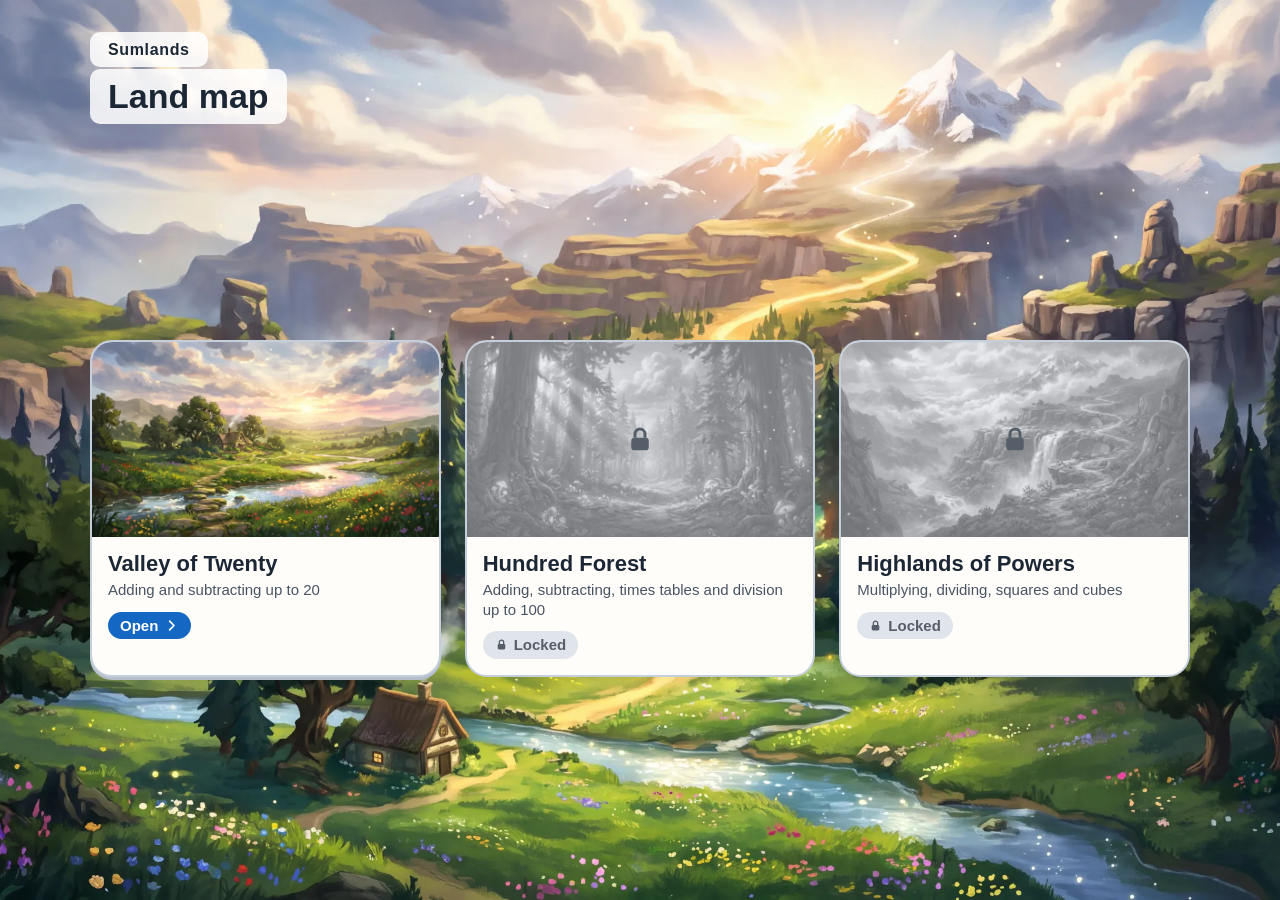
<file: sumlands/index.html>
<!doctype html>
<html lang="pl">
  <head>
    <meta charset="UTF-8" />
    <meta name="viewport" content="width=device-width, initial-scale=1, viewport-fit=cover" />
    <title>Sumlands</title>
    <script type="module" crossorigin src="./assets/index-D-7UfWd8.js"></script>
    <link rel="stylesheet" crossorigin href="./assets/index-p4tVQnM0.css">
  </head>
  <body>
    <div id="root"></div>
  </body>
</html>
</file>
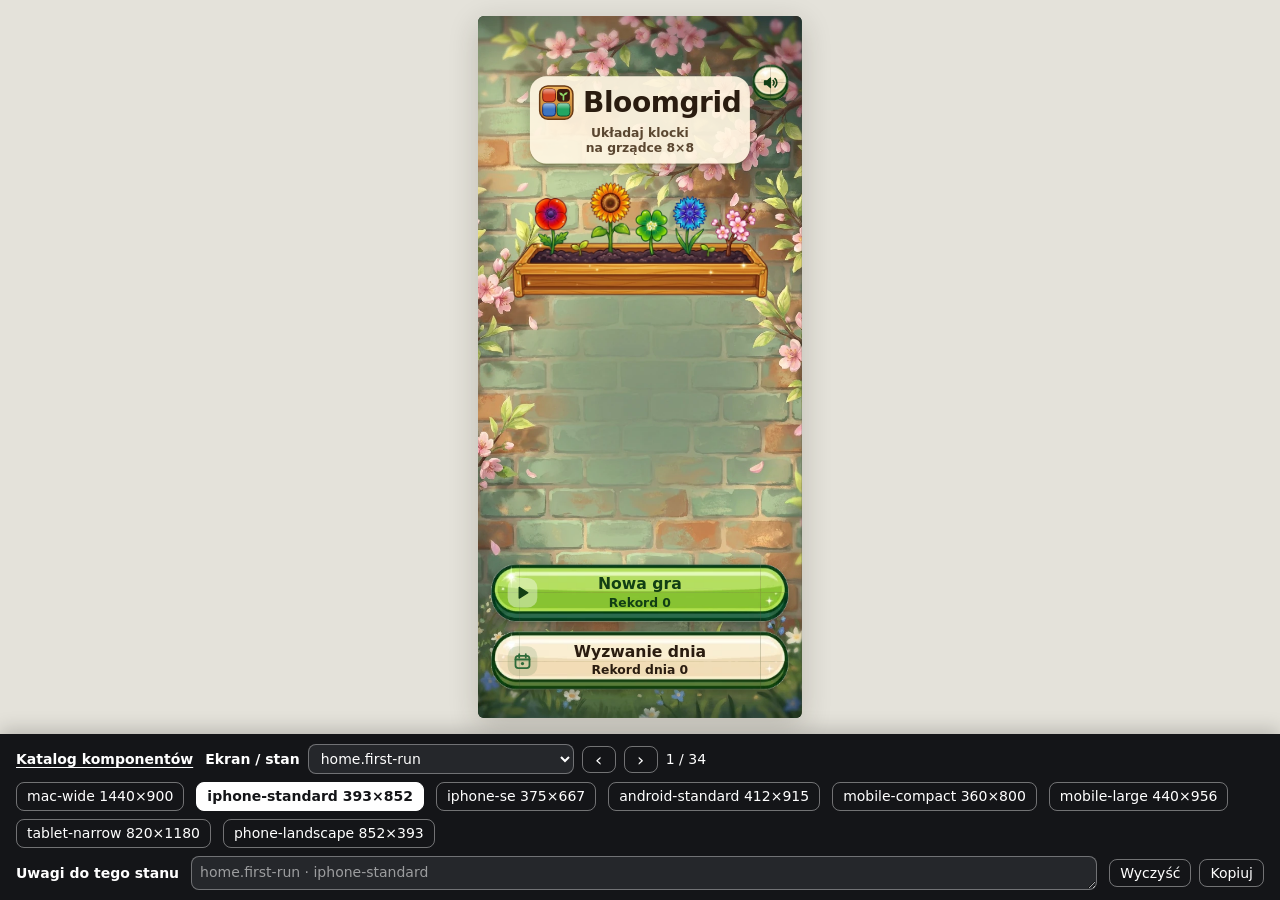
<file: prototype/bloomgrid/index.html>
<!doctype html>
<html lang="pl">
<head>
<meta charset="utf-8">
<meta name="viewport" content="width=device-width,initial-scale=1,viewport-fit=cover">
<meta name="color-scheme" content="light">
<title>Bloomgrid — prototyp r6</title>
<link rel="stylesheet" href="assets/bloomgrid.css">
<script src="assets/bloomgrid-rules.js"></script>
<script src="assets/bloomgrid-ui.js"></script>
</head>
<body class="bg-page">
<div id="app"></div>
<script>
(async function () {
  'use strict';
  var h = BG.h, app = document.getElementById('app');
  /* Stan = ekran + scenariusz z fixture (klucz: state_id bez sufiksu „.en”). Plansza, trójka, wynik, rekordy i teksty pochodzą z fixture. */
  var SCREEN = { home: 'screen.home', game: 'screen.game' };
  var ALLOWED = ['mode', 'state', 'target', 'capture_scenario'];
  var CAPTURE_SCENARIOS = {};

  function fail(msg) {
    document.body.className = 'bg-page';
    app.replaceChildren(h('div', { 'class': 'bg-error', role: 'alert', 'data-prototype-error': 'true' }, 'Błąd renderu prototypu: ' + msg));
    throw new Error(msg);
  }
  async function load(url) {
    var r = await fetch(url, { cache: 'no-store' });
    if (!r.ok) throw new Error(url + ' → HTTP ' + r.status);
    return r.json();
  }

  var q = new URLSearchParams(location.search);
  q.forEach(function (_, k) {
    if (ALLOWED.indexOf(k) < 0) fail('nieznany parametr „' + k + '”');
    if (q.getAll(k).length > 1) fail('parametr „' + k + '” podany więcej niż raz');
  });

  var manifest, fixtures;
  try { manifest = await load('prototype-manifest.json'); fixtures = await load('assets/fixtures.json'); }
  catch (e) { fail('nie można wczytać manifestu lub fixture (' + e.message + '). Uruchom paczkę przez lokalny serwer HTTP — zob. README.md'); }

  var noParams = Array.from(q.keys()).length === 0;
  var mode = noParams ? 'user_preview' : q.get('mode');
  if (mode !== 'capture' && mode !== 'user_preview') fail('nieznany lub brakujący tryb „' + mode + '”');
  var stateId = q.get('state'), targetId = q.get('target');
  if (mode === 'capture' && (!stateId || !targetId)) fail('mode=capture wymaga parametrów state i target');
  if (mode === 'user_preview') { stateId = stateId || manifest.states[0].state_id; targetId = targetId || 'iphone-standard'; }
  var st = manifest.states.filter(function (x) { return x.state_id === stateId; })[0];
  if (!st) fail('nieznany stan „' + stateId + '”');
  var tg = manifest.targets.filter(function (x) { return x.target_id === targetId; })[0];
  if (!tg) fail('nieznany target „' + targetId + '”');
  if (st.target_ids && st.target_ids.indexOf(targetId) < 0) fail('niedozwolona para stanu „' + stateId + '” i targetu „' + targetId + '”');
  var scenario = q.get('capture_scenario');
  if (scenario !== null) {
    if (mode !== 'capture') fail('capture_scenario jest dozwolony tylko w mode=capture');
    if (!CAPTURE_SCENARIOS[stateId] || CAPTURE_SCENARIOS[stateId].indexOf(scenario) < 0) fail('nieobsługiwany capture_scenario „' + scenario + '” dla stanu „' + stateId + '”');
  }
  var fx = fixtures.fixtures && fixtures.fixtures[st.fixture_id];
  if (!fx) fail('fixture „' + st.fixture_id + '” nie istnieje w assets/fixtures.json');
  var en = /\.en$/.test(stateId), key = stateId.replace(/\.en$/, '');
  var sc = fx.scenarios && fx.scenarios[key];
  if (!sc || !SCREEN[sc.screen]) fail('brak scenariusza „' + key + '” w fixture „' + st.fixture_id + '”');
  document.documentElement.lang = fx.locale;

  var geo = BG.geometry(tg);
  /* Tło sceny (Q104): ekran startowy — stałe; wyzwanie dnia — z daty ciągu (fixture daily_date_iso);
     gra klasyczna — losowane przy każdej grze, w prototypie wynik losowania zapisany w scenariuszu stanu (pole background). */
  var background = sc.screen === 'home' ? BG.HOME_BACKGROUND : sc.mode === 'daily' ? BG.dailyBackground(fx.daily_date_iso) : sc.background;
  if (BG.CIRCLE.indexOf(background) < 0) fail('brak albo nieznane tło sceny dla stanu „' + key + '” (' + background + ')');
  var surface = h('div', {
    'class': 'bg-surface ' + (geo.wide ? 'bg-wide' : 'bg-phone') + (geo.layout === 'landscape' ? ' bg-land' : '') + (tg.height > tg.width ? ' is-portrait' : ' is-landscape') + (mode === 'user_preview' ? ' bg-anim' : ''),
    'data-background': background,
    /* r6 (Q177–Q181): układ dopasowany do wysokości okna (phone | phone-merged | landscape | wide) i jego odstępy. */
    'data-layout': geo.layout,
    'data-game-mode': sc.screen === 'game' ? sc.mode : null,
    'data-element-id': 'element.product-work-surface',
    'data-screen-id': SCREEN[sc.screen],
    'data-state-id': stateId,
    'data-target-id': targetId,
    'data-fixture-id': st.fixture_id,
    style: { width: tg.width + 'px', height: tg.height + 'px', '--pad-t': geo.sp.t + 'px', '--pad-b': geo.sp.b + 'px', '--pad-x': geo.padX + 'px',
      '--score-gap': (geo.sp.s || 0) + 'px', '--tray-gap': (geo.sp.g || 0) + 'px', '--min-h': geo.minH + 'px', '--board-w': geo.boardW + 'px', '--side-w': (geo.sideW || 380) + 'px', '--content-w': (geo.wide ? 380 : geo.colW - 2 * geo.padX) + 'px' }
  });

  function urlFor(s, t) { var u = new URLSearchParams(); u.set('mode', 'user_preview'); u.set('state', s); u.set('target', t); return '?' + u.toString(); }
  var toast = null, toastTimer = null;
  function say(msg) {
    if (!toast) return;
    toast.textContent = msg; clearTimeout(toastTimer);
    toastTimer = setTimeout(function () { toast.textContent = ''; }, 3600);
  }
  var known = manifest.states.map(function (s) { return s.state_id; });
  /* Nawigacja klikalnego prototypu (tylko user_preview): przejście do stanu paczki, w wersji językowej bieżącego stanu, gdy istnieje. */
  var nav = {
    live: mode === 'user_preview',
    go: function (s) {
      if (mode !== 'user_preview') return;
      var target = en && known.indexOf(s + '.en') >= 0 ? s + '.en' : s;
      if (known.indexOf(target) < 0) { say('Akcja → ' + s + ' (stan poza paczką)'); return; }
      location.search = urlFor(target, targetId);
    },
    say: function (m) { if (mode === 'user_preview') say(m); }
  };
  /* Ekran leży w przewijanym obszarze (r2: niskie okno przewija stronę); nakładki i przeciągany klocek leżą na powierzchni. */
  var scroller = h('div', { 'class': 'bg-scroll' });
  surface.append(scroller);
  var ctx = { fx: fx, sc: sc, S: fx.strings, loc: fx.locale, geo: geo, nav: nav, surface: surface, root: scroller };
  var view = sc.screen === 'home' ? renderHome(surface, ctx) : renderGame(surface, ctx);

  if (mode === 'capture') {
    document.body.className = 'bg-capture';
    app.append(surface);
  } else {
    if (noParams || q.get('mode') !== 'user_preview' || !q.get('state') || !q.get('target')) history.replaceState(null, '', urlFor(stateId, targetId));
    var stage = h('div', { 'class': 'bg-stage' }, surface);
    var box = h('div', { 'class': 'bg-stage-box' }, stage);
    toast = h('div', { 'class': 'bg-toast', role: 'status', 'aria-live': 'polite', 'data-prototype-tool': 'preview-toast' });
    var bar = BG.previewToolbar({
      catalogHref: 'catalog.html?target=' + encodeURIComponent(targetId),
      states: manifest.states.map(function (s) { return { state_id: s.state_id, screen_id: SCREEN[(fixtures.fixtures[s.fixture_id].scenarios[s.state_id.replace(/\.en$/, '')] || {}).screen] }; }),
      stateId: stateId, targetId: targetId, noteStateId: stateId, targets: manifest.targets,
      onState: function (s) { location.search = urlFor(s, targetId); },
      onTarget: function (t) { location.search = urlFor(stateId, t); }
    });
    app.append(h('div', { 'class': 'bg-preview' }, box), toast, bar);
    var fit = function () {
      var bh = bar.offsetHeight;
      document.body.style.paddingBottom = bh + 'px';
      toast.style.bottom = (bh + 10) + 'px';
      var k = Math.min(1, (window.innerWidth - 32) / tg.width, (window.innerHeight - bh - 32) / tg.height);
      k = Math.max(k, 0.1);
      stage.style.transform = 'scale(' + k + ')';
      box.style.width = Math.round(tg.width * k) + 'px';
      box.style.height = Math.round(tg.height * k) + 'px';
      if (view && view.layout) view.layout();
    };
    fit(); window.addEventListener('resize', fit);
    if (window.ResizeObserver) new ResizeObserver(fit).observe(bar);
  }

  await BG.preload();
  if (document.fonts && document.fonts.ready) await document.fonts.ready;
  if (view && view.layout) view.layout();
  surface.setAttribute('data-prototype-ready', 'true');
  if (mode === 'user_preview' && view && view.focus) view.focus();

  /* screen.home (R-3.1, R-4.6) */
  function renderHome(surface, ctx) {
    var S = ctx.S, loc = ctx.loc, sc = ctx.sc, wide = ctx.geo.wide;
    var screen = h('div', { 'class': 'bg-screen bg-home' });
    var rec = sc.records;
    var metaRec = BG.fmt(S.meta_record, { n: BG.num(rec.classic, loc) });
    var metaDaily = BG.fmt(S.meta_daily, { date: S.daily_date, n: BG.num(rec.daily, loc) });
    screen.append(h('div', { 'class': 'bg-home-top' },
      BG.wordmark({ elementId: 'element.home.wordmark', S: S, style: wide ? { '--wm-fs': '48px', '--mark': '60px' } : null }),
      h('img', { 'class': 'bg-home-hero', src: 'assets/img/home-hero.webp', alt: '', draggable: 'false', width: '320', height: '160' })));
    var actions = h('div', { 'class': 'bg-home-actions' });
    if (sc.notice === 'read-error') actions.append(BG.alert({ variant: 'read-error', S: S, elementId: 'element.home.read-error' }));
    if (sc.saved) actions.append(BG.menuButton({ elementId: 'element.home.continue', variant: 'primary', icon: 'resume', label: S.continue, meta: BG.fmt(S.meta_saved, { n: BG.num(sc.saved.score, loc) }),
      interactionId: 'interaction.home.continue', action: 'tap', expected: 'navigate game.classic-resumed: zapisana gra klasyczna (plansza, trójka, wynik, seria, dalszy ciąg klocków; R-4.2)', onClick: function () { ctx.nav.go('game.classic-resumed'); } }));
    actions.append(BG.menuButton({ elementId: 'element.home.new-game', variant: sc.saved ? 'secondary' : 'primary', icon: 'play', label: S.new_game, meta: metaRec,
      interactionId: 'interaction.home.new-game', action: 'tap', expected: 'navigate game.classic-start' + (sc.saved ? '; usuwa zapisaną grę bez potwierdzenia, rekord bez zmian (R-4.4)' : ''), onClick: function () { ctx.nav.go('game.classic-start'); } }));
    actions.append(BG.menuButton({ elementId: 'element.home.daily', variant: 'secondary', icon: 'calendar', label: S.daily, meta: metaDaily,
      interactionId: 'interaction.home.daily', action: 'tap', expected: 'navigate game.daily-start: od pierwszej trójki ciągu bieżącej daty (R-3.2, R-3.3)', onClick: function () { ctx.nav.go('game.daily-start'); } }));
    screen.append(wide ? h('div', { 'class': 'bg-home-mid' }, actions) : actions);
    /* r5 (Q143): przełącznik dźwięku w prawym górnym rogu ekranu startowego. */
    screen.append(h('div', { 'class': 'bg-home-sound' }, soundToggle(ctx, 'element.home.sound', 'interaction.home.sound-toggle')));
    ctx.root.append(screen);
    return null;
  }

  /* component.sound-toggle (Q143): stan z fixture (sound: false = wyciszony), zmiana tylko w user_preview; dźwięku prototyp nie odtwarza. */
  function soundToggle(ctx, elementId, interactionId) {
    return BG.soundToggle({ elementId: elementId, S: ctx.S, on: ctx.sc.sound !== false, interactionId: interactionId, action: 'tap / klik',
      expected: 'przełącza dźwięk gry (aria-pressed true ↔ false, ikona głośnika ↔ przekreślonego głośnika); ustawienie zostaje po przeładowaniu i nie należy do zapisu gry',
      inert: !ctx.nav.live,
      onChange: function (on) { ctx.nav.say(on ? 'Dźwięk włączony (prototyp nie odtwarza dźwięku)' : 'Dźwięk wyciszony'); } });
  }

  /* screen.game */
  function renderGame(surface, ctx) {
    var S = ctx.S, loc = ctx.loc, geo = ctx.geo, sc = ctx.sc, daily = sc.mode === 'daily';
    var screen = h('div', { 'class': 'bg-screen' });
    var overlay = null, crash = null, levelApi = null;
    function closeOverlay() { if (overlay) { overlay.remove(); overlay = null; } }
    function openConfirm(focus) {
      closeOverlay();
      overlay = BG.dialog({ elementId: 'element.game.confirm', prefix: 'element.game.confirm.', S: S, row: geo.wide || geo.layout === 'landscape',
        onKeep: function () { closeOverlay(); }, onEnd: function () { ctx.nav.go('home.with-records'); } });
      surface.append(overlay);
      if (focus) overlay.querySelector('[data-element-id="element.game.confirm.keep"]').focus();
    }
    var recordBefore = daily ? sc.records.daily : sc.records.classic;
    function openOver(o, focus, live) {
      closeOverlay();
      endMarks();
      overlay = BG.gameOverPanel({ elementId: 'element.game.over', prefix: 'element.game.over.', S: S, loc: loc, mode: sc.mode, score: o.score, record: o.record, recordBefore: recordBefore, newRecord: o.newRecord, dailyInfo: o.dailyInfo, row: geo.wide || geo.layout === 'landscape',
        level: daily ? null : BG.levelOf(o.score), motif: daily ? null : BG.motifOf(circleStart, BG.levelOf(o.score)),
        onAgain: function () { ctx.nav.go(daily ? 'game.daily-start' : 'game.classic-start'); }, onHome: function () { ctx.nav.go('home.with-records'); } });
      surface.append(overlay);
      /* Nagłówek pod panelem zgadza się z panelem: po nowym rekordzie pokazuje nowy rekord (R-4.1, R-3.4);
         po podejściu zakończonym innego dnia nie pokazuje rekordu dnia (R-3.6). */
      if (daily && o.dailyInfo === 'new-available') record.el.remove();
      else if (o.newRecord) record.set(o.record);
      var card = overlay.querySelector('.bg-card');
      if (live) {
        /* Q131: panel przez 300 ms nie przyjmuje kliknięć, więc stuknięcie, które skróciło krok, nie uruchamia przycisku panelu. */
        card.inert = true; setTimeout(function () { card.inert = false; if (focus) overlay.querySelector('[data-element-id="element.game.over.play-again"]').focus(); }, 300);
        if (BG.fx.reduced()) BG.fx.fade(card); else BG.fx.play(card, 'fx-panel', 250);
        if (o.newRecord) BG.fx.rain(card, BG.fx.reduced());                                                       /* (8) */
      } else if (focus) overlay.querySelector('[data-element-id="element.game.over.play-again"]').focus();
    }
    /* Q129: oznaczenie klocków trójki i przygaszenie planszy — tylko w chwili końca gry (krok końca i pod panelem końca). */
    function endMarks() {
      board.el.classList.add('is-ended');
      tray.pieces.forEach(function (pe, i) {
        if (!pe) return;
        pe.setAttribute('data-variant', 'no-fit');
        pe.setAttribute('aria-label', pe.getAttribute('aria-label').replace(/( — .*)?$/, ' — ' + S.no_fit_sr));
        tray.slots[i].setAttribute('data-no-fit', 'true');
        if (!tray.slots[i].querySelector('.bg-nofit-mark')) tray.slots[i].append(h('span', { 'class': 'bg-nofit-mark', 'aria-hidden': 'true' }, BG.icon('no-fit', 16)));
      });
    }
    /* Krok końca gry (Q128, Q131): 1,5 s plansza i trójka z komunikatem nad trójką; stuknięcie, klik albo Esc pokazuje panel od razu.
       W mode=capture stan game.no-moves-* zostaje na tym kroku (bez timera). */
    var step = null;
    function openNoMoves(o, live) {
      endMarks();
      main.classList.add('is-ending');
      step = BG.noMovesStep({ elementId: 'element.game.no-moves', S: S, interactionId: 'interaction.game.no-moves-skip', action: 'tap / klik / Escape',
        expected: 'pokazuje panel końca gry od razu (bez czekania 1,5 s); to kliknięcie nie uruchamia przycisku panelu' });
      /* Warstwa leży na ekranie (przewija się razem z planszą i trójką, np. na phone-landscape) i pokrywa cały ekran. */
      screen.append(step);
      placeStep();
      if (!live) return;
      if (BG.fx.reduced()) BG.fx.fade(step._msg); else BG.fx.play(step._msg, 'fx-msg', 300);
      var done = false, timer;
      var show = function (e) {
        if (done) return; done = true;
        if (e) { e.preventDefault(); e.stopPropagation(); }
        clearTimeout(timer); document.removeEventListener('keydown', key, true);
        step.remove(); step = null; main.classList.remove('is-ending');
        openOver(o, true, true);
      };
      var key = function (e) { if (e.key === 'Escape') show(e); };
      step.addEventListener('click', show);
      document.addEventListener('keydown', key, true);
      timer = setTimeout(function () { show(null); }, BG.MOTION.step);
    }
    /* Komunikat nad górną krawędzią trójki (na mac-wide w miejscu paska serii i punktów, który w kroku jest ukryty). */
    function placeStep() {
      if (!step) return;
      var sr = screen.getBoundingClientRect(), k = sr.width / screen.offsetWidth || 1, tr = tray.el.getBoundingClientRect();
      step._msg.style.left = ((tr.left - sr.left) / k) + 'px';
      step._msg.style.width = (tr.width / k) + 'px';
      step._msg.style.top = ((tr.top - sr.top) / k - 12) + 'px';
    }
    var exit = BG.iconButton({
      elementId: 'element.game.exit', label: S.exit_label, icon: 'home', interactionId: 'interaction.game.exit', action: 'tap',
      expected: daily ? 'open component.dialog „' + S.confirm_title + '” (game.daily-exit-confirm)' : 'navigate home.resume-available bez pytania; gra zachowana do „' + S.continue + '” (R-3.5)',
      onClick: function () { if (!ctx.nav.live || overlay || crash) return; if (daily) openConfirm(true); else ctx.nav.go('home.resume-available'); }
    });
    var record = BG.scoreDisplay({ variant: 'record', label: daily ? S.record_daily : S.record, value: daily ? sc.records.daily : sc.records.classic, loc: loc, elementId: 'element.game.record' });
    var score = BG.scoreDisplay({ variant: 'score', label: S.score, value: sc.score, loc: loc, elementId: 'element.game.score' });
    score.el.style.setProperty('--score-fs', geo.wide ? '60px' : '40px');
    /* r3 (Q107): gra klasyczna to tryb domyślny — bez nazwy trybu w nagłówku; nazwa i data tylko w wyzwaniu dnia (wariant daily, Q108). */
    /* r5 (Q143): przełącznik dźwięku obok przycisku wyjścia (lewa grupa nagłówka; na mac-wide w siatce Q112). */
    var head = h('header', { 'class': 'bg-game-head' }, h('div', { 'class': 'bg-head-left' }, exit, soundToggle(ctx, 'element.game.sound', 'interaction.game.sound-toggle')),
      daily ? BG.modeLabel({ variant: 'daily', S: S, elementId: 'element.game.mode' }) : (levelApi = BG.levelLabel({ S: S, elementId: 'element.game.level', level: 1, motif: surface.getAttribute('data-background') })).el,
      record.el);
    var board = BG.board({ geo: geo, S: S, elementId: 'element.game.board', elementPrefix: 'element.game.board.' });
    var tray = BG.tray({ geo: geo, S: S, elementId: 'element.game.tray' });
    var strip = h('div', { 'class': 'bg-strip', style: { '--board-w': geo.boardW + 'px' } });
    var saveWrap = null;
    var scoreWrap = h('div', { 'class': 'bg-score-wrap' }, score.el);
    if (sc.alert === 'save-error') {
      /* r6 (Q201): gdy komunikat (76 px) się nie mieści, leży na wierszu wyniku w wariancie jednowierszowym — nigdy na przyciskach
         nagłówka, planszy ani trójce. */
      saveWrap = h('div', { 'class': 'bg-save-wrap' + (geo.saveOver ? ' is-over' : '') }, BG.alert({ variant: 'save-error', S: S, line: geo.saveOver, elementId: 'element.game.save-error', interactionId: 'interaction.game.save-retry',
        onAction: function () { if (!ctx.nav.live) return; saveWrap.remove(); ctx.nav.say('Symulacja: ponowny zapis udany — komunikat znika (R-4.5)'); } }));
      if (geo.saveOver) { scoreWrap.append(saveWrap); saveWrap = null; }
    }
    var main;
    if (geo.wide) {
      screen.append(head);
      main = h('div', { 'class': 'bg-game-main', style: { '--board-w': geo.boardW + 'px' } },
        board.el, h('div', { 'class': 'bg-side' }, scoreWrap, strip, tray.el, saveWrap));
    } else if (geo.layout === 'landscape') {
      /* Q180, Q200: telefon w poziomie — plansza po lewej, po prawej kolumna: nagłówek, wynik, pasek serii i punktów, trójka. */
      main = h('div', { 'class': 'bg-game-main', style: { '--board-w': geo.boardW + 'px' } },
        board.el, h('div', { 'class': 'bg-side' }, head, scoreWrap, strip, h('div', { 'class': 'bg-tray-wrap' }, tray.el), saveWrap));
    } else {
      screen.append(head);
      main = h('div', { 'class': 'bg-game-main', style: { '--board-w': geo.boardW + 'px' } },
        h('div', { 'class': 'bg-play' }, scoreWrap, strip, board.el),
        saveWrap, h('div', { 'class': 'bg-tray-wrap' }, tray.el));
    }
    screen.append(main);
    ctx.root.append(screen);

    /* Stan gry z fixture; klatka ruchu (move) liczona regułami z położenia przed ruchem. */
    var state = { board: BGRules.parseBoard(sc.board), tray: sc.tray.slice(), score: sc.score, combo: sc.combo, dry: sc.dry };
    var view = {};
    /* r6 (Q175): stany z ruchem (line-clear, color-bonus, combo) pokazują stan PO ruchu — plansza po czyszczeniu, punkty ruchu, seria;
       rozkwit jest tylko w katalogu (foundation.motion) i na żywo. */
    if (sc.move) {
      var res = BGRules.play(state, sc.move.slot, sc.move.row, sc.move.col, BGRules.rng(sc.seed));
      state = res.state;
      view.points = res.move.points;
      /* r6 (Q189, Q203): premia „Pusta grządka” z danych scenariusza (move.emptyBonus) — w sumie punktów ruchu, bez osobnego dopisku
         (premię pokazuje pochwała „Pusta grządka! +300”); punktacji prototyp nie liczy. */
      if (sc.move.emptyBonus) {
        view.points = Object.assign({}, res.move.points, { total: res.move.points.total + sc.move.emptyBonus });
        state.score += sc.move.emptyBonus;
      }
    }
    if (sc.drag) view.drag = sc.drag;
    /* Poziomy (Q147–Q153, tylko gra klasyczna): poziom z wyniku, motyw tła = tło stanu; początek kręgu wyliczony tak, żeby motyw poziomu był tłem stanu. */
    var level = BG.levelOf(state.score), circleStart = 0;
    if (!daily) {
      circleStart = ((BG.CIRCLE.indexOf(surface.getAttribute('data-background')) - (level - 1)) % 6 + 6) % 6;
      levelApi.set(level, BG.motifOf(circleStart, level));
    }
    function onLevelChange(newLevel) {
      var motif = BG.motifOf(circleStart, newLevel), red = BG.fx.reduced();
      levelApi.set(newLevel, motif);
      BG.fx.crossfade(surface, function () { surface.setAttribute('data-background', motif); }, red);                       /* (11) */
      BG.fx.levelUp(score.el.parentElement, BG.levelUpBadge({ S: S, level: newLevel, motif: motif, elementId: 'element.game.level-up' }), red); /* (10) na wyniku */
      if (red) BG.fx.fade(levelApi.el); else BG.fx.play(levelApi.el, 'fx-pop', BG.MOTION.pop);
    }
    var game = BG.play({
      /* Warstwą przeciąganego klocka jest ekran (przewija się razem z planszą), nie cała powierzchnia. */
      geo: geo, S: S, loc: loc, state: state, seed: sc.seed, surface: screen, interactive: true, view: view,
      board: board, tray: tray, score: score, strip: strip,
      ids: { piece: 'element.game.piece-', drag: 'interaction.game.drag-piece-', combo: 'element.game.combo', points: 'element.game.move-points', praise: 'element.game.praise' },
      animate: ctx.nav.live, levels: !daily,
      blocked: function () { return !ctx.nav.live || !!overlay || !!crash || !!step; },
      onMove: function (s, before) {
        if (!daily && BG.levelOf(s.score) > BG.levelOf(before)) onLevelChange(BG.levelOf(s.score));
      },
      onOver: function (s) {
        openNoMoves({ score: s.score, record: Math.max(recordBefore, s.score), newRecord: s.score > recordBefore, dailyInfo: 'until-midnight' }, true);
      }
    });
    if (sc.overlay === 'confirm') openConfirm(false);
    if (sc.over) openOver({ score: sc.score, record: sc.over.record, newRecord: sc.over.newRecord, dailyInfo: sc.over.dailyInfo }, false, false);
    /* game.level-up, game.level-up-praise: stała klatka awansu — nowe tło, etykieta poziomu i plakietka na wyniku (Q188: nie na planszy
       ani trójce); na żywo plakietka znika po 1,5 s. */
    if (sc.levelUp) {
      var lub = BG.levelUpBadge({ S: S, level: level, motif: BG.motifOf(circleStart, level), elementId: 'element.game.level-up' });
      score.el.parentElement.append(lub);
      if (ctx.nav.live) setTimeout(function () { lub.remove(); }, BG.MOTION.levelUp);
    }
    /* game.level-up-praise: pochwała z tego samego ruchu nad środkiem planszy (inne miejsce niż plakietka awansu); na żywo 800 ms. */
    if (sc.praise) {
      var pr = BG.praise({ S: S, lines: sc.praise, elementId: 'element.game.praise' });
      board.el.append(pr);
      if (ctx.nav.live) setTimeout(function () { pr.remove(); }, BG.MOTION.praise);
    }
    /* game.empty-garden (Q189, Q203): stan po ruchu, który opróżnił planszę — rozkwit na całej planszy i pochwała „Pusta grządka! +300”
       (pierwszeństwo przed „Świetnie!”/„Wspaniale!”); capture: stała klatka; user_preview: animacja (12) przy otwarciu stanu. */
    if (sc.emptyGarden) {
      var eg = BG.emptyGarden({ S: S, loc: loc, n: sc.move && sc.move.emptyBonus, elementId: 'element.game.praise' });
      if (ctx.nav.live) BG.fx.emptyGarden(board, eg, BG.fx.reduced());
      else { board.fx.append(BG.emptyBloomFrame(board)); board.el.append(eg); }
    }
    /* Stany game.no-moves-*: krok końca; w user_preview po 1,5 s (albo po stuknięciu) panel końca. */
    if (sc.noMoves) openNoMoves({ score: sc.score, record: Math.max(recordBefore, sc.score), newRecord: sc.score > recordBefore, dailyInfo: 'until-midnight' }, ctx.nav.live);
    if (sc.alert === 'crash') {
      crash = h('div', { 'class': 'bg-crash' }, BG.alert({ variant: 'crash', S: S, elementId: 'element.app.crash', interactionId: 'interaction.app.crash-restart',
        onAction: function () { ctx.nav.go('home.resume-available'); } }));
      surface.append(crash);
    }
    return {
      layout: function () { game.layout(); placeStep(); },
      focus: function () {
        var f = surface.querySelector('[data-element-id="element.game.confirm.keep"], [data-element-id="element.game.over.play-again"]');
        if (f) f.focus();
      }
    };
  }
})();
</script>
</body>
</html>
</file>
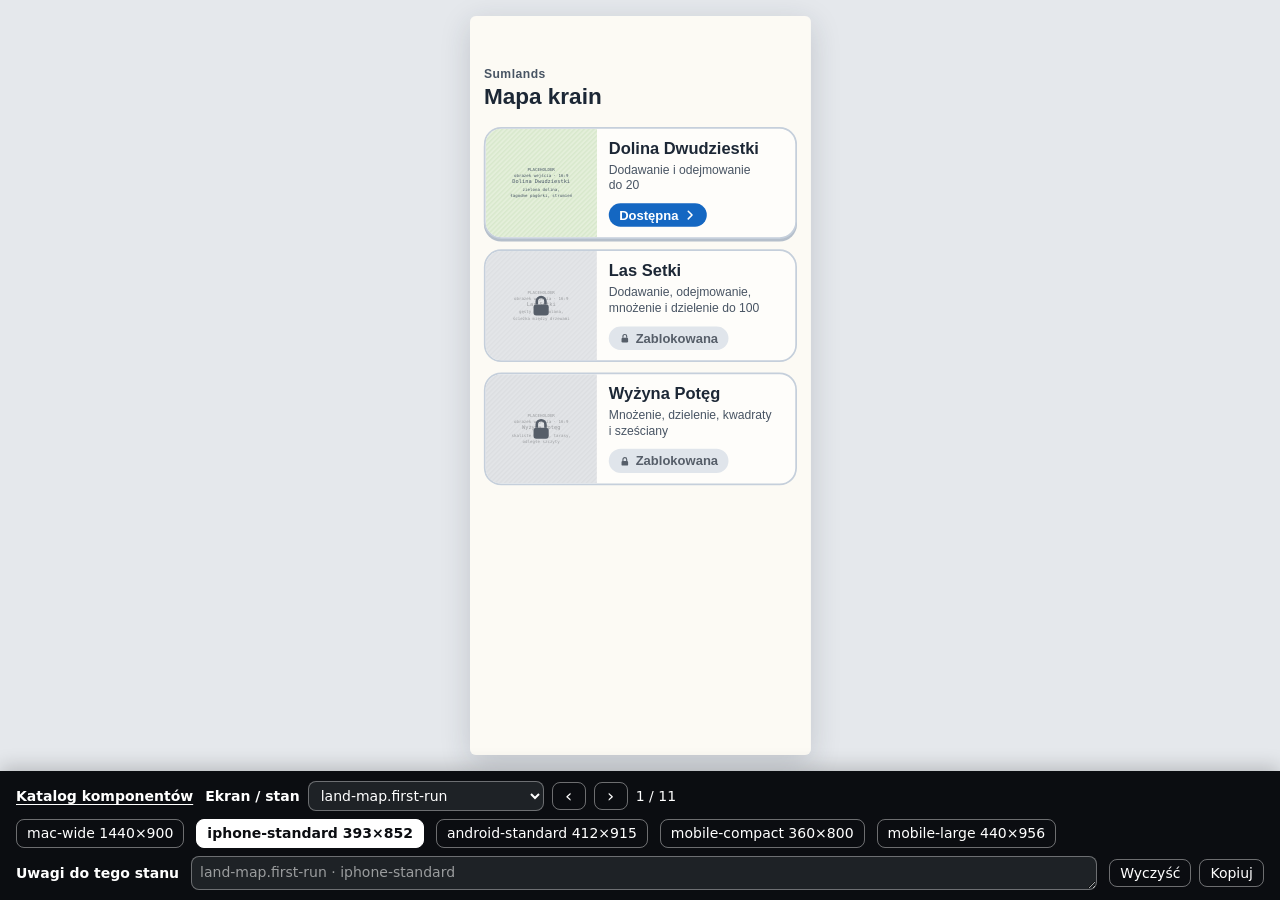
<file: prototype/sumlands/index.html>
<!doctype html>
<html lang="pl">
<head>
<meta charset="utf-8">
<meta name="viewport" content="width=device-width,initial-scale=1,viewport-fit=cover">
<title>Sumlands — prototyp r1</title>
<link rel="stylesheet" href="assets/sumlands.css">
<script src="assets/sumlands-ui.js"></script>
</head>
<body class="sl-page">
<div id="app"></div>
<script>
(async function () {
  'use strict';
  var h = SL.h, app = document.getElementById('app');
  /* Stany: ekran + opis sytuacji. Dane (krainy, poziom, listy działań, teksty) pochodzą z fixture. */
  var STATES = {
    'land-map.first-run':      { screen: 'screen.land-map', render: renderMap,   init: { lands: ['available', 'locked', 'locked'] } },
    'land-map.first-run.en':   { screen: 'screen.land-map', render: renderMap,   init: { lands: ['available', 'locked', 'locked'] } },
    'land-map.two-lands-open': { screen: 'screen.land-map', render: renderMap,   init: { lands: ['completed', 'available', 'locked'] } },
    'land-map.all-complete':   { screen: 'screen.land-map', render: renderMap,   init: { lands: ['completed', 'completed', 'completed'], comingSoon: true } },
    'land.valley-in-progress': { screen: 'screen.land',     render: renderLand,  init: { land: 'land.valley', levels: ['completed', 'completed', 'completed', 'available', 'locked', 'locked', 'locked', 'locked', 'locked', 'locked'] } },
    'level.start':             { screen: 'screen.level',    render: renderLevel, init: {} },
    'level.start.en':          { screen: 'screen.level',    render: renderLevel, init: {} },
    'level.drawing':           { screen: 'screen.level',    render: renderLevel, init: { path: [2, 3], tailTowards: 4 } },
    'level.miss':              { screen: 'screen.level',    render: renderLevel, init: { path: [2, 3], revealed: 'miss' } },
    'level.hit':               { screen: 'screen.level',    render: renderLevel, init: { hits: [11], lastSum: 11 } },
    'level.complete':          { screen: 'screen.level',    render: renderLevel, init: { hits: [11, 17, 14], lastSum: 14, complete: true } }
  };
  var ALLOWED = ['mode', 'state', 'target', 'capture_scenario'];
  var CAPTURE_SCENARIOS = {};

  function fail(msg) {
    document.body.className = 'sl-page';
    app.replaceChildren(h('div', { 'class': 'sl-error', role: 'alert', 'data-prototype-error': 'true' }, 'Błąd renderu prototypu: ' + msg));
    throw new Error(msg);
  }
  async function load(url) {
    var r = await fetch(url, { cache: 'no-store' });
    if (!r.ok) throw new Error(url + ' → HTTP ' + r.status);
    return r.json();
  }

  var q = new URLSearchParams(location.search);
  q.forEach(function (_, k) {
    if (ALLOWED.indexOf(k) < 0) fail('nieznany parametr „' + k + '”');
    if (q.getAll(k).length > 1) fail('parametr „' + k + '” podany więcej niż raz');
  });

  var manifest, fixtures;
  try { manifest = await load('prototype-manifest.json'); fixtures = await load('assets/fixtures.json'); }
  catch (e) { fail('nie można wczytać manifestu lub fixture (' + e.message + '). Uruchom paczkę przez lokalny serwer HTTP — zob. README.md'); }

  var noParams = Array.from(q.keys()).length === 0;
  var mode = noParams ? 'user_preview' : q.get('mode');
  if (mode !== 'capture' && mode !== 'user_preview') fail('nieznany lub brakujący tryb „' + mode + '”');
  var stateId = q.get('state'), targetId = q.get('target');
  if (mode === 'capture' && (!stateId || !targetId)) fail('mode=capture wymaga parametrów state i target');
  if (mode === 'user_preview') { stateId = stateId || manifest.states[0].state_id; targetId = targetId || 'iphone-standard'; }
  var st = manifest.states.filter(function (x) { return x.state_id === stateId; })[0];
  if (!st) fail('nieznany stan „' + stateId + '”');
  var tg = manifest.targets.filter(function (x) { return x.target_id === targetId; })[0];
  if (!tg) fail('nieznany target „' + targetId + '”');
  if (st.target_ids && st.target_ids.indexOf(targetId) < 0) fail('niedozwolona para stanu „' + stateId + '” i targetu „' + targetId + '”');
  var scenario = q.get('capture_scenario');
  if (scenario !== null) {
    if (mode !== 'capture') fail('capture_scenario jest dozwolony tylko w mode=capture');
    if (!CAPTURE_SCENARIOS[stateId] || CAPTURE_SCENARIOS[stateId].indexOf(scenario) < 0) fail('nieobsługiwany capture_scenario „' + scenario + '” dla stanu „' + stateId + '”');
  }
  var fx = fixtures.fixtures && fixtures.fixtures[st.fixture_id];
  if (!fx) fail('fixture „' + st.fixture_id + '” nie istnieje w assets/fixtures.json');
  var def = STATES[stateId];
  if (!def) fail('brak renderera stanu „' + stateId + '”');
  document.documentElement.lang = fx.locale;

  var wide = tg.width >= 1000;
  var surface = h('div', {
    'class': 'sl-surface ' + (wide ? 'sl-wide' : 'sl-phone'),
    'data-element-id': 'element.product-work-surface',
    'data-screen-id': def.screen,
    'data-state-id': stateId,
    'data-target-id': targetId,
    'data-fixture-id': st.fixture_id,
    style: { width: tg.width + 'px', height: tg.height + 'px' }
  });

  function urlFor(s, t) { var u = new URLSearchParams(); u.set('mode', 'user_preview'); u.set('state', s); u.set('target', t); return '?' + u.toString(); }
  var toast = null, toastTimer = null;
  function say(msg) {
    if (!toast) return;
    toast.textContent = msg; clearTimeout(toastTimer);
    toastTimer = setTimeout(function () { toast.textContent = ''; }, 3200);
  }
  /* Nawigacja klikalnego prototypu: w user_preview przechodzi do stanu z paczki; cel spoza paczki → komunikat. */
  var nav = {
    go: function (s, note) {
      if (mode !== 'user_preview') return;
      if (note) { try { sessionStorage.setItem('sumlands.prototype.toast', note); } catch (_) {} }
      location.search = urlFor(s, targetId);
    },
    outside: function (dest) { say('Akcja → ' + dest + ' (stan poza paczką r1)'); }
  };
  def.render(surface, { fx: fx, S: fx.strings, target: tg, wide: wide, init: def.init, nav: nav });

  if (mode === 'capture') {
    document.body.className = 'sl-capture';
    app.append(surface);
  } else {
    if (noParams || q.get('mode') !== 'user_preview' || !q.get('state') || !q.get('target')) history.replaceState(null, '', urlFor(stateId, targetId));
    var stage = h('div', { 'class': 'sl-stage' }, surface);
    var box = h('div', { 'class': 'sl-stage-box' }, stage);
    toast = h('div', { 'class': 'sl-toast', role: 'status', 'aria-live': 'polite', 'data-prototype-tool': 'preview-toast' });
    var screenOf = {}; Object.keys(STATES).forEach(function (k) { screenOf[k] = STATES[k].screen; });
    var bar = SL.previewToolbar({
      catalogHref: 'catalog.html?target=' + encodeURIComponent(targetId),
      states: manifest.states.map(function (s) { return { state_id: s.state_id, screen_id: screenOf[s.state_id] }; }),
      stateId: stateId, targetId: targetId, noteStateId: stateId, targets: manifest.targets,
      onState: function (s) { location.search = urlFor(s, targetId); },
      onTarget: function (t) { location.search = urlFor(stateId, t); }
    });
    var preview = h('div', { 'class': 'sl-preview' }, box);
    app.append(preview, toast, bar);
    var fit = function () {
      var bh = bar.offsetHeight;
      document.body.style.paddingBottom = bh + 'px';
      toast.style.bottom = (bh + 10) + 'px';
      var k = Math.min(1, (window.innerWidth - 32) / tg.width, (window.innerHeight - bh - 32) / tg.height);
      k = Math.max(k, 0.1);
      stage.style.transform = 'scale(' + k + ')';
      box.style.width = Math.round(tg.width * k) + 'px';
      box.style.height = Math.round(tg.height * k) + 'px';
    };
    fit(); window.addEventListener('resize', fit);
    if (window.ResizeObserver) new ResizeObserver(fit).observe(bar);
    try { var pending = sessionStorage.getItem('sumlands.prototype.toast'); if (pending) { sessionStorage.removeItem('sumlands.prototype.toast'); say(pending); } } catch (_) {}
  }

  await Promise.all(Array.from(surface.querySelectorAll('img')).map(function (i) { return i.decode().catch(function () {}); }));
  if (document.fonts && document.fonts.ready) await document.fonts.ready;
  surface.setAttribute('data-prototype-ready', 'true');

  /* screen.land-map */
  function renderMap(surface, ctx) {
    var S = ctx.S, init = ctx.init;
    var screen = h('div', { 'class': 'sl-screen' });
    screen.append(h('header', { 'class': 'sl-map-head' },
      h('span', { 'class': 'sl-app-name', 'data-element-id': 'element.land-map.app-name' }, S.app_name),
      h('h1', { 'class': 'sl-map-title', 'data-element-id': 'element.land-map.title' }, S.map_title)));
    if (init.comingSoon) {
      screen.append(h('section', { 'class': 'sl-notice', role: 'status', 'data-element-id': 'element.land-map.coming-soon' },
        h('span', { 'class': 'sl-notice-ic', 'aria-hidden': 'true' }, SL.icon('check', 22)),
        h('h2', {}, S.coming_soon)));
    }
    screen.append(h('ul', { 'class': 'sl-lands', 'data-element-id': 'element.land-map.lands' },
      ctx.fx.lands.map(function (land, i) {
        var v = init.lands[i], n = i + 1;
        var expected = v === 'locked' ? 'brak efektu (kraina zablokowana)' : 'navigate screen.land (' + land.land_id + ')';
        return h('li', {}, SL.landCard({
          land: land, variant: v, layout: ctx.wide ? 'column' : 'row', strings: S,
          elementId: 'element.land-map.land-' + n, interactionId: 'interaction.land-map.open-land-' + n, action: 'tap', expected: expected,
          onClick: function () {
            if (v === 'locked') return;
            if (land.land_id === 'land.valley') ctx.nav.go('land.valley-in-progress', v === 'completed' || stateId !== 'land-map.first-run' ? 'Pokazano land.valley-in-progress — jedyny stan screen.land w paczce r1' : null);
            else ctx.nav.outside('screen.land · ' + land.name);
          }
        }));
      })));
    surface.append(screen);
  }

  /* screen.land */
  function renderLand(surface, ctx) {
    var S = ctx.S, init = ctx.init;
    var land = ctx.fx.lands.filter(function (l) { return l.land_id === init.land; })[0];
    var screen = h('div', { 'class': 'sl-screen' });
    screen.append(h('header', { 'class': 'sl-land-head' },
      SL.backButton({ elementId: 'element.land.back', label: S.back_to_map, interactionId: 'interaction.land.back', action: 'tap', expected: 'navigate screen.land-map', onClick: function () { ctx.nav.go('land-map.first-run'); } }),
      h('div', { 'class': 'sl-land-titles' },
        h('h1', { 'class': 'sl-land-title', 'data-element-id': 'element.land.title' }, land.name),
        h('span', { 'class': 'sl-land-sub', 'data-element-id': 'element.land.topic' }, land.topic))));
    var hero = h('div', { 'class': 'sl-land-hero', 'data-element-id': 'element.land.image' }, h('img', { src: land.entry_image, alt: '', draggable: 'false' }));
    var levels = h('div', {},
      h('h2', { 'class': 'sl-levels-label', id: 'sl-levels-label' }, S.levels_label),
      h('ul', { 'class': 'sl-levels', 'data-element-id': 'element.land.levels', 'aria-labelledby': 'sl-levels-label' },
        init.levels.map(function (v, i) {
          var n = i + 1;
          var expected = v === 'locked' ? 'brak efektu (poziom zablokowany)' : 'navigate screen.level (' + land.land_id + ', poziom ' + n + ')' + (v === 'completed' ? ', gra od początku' : '');
          return h('li', {}, SL.levelButton({
            n: n, variant: v, wide: ctx.wide, strings: S,
            elementId: 'element.land.level-' + n, interactionId: 'interaction.land.open-level-' + n, action: 'tap', expected: expected,
            onClick: function () {
              if (v === 'locked') return;
              if (n === ctx.fx.level.level_number) ctx.nav.go('level.start');
              else ctx.nav.outside('screen.level · ' + SL.fmt(S.level_label, { n: n }));
            }
          }));
        })));
    if (ctx.wide) screen.append(h('div', { 'class': 'sl-land-main' }, hero, levels));
    else screen.append(hero, levels);
    surface.append(screen);
  }

  /* screen.level */
  function renderLevel(surface, ctx) {
    var fx = ctx.fx, S = ctx.S, lv = fx.level, target = ctx.target, init = ctx.init, wide = ctx.wide;
    var land = fx.lands.filter(function (l) { return l.land_id === lv.land_id; })[0];
    surface.append(h('img', { 'class': 'sl-bg', src: land.level_bg, alt: '', 'aria-hidden': 'true', draggable: 'false', 'data-element-id': 'element.level.background' }));

    var hits = init.hits || [];
    var remaining = lv.targets.filter(function (v) { return hits.indexOf(v) < 0; });
    var targetEls = lv.targets.map(function (v, i) { return SL.target({ value: v, variant: hits.indexOf(v) >= 0 ? 'hit' : 'to-hit', elementId: 'element.level.target-' + (i + 1), strings: S }); });
    var targetsList = h('ul', { 'class': 'sl-targets', 'data-element-id': 'element.level.targets', 'aria-label': S.targets_label }, targetEls);
    var size = wide ? 460 : Math.min(target.width - 40, 344);
    var ops = SL.rules.wheelFor(lv, remaining.length ? remaining : [init.lastSum]);
    var initResult = { variant: 'pending', sum: null };
    var wheelInit = {};
    if (init.path) {
      wheelInit.path = init.path.slice();
      if (init.revealed) {
        wheelInit.revealed = init.revealed;
        var ev = SL.rules.evaluate(ops, init.path, remaining);
        initResult = { variant: ev.kind, sum: ev.sum };
      } else if (init.tailTowards !== undefined) {
        var g = SL.geom(size), a = g.centers[init.path[init.path.length - 1]], b = g.centers[init.tailTowards];
        wheelInit.tail = { x: a.x + (b.x - a.x) * 0.55, y: a.y + (b.y - a.y) * 0.55 + 6 };
      }
    } else if (init.lastSum) initResult = { variant: 'hit', sum: init.lastSum };
    if (init.complete) wheelInit.inactive = true;
    var result = SL.pathResult({ elementId: 'element.level.path-result', variant: initResult.variant, sum: initResult.sum, strings: S });

    var wheel = SL.createWheel({
      ops: ops, size: size, loc: fx.locale, strings: S, interactive: true, initial: wheelInit,
      elementId: 'element.level.wheel', elementPrefix: 'element.level.',
      interactionId: 'interaction.level.draw-path', action: 'draw-path',
      expected: 'dotknięcie płytki zaczyna ścieżkę (płytka: in-path, wynik: pending); wejście w 70% promienia innej płytki dodaje ją; powrót na poprzednią płytkę usuwa ostatnią; wyjście poza koło z przyciśnięciem nie przerywa; wyjście kursora poza okno anuluje bez oceny; puszczenie: ≥2 płytki → wyniki płytek i suma (hit: liczba celu zbita, po 0,9 s nowa lista 7 działań; miss: ta sama lista), 1 płytka → too-short',
      onStart: function () { SL.setResult(result, 'pending', null, S); },
      onRelease: function (path) {
        if (!path.length) return;
        var r = SL.rules.evaluate(ops, path, remaining);
        if (r.kind === 'too-short') { wheel.set({ path: [], revealed: false }); SL.setResult(result, 'too-short', null, S); return; }
        wheel.set({ revealed: r.kind });
        SL.setResult(result, r.kind, r.sum, S);
        if (r.kind !== 'hit') return;
        for (var i = 0; i < targetEls.length; i++) {
          if (lv.targets[i] === r.sum && targetEls[i].getAttribute('data-variant') === 'to-hit') { SL.setTarget(targetEls[i], 'hit', r.sum, S); break; }
        }
        remaining.splice(remaining.indexOf(r.sum), 1);
        wheel.set({ inactive: true });
        setTimeout(function () {
          if (!remaining.length) { wheel.set({ path: [], revealed: false }); showComplete(); return; }
          ops = SL.rules.wheelFor(lv, remaining);
          wheel.swap(ops, 300, function () { wheel.set({ inactive: false }); });
        }, 900);
      }
    });

    var header = h('header', { 'class': 'sl-level-header' },
      SL.backButton({ elementId: 'element.level.back', label: S.back_to_land, interactionId: 'interaction.level.back', action: 'tap', expected: 'navigate screen.land (' + land.land_id + ') bez potwierdzenia; poziom przy powrocie zaczyna się od nowa', onClick: function () { ctx.nav.go('land.valley-in-progress'); } }),
      h('div', { 'class': 'sl-level-title', 'data-element-id': 'element.level.title' },
        h('span', { 'class': 'sl-level-land' }, land.name),
        h('h1', { 'class': 'sl-level-name' }, SL.fmt(S.level_label, { n: lv.level_number }))));
    var wheelWrap = h('div', { 'class': 'sl-wheel-wrap' }, wheel.el);
    var content = h('div', { 'class': 'sl-level' });
    if (wide) content.append(header, h('div', { 'class': 'sl-level-main' }, h('div', { 'class': 'sl-left' }, targetsList, result), wheelWrap));
    else content.append(header, targetsList, h('div', { 'class': 'sl-spacer' }), result, wheelWrap);
    surface.append(content);
    if (init.complete) showComplete(true);

    function showComplete(isStatic) {
      var next = lv.level_number + 1;
      surface.append(h('div', { 'class': 'sl-complete', 'data-element-id': 'element.level.complete', role: 'dialog', 'aria-modal': 'true', 'aria-labelledby': 'sl-complete-title' },
        h('div', { 'class': 'sl-complete-card' },
          h('h2', { id: 'sl-complete-title' }, S.level_complete),
          SL.primaryButton({ elementId: 'element.level.next', label: S.next_level, interactionId: 'interaction.level.next', action: 'tap', expected: 'navigate screen.level (' + land.land_id + ', poziom ' + next + ')', onClick: function () { ctx.nav.outside('screen.level · ' + SL.fmt(S.level_label, { n: next })); } }))));
      if (!isStatic) { var b = surface.querySelector('[data-element-id="element.level.next"]'); if (b) b.focus({ preventScroll: true }); }
    }
  }
})();
</script>
</body>
</html>
</file>
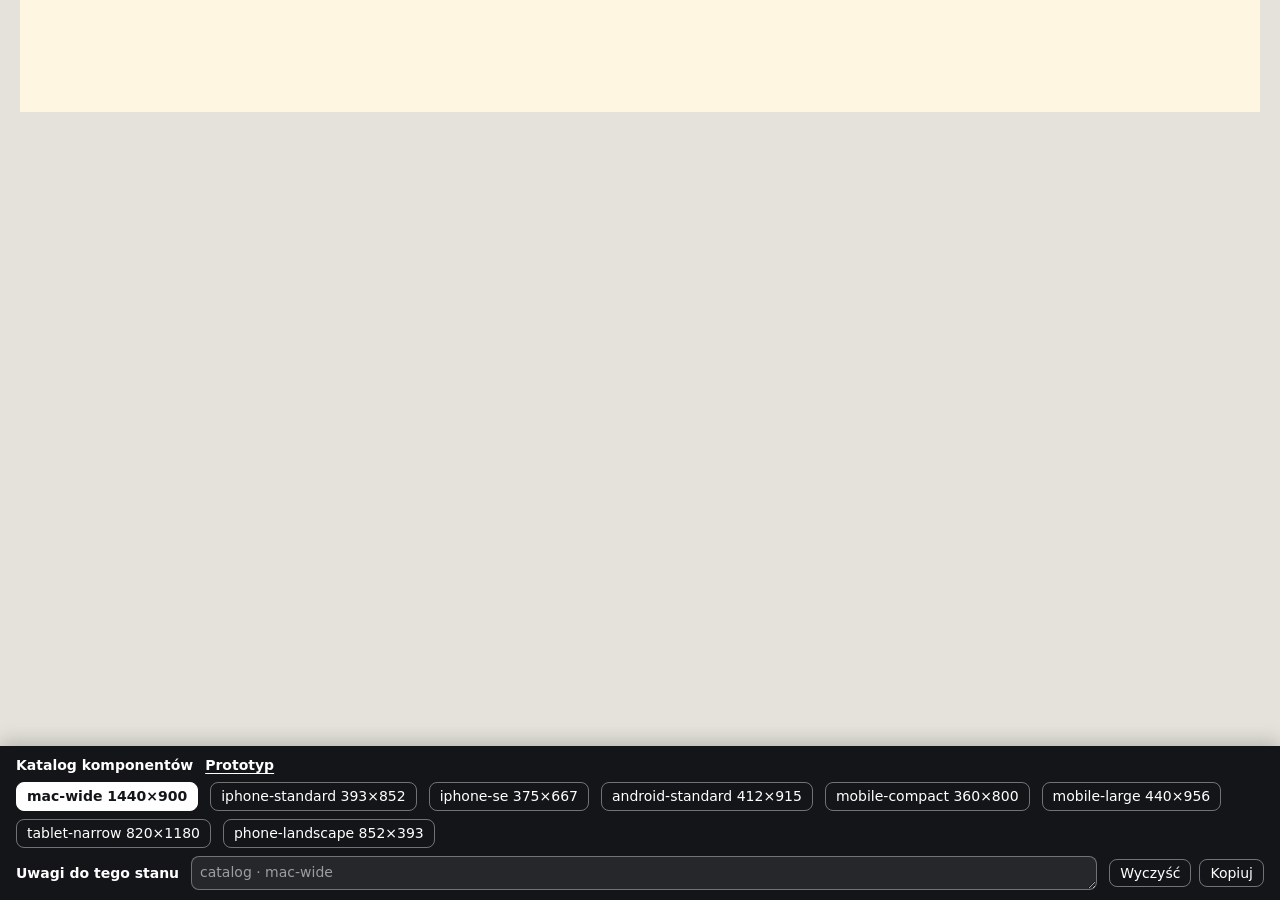
<file: prototype/bloomgrid/catalog.html>
<!doctype html>
<html lang="pl">
<head>
<meta charset="utf-8">
<meta name="viewport" content="width=device-width,initial-scale=1">
<meta name="color-scheme" content="light">
<title>Bloomgrid — katalog komponentów r6</title>
<link rel="stylesheet" href="assets/bloomgrid.css">
<script src="assets/bloomgrid-rules.js"></script>
<script src="assets/bloomgrid-ui.js"></script>
<style>
body.cat-body{margin:0;background:#E4E2DA;font-family:var(--font);color:var(--ink)}
.bg-cat{max-width:1240px;margin:0 auto;padding:32px 24px 80px;background:var(--paper)}
.bg-cat.is-framed{box-shadow:0 0 0 1px var(--line),0 8px 30px rgba(40,34,20,.12)}
.bg-cat.is-narrow{padding:24px 8px 48px}
.bg-cat.is-narrow .cat-grid{grid-template-columns:minmax(0,1fr)}
.bg-cat.is-narrow .cat-spm-box{padding:14px 16px}
.cat-head{display:flex;flex-wrap:wrap;align-items:flex-end;justify-content:space-between;gap:16px;padding-bottom:20px;border-bottom:2px solid var(--line)}
.cat-head h1{margin:0;font-size:30px;line-height:1.15}
.cat-head p{margin:6px 0 0;color:var(--ink-2);font-size:15px;max-width:66ch;text-wrap:pretty}
.cat-tools{display:flex;gap:6px;align-items:center;font-size:14px}
.cat-tools button{font:inherit;font-weight:700;padding:6px 14px;border-radius:999px;border:2px solid var(--line);background:var(--card);color:var(--ink);cursor:pointer}
.cat-tools button[aria-pressed=true]{background:var(--ink);border-color:var(--ink);color:#fff}
.cat-toc{display:flex;flex-wrap:wrap;gap:6px 14px;margin:16px 0 8px;font:13px var(--mono)}
.cat-toc a{color:var(--green-d)}
.cat-sec{padding:36px 0;border-bottom:1px solid var(--line);scroll-margin-top:12px}
.cat-sec > h2{margin:0;font:700 13px var(--mono);color:var(--green);letter-spacing:.02em}
.cat-sec > h3{margin:4px 0 6px;font-size:24px;line-height:1.2}
.cat-sem{margin:0 0 20px;color:var(--ink-2);font-size:16px;max-width:72ch;text-wrap:pretty}
.cat-grid{display:grid;grid-template-columns:minmax(0,5fr) minmax(0,7fr);gap:28px;align-items:start}
@media (max-width:900px){.cat-grid{grid-template-columns:minmax(0,1fr)}}
.cat-spec{margin:0;display:grid;gap:14px;font-size:14.5px;line-height:1.45}
.cat-spec dt{font:700 11px var(--mono);text-transform:uppercase;letter-spacing:.06em;color:var(--ink-2)}
.cat-spec dd{margin:2px 0 0;text-wrap:pretty}
.cat-spec code,.cat-sem code,.cat-table code{font:12.5px var(--mono);background:#F0EBDC;padding:1px 5px;border-radius:4px;overflow-wrap:anywhere}
.cat-spec ul{margin:2px 0 0;padding-left:18px}
.cat-specimens{display:flex;flex-wrap:wrap;gap:18px;min-width:0}
.cat-spm{display:flex;flex-direction:column;gap:8px;min-width:0;max-width:100%}
.cat-spm-box{position:relative;max-width:100%;min-width:0;overflow-x:auto;display:flex;align-items:center;justify-content:center;padding:22px;border-radius:14px;background:linear-gradient(180deg,#F3EAD3,#E2D6B8);min-height:96px}
.cat-spm-label{font:11.5px var(--mono);color:var(--ink-2);display:flex;gap:6px;flex-wrap:wrap;align-items:baseline}
.cat-spm-label b{font-weight:700;color:var(--ink);background:var(--card);border:1px solid var(--line);padding:1px 6px;border-radius:5px}
.cat-wide{flex-basis:100%;width:100%}.cat-wide .cat-spm-box{width:100%}
.cat-table{width:100%;border-collapse:collapse;font-size:13.5px;line-height:1.4}
.cat-table th,.cat-table td{border-bottom:1px solid var(--line);padding:6px 8px;text-align:left;vertical-align:top}
.cat-table th{font:700 11px var(--mono);text-transform:uppercase;letter-spacing:.05em;color:var(--ink-2)}
.cat-table-wrap{overflow-x:auto;max-width:100%}
.cat-swatch{display:flex;flex-direction:column;align-items:center;gap:6px;font-size:13px;text-align:center}
.cat-swatch-cell{--cell:56px}
.cat-cellrow{display:flex;gap:8px;flex-wrap:wrap;justify-content:center}
.cat-shapes{display:grid;grid-template-columns:repeat(auto-fill,minmax(78px,1fr));gap:10px;width:100%}
.cat-shape{display:flex;flex-direction:column;align-items:center;justify-content:center;gap:6px;min-height:92px;padding:8px 4px;border-radius:12px;background:rgba(255,255,255,.6);font:10.5px var(--mono);color:var(--ink-2)}
.cat-dragbox{position:relative}
.cat-finger{position:absolute;width:44px;height:44px;border-radius:50%;background:rgba(34,48,30,.18);border:2px solid rgba(34,48,30,.45);transform:translate(-50%,-50%);pointer-events:none}
.cat-finger-label{position:absolute;transform:translate(-100%,0);font:11px var(--mono);color:var(--ink-2);white-space:nowrap}
.cat-demo{position:relative;display:flex;flex-direction:column;align-items:center;gap:6px;padding:16px;border-radius:18px;background:linear-gradient(180deg,#F3EAD3,#E2D6B8)}
.cat-demo .bg-strip{width:var(--board-w)}
.cat-demo .bg-tray{width:min(100%,var(--tray-w))}
.cat-stack{display:flex;flex-direction:column;gap:12px;width:min(100%,361px)}
.cat-replay{margin-top:18px;font:700 13px var(--font);padding:6px 12px;border-radius:999px;border:1.5px solid var(--line);background:#fff;color:var(--ink);cursor:pointer}
.cat-replay:focus-visible{outline:3px solid var(--focus);outline-offset:2px}
.cat-strip{display:flex;align-items:center;justify-content:space-between;gap:8px;min-height:44px;width:100%}
.cat-cardbox{position:relative;width:100%;display:flex;justify-content:center}
.cat-note{font-size:13.5px;color:var(--ink-2);margin:8px 0 0}
</style>
</head>
<body class="cat-body">
<div class="bg-cat" id="cat"></div>
<script>
(async function () {
  'use strict';
  var h = BG.h, root = document.getElementById('cat');
  var fixtures, manifest;
  try { fixtures = await (await fetch('assets/fixtures.json', { cache: 'no-store' })).json(); manifest = await (await fetch('prototype-manifest.json', { cache: 'no-store' })).json(); }
  catch (e) { root.append(h('div', { 'class': 'bg-error', role: 'alert' }, 'Nie można wczytać assets/fixtures.json lub prototype-manifest.json — uruchom przez lokalny serwer HTTP (README.md).')); return; }
  var lang = 'default';
  var cq = new URLSearchParams(location.search);
  var ctg = manifest.targets.filter(function (t) { return t.target_id === cq.get('target'); })[0] || manifest.targets.filter(function (t) { return t.target_id === 'mac-wide'; })[0];
  var cUrl = function (t) { var u = new URLSearchParams(); u.set('target', t); return '?' + u.toString(); };
  if (cq.get('target') !== ctg.target_id) history.replaceState(null, '', cUrl(ctg.target_id));
  root.style.maxWidth = Math.min(1240, ctg.width) + 'px';
  if (ctg.width < 1240) root.classList.add('is-framed');
  if (ctg.width < 900) root.classList.add('is-narrow');
  var cbar = BG.previewToolbar({
    catalogHref: cUrl(ctg.target_id), catalogCurrent: true,
    backHref: 'index.html?mode=user_preview&state=' + encodeURIComponent(manifest.states[0].state_id) + '&target=' + encodeURIComponent(ctg.target_id),
    targetId: ctg.target_id, noteStateId: 'catalog', targets: manifest.targets,
    onTarget: function (t) { location.search = cUrl(t); }
  });
  document.body.append(cbar);
  var cfit = function () { document.body.style.paddingBottom = cbar.offsetHeight + 'px'; };
  cfit(); window.addEventListener('resize', cfit);
  if (window.ResizeObserver) new ResizeObserver(cfit).observe(cbar);
  await BG.preload();

  function spm(label, note, node, opts) {
    opts = opts || {};
    return h('div', { 'class': 'cat-spm' + (opts.wide ? ' cat-wide' : ''), 'data-catalog-variant': label },
      h('div', { 'class': 'cat-spm-box', style: opts.boxStyle || null }, node),
      h('div', { 'class': 'cat-spm-label' }, h('b', {}, label), note || null));
  }
  /* r5: przycisk „Odtwórz” przy animacji — narzędzie katalogu (data-prototype-tool), nie UI produktu. */
  function replayBtn(fn, label) {
    return h('button', { type: 'button', 'class': 'cat-replay', 'data-prototype-tool': 'catalog-replay', onclick: fn }, '▶ ' + (label || 'Odtwórz'));
  }
  function spec(rows) { return h('dl', { 'class': 'cat-spec' }, rows.map(function (r) { return [h('dt', { html: r[0] }), h('dd', { html: r[1] })]; })); }
  function table(head, rows) {
    return '<div class="cat-table-wrap"><table class="cat-table"><thead><tr>' + head.map(function (c) { return '<th>' + c + '</th>'; }).join('') + '</tr></thead><tbody>' +
      rows.map(function (r) { return '<tr>' + r.map(function (c) { return '<td>' + c + '</td>'; }).join('') + '</tr>'; }).join('') + '</tbody></table></div>';
  }
  function section(id, title, sem, specRows, specimens) {
    return h('section', { 'class': 'cat-sec', id: id, 'data-catalog-component': id },
      h('h2', {}, id), h('h3', {}, title), h('p', { 'class': 'cat-sem', html: sem }),
      h('div', { 'class': 'cat-grid' }, spec(specRows), h('div', { 'class': 'cat-specimens' }, specimens)));
  }
  function geoCell(cell) { var gap = 3, pad = 6; return { cell: cell, gap: gap, pad: pad, boardW: 8 * cell + 9 * gap + 2 * pad }; }
  function cellBox(o, size) { var w = h('div', { style: { '--cell': (size || 52) + 'px', position: 'relative' } }, BG.cell(o)); return w; }
  var narrow = ctg.width < 900;
  var specCell = narrow ? 26 : 30;

  function render() {
    var fx = fixtures.fixtures[lang], S = fx.strings, loc = fx.locale, C = fx.catalog;
    document.documentElement.lang = loc;
    root.replaceChildren();
    root.append(h('header', { 'class': 'cat-head' },
      h('div', {}, h('h1', {}, 'Bloomgrid — katalog komponentów'),
        h('p', {}, 'Rewizja r6 (Q147–Q153, Q175, Q176, Q184, Q185): poziomy gry klasycznej — krąg sześciu motywów tła, etykieta poziomu w nagłówku, plakietka awansu i przenikanie tła, poziom w panelu końca; bez stuknij-stuknij (Q185); przycisk „' + S.to_home + '” w panelu końca (Q184); stany po ruchu bez ramki czyszczenia; deszcz płatków przez całą wysokość karty. Z r5 (Q128–Q143, Q162): krok końca gry z komunikatem i oznaczeniem trójki, panel końca z powodem i różnicą do rekordu, przełącznik dźwięku, animacje z przyciskami „Odtwórz” (foundation.motion). Z r4 (Q111–Q114): tekst wyśrodkowany w poziomie wszędzie; na mac-wide wspólna siatka (przycisk domu i rekord na krawędziach planszy i tacki, wynik, seria i punkty na osi środkowego slotu), większy przycisk domu i rekord; sloty tacki bez szwów. Z r3: nowy wygląd z grafik rastrowych (Q96, Q102–Q106) — kafle z kwiatami, drewniana skrzynia planszy, przyciski i panele z obrazów, trzy ilustrowane tła sceny. Zachowanie, układ, stany, komponenty i publiczne ID bez zmian względem r2. Każdy komponent pokazuje przeznaczenie, warianty, konfiguracje, stany interakcji, rolę i nazwę dostępną, kontrakt akcji (action → expected_effect) w każdym kontekście oraz różnice responsywne. Okazy renderuje ten sam runtime co index.html (assets/bloomgrid-ui.js, reguły w assets/bloomgrid-rules.js). Teksty z fixture „' + lang + '”.')),
      h('div', { 'class': 'cat-tools', 'data-prototype-tool': 'catalog-fixture' }, 'fixture:',
        ['default', 'english'].map(function (f) { return h('button', { type: 'button', 'aria-pressed': f === lang ? 'true' : 'false', onclick: function () { lang = f; render(); } }, f); }))));
    var ids = ['foundation.palette', 'component.board-cell', 'component.board', 'component.piece', 'component.piece-tray', 'component.score-display', 'component.combo-badge', 'component.move-points', 'component.mode-label', 'component.level-label', 'component.level-up-badge', 'component.icon-button', 'component.menu-button', 'component.button', 'component.wordmark', 'component.dialog', 'component.game-over-panel', 'component.alert', 'component.sound-toggle', 'component.no-moves-step', 'foundation.motion', 'responsive', 'states-plan'];
    root.append(h('nav', { 'class': 'cat-toc' }, ids.map(function (i) { return h('a', { href: '#' + i }, i); })));

    /* Podstawy: kolory i symbole */
    var colorRows = [['poppy', 'mak — 4 szerokie okrągłe płatki, ciemny środek', '#D44624', '3,84', '#D91D08', 'tile-poppy'], ['sun', 'słonecznik — wieniec wąskich płatków, duży brązowy środek', '#F4BB3D', '9,81', '#D89F2E', 'tile-sun'], ['leaf', 'koniczyna — 4 liście w kształcie serca', '#22A663', '5,47', '#0DA86F', 'tile-leaf'], ['drop', 'chaber — kolczasta gwiazda płatków', '#3C74C3', '3,65', '#4770C4', 'tile-drop'], ['berry', 'kwiat wiśni — kwiaty o 5 płatkach z wcięciem', '#E1339C', '4,21', '#B743A7', 'tile-berry']];
    root.append(section('foundation.palette', 'Kafle z kwiatami, tła sceny i oprawa',
      'Pięć kolorów klocków (R-1.3), każdy z własnym kwiatem na każdym polu, na planszy i w trójce (R-1.9, Q27, Q103). Kwiat, a nie barwa, jest pierwszym rozróżnieniem: kolory dają się odróżnić bez widzenia barw (WCAG 1.4.1); para mak–kwiat wiśni różni się sylwetką (4 okrągłe płatki z ciemnym środkiem kontra gromada kwiatów o 5 płatkach z wcięciem). Klucze kolorów w kodzie i DOM (<code>data-color</code>) bez zmian. Jeden jasny wygląd niezależnie od trybu ciemnego systemu (Q32, Q101).',
      [['Kolory i kwiaty (Q103)', table(['klucz', 'kwiat', 'lico : puste'], colorRows.map(function (r) { return ['<code>' + r[0] + '</code>', r[1], '<code>' + r[2] + '</code> ' + r[3] + ':1']; })) + '<p>Obrazy: <code>assets/img/tile-&lt;klucz&gt;.webp</code>, mały kafel <code>tile-&lt;klucz&gt;-s.webp</code>. Lico = mediana obrazu poza kwiatem.</p>'],
       ['Kontrola dostępności (Q99, Q102)', 'Puste pole: obraz wgłębienia w ziemi przyciemniony do 62% (mediana <code>#2F140B</code>); lico każdego kafla ma z nim ≥ 3:1 (najmniej chaber 3,65). Symulacja Machado 2009 (pełne nasilenie), najmniejsza różnica par ΔE76 lica: protanopia 14,4 (chaber–wiśnia), deuteranopia 30,0, tritanopia 17,6 (mak–wiśnia); kwiatów: 18,2 / 17,7 / 25,6. Mak–kwiat wiśni: lico 71,2 / 62,2 / 17,6, kwiat 49,2 / 41,2 / 59,1. Kontur kwiatu na najjaśniejszym połysku ≥ 3,7:1. Kafel koniczyny ma przesunięty odcień (szmaragd zamiast limonki), bo limonka zlewała się ze słonecznikiem przy protanopii (ΔE 8,8).'],
       ['Mały rozmiar (Q102)', 'W trójce (pole 15–20 px) kafel uproszczony: jeden duży kwiat z grubym konturem, bez drobnych płatków i iskier (<code>assets/img/tile-*-s.webp</code>). Plansza (pole ≥ 36 px) i przeciągany klocek używają pełnego kafla.'],
       ['Tła sceny (Q98, Q104)', 'Trzy ilustracje: <code>blossom-wall</code> (mur z kwitnącą wiśnią), <code>garden-dusk</code> (ogród o zmierzchu z latarniami), <code>hedge</code> (żywopłot z różami). Ekran startowy: zawsze <code>blossom-wall</code>. Gra klasyczna: tło losowane przy każdej nowej grze (w prototypie wynik losowania zapisany w scenariuszu stanu). Wyzwanie dnia: tło z daty ciągu — numer dnia od 1970-01-01 modulo 3 w kolejności blossom-wall, garden-dusk, hedge (10 listopada 2026: <code>garden-dusk</code>). Kadr 9:16 dla powierzchni wyższej niż szeroka, 16:9 dla pozostałych; cover, zakotwiczenie u dołu.'],
       ['Krąg motywów poziomów (r6, Q147, Q148)', 'Sześć teł w stałej kolejności, dzienne i wieczorne na przemian: ' + BG.CIRCLE.map(function (b, i) { return (i + 1) + '. <code>' + b + '</code> „' + S.motifs[b] + '”'; }).join(', ') + '. Nowe: <code>lily-pond</code> (staw z liliami wodnymi, poranek), <code>dawn-meadow</code> (łąka o świcie z makami i rumiankami), <code>firefly-night</code> (nocny ogród ze świetlikami i świecącymi grzybami). Gra klasyczna zaczyna na losowym motywie kręgu (motyw poziomu 1); każdy awans przechodzi do następnego motywu, po szóstym znów pierwszy. Poziom n ma motyw <code>CIRCLE[(start + n − 1) mod 6]</code>. Ekran startowy i wyzwanie dnia bez zmian (R-5.4: <code>blossom-wall</code> i data modulo 3 z trzech pierwotnych teł); wyzwanie dnia nie ma poziomów.'],
       ['Oprawa', 'Plansza to drewniana skrzynia z mosiężnymi gwoździami (<code>assets/img/board-frame.webp</code>, border-image wychodzący 8 / 10 px poza planszę), ziemia <code>#5E321B</code> między polami. Przyciski, sloty trójki, karta dialogu, plakietka serii, plakietka „×2” i przycisk wyjścia to obrazy z tego samego zestawu. Tekst na tle sceny leży na kremowej tabliczce (<code>rgba(255,246,226,.92)</code>, tekst <code>#2A1C10</code>). Czcionka systemowa zaokrąglona (<code>ui-rounded</code>, fallback system-ui), cyfry o stałej szerokości.'],
       ['Ruch (r5)', 'Animacje tylko po interakcji, opis i przyciski „Odtwórz” w sekcji <a href="#foundation.motion">foundation.motion</a>. W <code>mode=capture</code> stany pokazują jedną stałą klatkę.']],
      [spm('5 kolorów', 'pole 56 px', h('div', { 'class': 'cat-cellrow' }, BGRules.COLORS.map(function (c) {
        return h('div', { 'class': 'cat-swatch' }, cellBox({ elementId: 'catalog.palette.' + c, color: c }, 56), h('span', {}, h('code', {}, c)), h('span', {}, S.colors[c]));
      }))),
       spm('skala szarości', 'kontrola bez barw', h('div', { 'class': 'cat-cellrow', style: { filter: 'grayscale(1)' } }, BGRules.COLORS.map(function (c) { return cellBox({ elementId: 'catalog.palette.gray.' + c, color: c }, 44); }))),
       spm('pole 15 px', 'najmniejszy rozmiar (trójka, mobile-compact): kafel uproszczony', h('div', { 'class': 'cat-cellrow bg-small-tiles' }, BGRules.COLORS.map(function (c) { return cellBox({ elementId: 'catalog.palette.small.' + c, color: c }, 15); }))),
       spm('tła sceny — krąg motywów (r6)', 'kolejność kręgu poziomów; kadr 9:16 i 16:9', h('div', { 'class': 'cat-cellrow' }, BG.CIRCLE.map(function (b) {
         return h('div', { 'class': 'cat-swatch' }, h('div', { style: { display: 'flex', gap: '6px' } },
           h('div', { style: { width: '54px', height: '96px', borderRadius: '6px', background: 'url(assets/img/bg-' + b + '-phone.webp) center/cover' } }),
           h('div', { style: { width: '128px', height: '72px', borderRadius: '6px', background: 'url(assets/img/bg-' + b + '-desktop.webp) center/cover' } })), h('span', {}, h('code', {}, b)), h('span', {}, S.motifs[b]));
       })))]));

    /* component.board-cell */
    var pb = { 'class': 'cat-cellrow' };
    root.append(section('component.board-cell', 'Pole planszy',
      'Jedno z 64 pól planszy; ta sama oprawa rysuje pola klocka. Pole samo nie ma akcji — gest przyjmuje <code>component.piece</code>. Podświetlenia opisują skutek położenia trzymanego klocka (R-1.4).',
      [['Warianty', '<ul><li><code>empty</code> — puste: wgłębienie w ziemi (<code>assets/img/cell-empty.webp</code>, przyciemnione do 62%)</li><li><code>filled</code> × 5 kolorów (<code>data-color</code>) — błyszczący kafel z kwiatem koloru (<code>assets/img/tile-&lt;color&gt;.webp</code>; w trójce wersja uproszczona <code>-s</code>)</li></ul>'],
       ['Modyfikatory podglądu', '<ul><li><code>preview=place</code> — pole, które zajmie trzymany klocek: kafel klocka przykryty 45% koloru pustego pola, biała obwódka 2 px</li><li><code>line=clear</code> — pole linii, którą położenie wyczyści: jasna zasłona i podwójna obwódka ciągła (jasna <code>#FFF1B8</code> 2 px + ciemna <code>#1A1008</code> 1 px, ≥ 4:1 na każdym polu)</li><li><code>line=bonus</code> — pole linii jednego koloru (premia R-2.4): ukośne białe paski i przerywana jasna obwódka na ciemnym pasie; plakietka „' + S.bonus_badge + '” (złota moneta) leży poza polami (<code>component.board</code>, Q59); wyróżnienie nie tylko kolorem (Q25)</li><li><code>clearing</code> — czyszczenie po położeniu: jasny błysk i zmniejszanie do zera (320 ms); w capture stała klatka: rozjaśniony kafel, skala 0,86</li></ul>'],
       ['Konfiguracje', 'Rozmiar <code>--cell</code>; kafel wypełnia pole (narożniki przezroczyste); puste pole zaokrąglone 20% boku. Pole na przecięciu czyszczonego rzędu i kolumny należy do obu linii (R-1.6) — wariant <code>bonus</code> ma pierwszeństwo przed <code>clear</code>.'],
       ['Stany interakcji', 'Brak (pole nie jest fokusowalne ani klikalne).'],
       ['Rola i nazwa dostępna', 'Brak własnej roli; stan planszy opisuje nazwa <code>component.board</code>.'],
       ['Responsywność', 'Bok 36 / 40 / 42 / 46 / 64 px (mobile-compact / iphone / android / mobile-large / mac-wide). W trójce 15–20 px.']],
      [spm('empty · filled', '', h('div', pb, cellBox({ elementId: 'catalog.cell.empty' }), BGRules.COLORS.map(function (c) { return cellBox({ elementId: 'catalog.cell.' + c, color: c }); }))),
       spm('preview=place', 'pole docelowe klocka „' + S.colors.leaf + '”', h('div', pb, cellBox({ elementId: 'catalog.cell.place' }, 52))),
       spm('line=clear', 'pole zajęte i pole docelowe', h('div', pb, cellBox({ elementId: 'catalog.cell.clear-filled', color: 'drop', line: 'clear' }), cellBox({ elementId: 'catalog.cell.clear-place', line: 'clear' }))),
       spm('line=bonus', 'linia jednego koloru', h('div', pb, cellBox({ elementId: 'catalog.cell.bonus-filled', color: 'leaf', line: 'bonus' }), cellBox({ elementId: 'catalog.cell.bonus-place', line: 'bonus' }))),
       spm('clearing', 'klatka capture', h('div', pb, cellBox({ elementId: 'catalog.cell.clearing', color: 'sun', clearing: true })))]));
    /* Ustaw podgląd „place” w okazach (kolor klocka bez wypełnienia). */
    ['catalog.cell.place', 'catalog.cell.clear-place', 'catalog.cell.bonus-place'].forEach(function (id) {
      var el = root.querySelector('[data-element-id="' + id + '"]');
      el.setAttribute('data-preview', 'place'); el.setAttribute('data-color', 'leaf');
    });

    /* component.board */
    var g1 = geoCell(specCell);
    var demoBoard = BGRules.parseBoard(C.board);
    function boardSpm(id, view, boardArr) {
      var b = BG.board({ geo: g1, S: S, elementId: id, elementPrefix: id + '.' });
      b.render(boardArr || demoBoard, view || {});
      return b;
    }
    var dragP = C.tray[C.drag.slot], dragSh = BGRules.shape(dragP.shape);
    var an = BGRules.analyze(demoBoard, dragSh, dragP.color, C.drag.row, C.drag.col);
    var cleared = BGRules.play({ board: demoBoard, tray: C.tray, score: C.score, combo: C.combo, dry: C.dry }, C.drag.slot, C.drag.row, C.drag.col, BGRules.rng(C.seed));
    function dragSpecimen(touch) {
      var b = boardSpm('catalog.board.drag-' + (touch ? 'touch' : 'mouse'), { preview: an, previewColor: dragP.color });
      var pitch = g1.cell + g1.gap, ox = g1.pad + g1.gap, lift = touch ? Math.max(44, g1.cell + 8) : 0;
      var gh = BG.piece({ piece: dragP, cell: g1.cell, gap: g1.gap, S: S, elementId: null, variant: 'dragging' });
      var gx = ox + C.drag.col * pitch, gy = ox + C.drag.row * pitch;
      var box = h('div', { 'class': 'cat-dragbox', style: { width: g1.boardW + 'px', height: g1.boardW + (touch ? 0 : 0) + 'px' } }, b.el, gh);
      gh.style.left = gx + 'px'; gh.style.top = gy + 'px';
      var w = dragSh.w * g1.cell + (dragSh.w - 1) * g1.gap, hh = dragSh.h * g1.cell + (dragSh.h - 1) * g1.gap;
      if (touch) {
        var fxp = gx + w / 2, fyp = gy + hh + lift;
        box.append(h('span', { 'class': 'cat-finger', 'aria-hidden': 'true', style: { left: fxp + 'px', top: fyp + 'px' } }));
        box.append(h('span', { 'class': 'cat-finger-label', style: { left: (fxp + 22) + 'px', top: (fyp + 24) + 'px' } }, 'palec · ' + lift + ' px pod klockiem'));
        box.style.paddingBottom = '0';
      }
      return box;
    }
    root.append(section('component.board', 'Plansza 8×8',
      'Grządka 8×8 pól (R-1.1). Przyjmuje upuszczany klocek; podczas przeciągania pokazuje skutek położenia: pola do zajęcia, linie do wyczyszczenia i linie z premią jednego koloru (R-1.4). Nad miejscem, w którym klocek się nie mieści, i poza planszą nic nie jest podświetlone (Q24).',
      [['Warianty', '<ul><li><code>idle</code> — stan planszy</li><li><code>preview</code> — trzymany klocek nad miejscem, w którym się mieści: modyfikatory pól z <code>component.board-cell</code> i plakietka „' + S.bonus_badge + '” dla każdej linii jednego koloru. Plakietka nie zasłania żadnego pola (Q59): dla rzędu zaczyna się na prawej ramce na wysokości rzędu i wystaje do 14 px poza planszę; dla kolumny stoi nad górną ramką nad kolumną i wystaje do 10 px ponad planszę (22×18 px)</li><li><code>no-fit</code> — klocek nad zajętymi polami albo poza planszą: wygląd jak <code>idle</code></li><li><code>clearing</code> — po położeniu: plansza z klockiem, czyszczone pola w wariancie <code>clearing</code>, plakietki linii z premią; potem plansza po czyszczeniu</li></ul>'],
       ['Konfiguracje', 'Plansza (<code>board</code>, 64 pola), widok (<code>preview</code> | <code>clearing</code>). Wymiar: 8·pole + 9·odstęp 3 px (4 px na mac-wide) + 2·rama 6 px (8 px).'],
       ['Wygląd (r3)', 'Drewniana skrzynia z obrazu (<code>assets/img/board-frame.webp</code>) rysowana jako border-image: obejmuje ramę 6 / 8 px i wychodzi 8 / 10 px poza planszę (border-image-outset, bez wpływu na układ), boki rozciągane (<code>stretch</code>; r4 — w r3 <code>round</code> zostawiał widoczne złącza powtórzeń na środku boków); w wyzwaniu dnia (Q108) na ramie złota listwa 2 px z ciemnym obrysem i złote słońca w narożnikach (<code>daily-sun-cap.webp</code>, 22 / 30 px) — tylko na ramie, co najmniej 9 px od pierwszego pola, więc nie mylą się z obwódką linii ani z plakietką; ziemia między polami <code>#5E321B</code>; cień pod skrzynią. Plakietka „' + S.bonus_badge + '” to złota moneta (<code>badge-coin.webp</code>), tekst <code>#3A2405</code> (≥ 7:1).'],
       ['Wyznaczenie miejsca', 'Lewy górny róg rysowanego klocka zaokrąglany do najbliższego pola siatki (przyciąganie). Na dotyku klocek jest rysowany nad palcem, a miejsce wyznaczają pola pod narysowanym klockiem, nie pod palcem (R-1.8). Mysz: klocek zachowuje punkt chwytu względem kursora.'],
       ['Stany interakcji', 'Plansza nie ma własnej akcji; upuszczenie opisuje <code>component.piece</code>. Na planszy <code>touch-action: none</code> — przeciąganie nie przewija strony.'],
       ['Rola i nazwa dostępna', '<code>role="img"</code>, nazwa „' + BG.fmt(S.board_sr, { n: 23 }) + '” (liczba z bieżącej planszy). Plakietka „' + S.bonus_badge + '” ma tekst dla czytnika „' + S.bonus_sr + '”.'],
       ['Responsywność', 'Szerokość 327 / 359 / 375 / 407 / 564 px (mobile-compact / iphone / android / mobile-large / mac-wide); na telefonach wyśrodkowana w kolumnie, na mac-wide w lewej kolumnie (zob. <a href="#responsive">responsywność</a>).']],
      [spm('idle', 'fixture catalog.board', boardSpm('catalog.board.idle').el),
       spm('preview', 'klocek „' + S.colors.leaf + '” 1×2 nad r6–r7 c8: rząd 6 jednego koloru (×2) i rząd 7 do wyczyszczenia', boardSpm('catalog.board.preview', { preview: an, previewColor: dragP.color }).el),
       spm('daily · preview', 'wyzwanie dnia (Q108): złota listwa i złote słońca w narożnikach ramy; podgląd, linie i „' + S.bonus_badge + '” bez zmian', h('div', { 'data-game-mode': 'daily' }, boardSpm('catalog.board.daily-preview', { preview: an, previewColor: dragP.color }).el)),
       spm('no-fit', 'kwadrat 2×2 nad zajętymi polami: bez podświetlenia', boardSpm('catalog.board.no-fit').el),
       spm('clearing', 'klatka po położeniu', boardSpm('catalog.board.clearing', { clearing: cleared.move.clearedCells, bonusLines: cleared.move.lines }, cleared.move.placedBoard).el),
       spm('preview · dotyk', 'R-1.8: klocek nad palcem', dragSpecimen(true), { boxStyle: { paddingBottom: '64px', paddingTop: '22px' } }),
       spm('preview · mysz', 'punkt chwytu zachowany', dragSpecimen(false))]));

    /* component.piece */
    var pieceRows = [['Kontekst', 'action', 'expected_effect'],
      ['<code>screen.game</code>, oba tryby; klocek w trójce (<code>element.game.piece-1…3</code>, <code>interaction.game.drag-piece-1…3</code>)', 'naciśnięcie (dotyk albo przycisk myszy)', 'klocek powiększa się do rozmiaru pól planszy; dotyk: rysowany nad palcem (odstęp max(44 px, pole + 8 px)), mysz: punkt chwytu zachowany; slot pokazuje bladą sylwetkę (<code>lifted</code>)'],
      ['jw.', 'przeciąganie nad miejscem, w którym klocek się mieści', 'plansza w wariancie <code>preview</code>: pola do zajęcia, linie do wyczyszczenia, linie jednego koloru z „' + S.bonus_badge + '”'],
      ['jw.', 'przeciąganie nad zajętymi polami albo poza planszą', 'nic nie jest podświetlone (Q24)'],
      ['jw.', 'puszczenie tam, gdzie się mieści', 'klocek na podświetlonych polach, wynik +1 za pole (R-2.1); gdy linie: czyszczenie, <code>component.move-points</code> i ewentualnie <code>component.combo-badge</code>; slot pusty; po trzecim klocku nowa trójka (R-1.1); gdy żaden pozostały klocek się nie mieści — koniec gry (<code>game.over-*</code>) po 450 ms'],
      ['jw.', 'puszczenie gdzie indziej, przerwanie wskaźnika', 'klocek wraca do slotu; plansza i wynik bez zmian (R-1.5)']];
    var allShapes = h('div', { 'class': 'cat-shapes' }, BGRules.SHAPES.map(function (sh, i) {
      return h('div', { 'class': 'cat-shape' }, BG.piece({ piece: { shape: sh.id, color: BGRules.COLORS[i % 5] }, cell: 12, gap: 2, S: S, elementId: 'catalog.piece.shape-' + sh.id, variant: 'static' }), sh.id);
    }));
    root.append(section('component.piece', 'Klocek',
      'Klocek z trójki do przeciągnięcia na planszę. Jeden z 37 kształtów (R-1.2) w jednym z 5 kolorów; bez obrotu i odbicia. Klocek, który nigdzie się nie mieści, w trakcie gry nie jest oznaczony — można go chwycić, a po puszczeniu wraca (Q26). Wyjątek r5 (Q129): w chwili końca gry klocki trójki dostają wariant <code>no-fit</code>.',
      [['Warianty', '<ul><li><code>tray</code> — w trójce, pola 15–21 px</li><li><code>lifted</code> — w trójce podczas przeciągania: przezroczystość 22%</li><li><code>dragging</code> — przeciągany: pola w rozmiarze pól planszy, cień, ponad interfejsem</li><li><code>static</code> — bez interakcji (okazy, panel końca gry nie używa)</li></ul>'],
       ['Wariant no-fit (r5, Q129)', 'Tylko w chwili końca gry (krok końca i pod panelem końca), nigdy w trakcie gry: klocek wyszarzony i przygaszony (grayscale 0,85, brightness 0,72), slot z ukośnym kreskowaniem i znakiem przekreślonego koła (<code>#7A1E0E</code> na kremowym kółku) w prawym górnym rogu. Nazwa dostępna z dopiskiem „ — ' + S.no_fit_sr + '”. Bez interakcji (warstwa kroku końca przejmuje stuknięcia).'],
       ['Konfiguracje', '<code>shape</code> (37 ID poniżej), <code>color</code> (5).'],
       ['Stany interakcji', 'hover (tylko kursor): rozjaśnienie i cień; kursor <code>grab</code> / <code>grabbing</code>. Brak <code>disabled</code> (Q26). r5: animacje po położeniu nie blokują nowego chwycenia (Q136). Nie jest przełącznikiem.'],
       ['Rola i nazwa dostępna', '<code>role="img"</code>, <code>aria-roledescription</code> „' + S.piece_role + '”, nazwa „' + BG.fmt(S.piece_sr, { n: 4, cells: BG.cellsWord(4, S), color: S.colors.poppy }) + '”. Tylko przeciąganie, bez drogi dwoma dotknięciami i bez klawiatury — świadome odstępstwo od WCAG 2.5.7 i 2.1.1 (Q22); klocek nie jest fokusowalny.'],
       ['Interakcja (r6)', 'Dotknięcie lub wciśnięcie w slocie podnosi klocek; tylko przeciąganie (dotyk) albo przeciąganie i niesienie (mysz). Moment podniesienia, pole chwytu, niesienie i blokadę przewijania wdraża Wykonawca według decyzji Q182, Q185, Q186, Q187 i R-1.10, R-1.11; prototyp pokazuje przeciąganie jak w r5.'],
       ['Interakcje', table(pieceRows[0], pieceRows.slice(1))],
       ['Responsywność', 'Pole w trójce: 15 / 17 / 18 / 20 / 18 px (mobile-compact / iphone / android / mobile-large / mac-wide), odstęp 2 px. Przeciągany: jak pole planszy. Odstęp nad palcem: 44 / 48 / 50 / 54 px (mobile-compact / iphone / android / mobile-large).']],
      [spm('tray', '', h('div', { 'class': 'cat-cellrow', style: { alignItems: 'center', gap: '20px' } }, C.tray.map(function (p, i) { return BG.piece({ piece: p, cell: 18, gap: 2, S: S, elementId: 'catalog.piece.tray-' + (i + 1), variant: 'static' }); }))),
       spm('lifted', '', (function () { var p = BG.piece({ piece: C.tray[1], cell: 18, gap: 2, S: S, elementId: 'catalog.piece.lifted', variant: 'lifted' }); return p; })()),
       spm('dragging', 'rozmiar pola planszy 40 px', (function () { var p = BG.piece({ piece: C.tray[2], cell: 40, gap: 3, S: S, elementId: 'catalog.piece.dragging', variant: 'static' }); p.style.filter = 'drop-shadow(0 10px 12px rgba(40,24,10,.32))'; return p; })()),
       spm('no-fit', 'tylko w chwili końca gry (Q129)', (function () {
         var gN = BG.geometry(narrow ? { width: Math.min(393, ctg.width - 40), height: 800 } : { width: 393, height: 852 });
         var tN = BG.tray({ geo: gN, S: S, elementId: 'catalog.piece.no-fit-tray' }); tN.el.style.width = (3 * gN.slotPx + 2 * gN.slotGap) + 'px';
         tN.render(C.tray, function (p, i) { return BG.piece({ piece: p, cell: gN.pc, gap: gN.pg, S: S, elementId: 'catalog.piece.no-fit-' + (i + 1), variant: 'no-fit' }); });
         tN.slots.forEach(function (s) { s.setAttribute('data-no-fit', 'true'); s.append(h('span', { 'class': 'bg-nofit-mark', 'aria-hidden': 'true' }, BG.icon('no-fit', 16))); });
         return tN.el;
       })()),
       spm('37 kształtów', 'ID kształtu = data-shape', allShapes, { wide: true })]));

    /* component.piece-tray */
    /* Okazy trójki w rozmiarze iphone-standard; w wąskim katalogu w rozmiarze, który mieści się w ramce okazu (r5: w r4 wychodziły poza ramkę). */
    var gT = BG.geometry(narrow ? { width: Math.min(393, ctg.width - 40), height: 800 } : { width: 393, height: 852 });
    function traySpm(id, trayArr) { var t = BG.tray({ geo: gT, S: S, elementId: id }); t.render(trayArr, function (p, i) { return BG.piece({ piece: p, cell: gT.pc, gap: gT.pg, S: S, elementId: id + '.piece-' + (i + 1), variant: 'static' }); }); t.el.style.width = (3 * gT.slotPx + 2 * gT.slotGap) + 'px'; return t.el; }
    root.append(section('component.piece-tray', 'Trójka klocków',
      'Trzy sloty z klockami do wyboru (R-1.1). Położony klocek zostawia pusty slot; nową trójkę gra daje dopiero po położeniu wszystkich trzech, w dowolnej kolejności.',
      [['Warianty slotu', '<ul><li><code>filled</code> — klocek wyśrodkowany w slocie</li><li><code>empty</code> — klocek położony: przygaszone tło i przerywany znak w środku</li></ul>'],
       ['Konfiguracje', '3 sloty, każdy mieści klocek do 5×5 pól. Kolejność slotów stała w trakcie trójki.'],
       ['Wygląd (r4)', 'Slot to kremowy panel z jednego obrazu rozciągniętego na cały slot (<code>assets/img/slot.webp</code>, bez 9-slice); trzy sloty mają tę samą całkowitą szerokość i stoją na całkowitych pozycjach (iphone 111 px / odstęp 14, mobile-compact 100 / 14, android i mac-wide 118 / 13, mobile-large, tablet-narrow i phone-landscape 128 / 12), więc różnią się tylko stanem. Pusty slot przygaszony do 62%. Klocki w slocie używają uproszczonych kafli (<code>tile-*-s.webp</code>).'],
       ['Stany interakcji', 'Brak własnych; interakcje mają klocki.'],
       ['Rola i nazwa dostępna', '<code>role="group"</code>, nazwa „' + S.tray_sr + '”; pusty slot ma tekst dla czytnika „' + S.slot_empty_sr + '”.'],
       ['Responsywność', 'Telefony: pełna szerokość treści, 3 kolumny, odstęp 12 px, wysokość slotu 101 / 111 / 116 / 126 px (mobile-compact / iphone / android / mobile-large). mac-wide: 380 px w prawej kolumnie, slot 116 px.']],
      [spm('3 filled', '', traySpm('catalog.tray.full', C.tray)),
       spm('1 empty', 'po położeniu pierwszego klocka', traySpm('catalog.tray.one-placed', [null, C.tray[1], C.tray[2]])),
       spm('2 empty', '', traySpm('catalog.tray.two-placed', [null, C.tray[1], null]))]));

    /* component.score-display */
    function scoreSpm(id, variant, label, n, fs) { var s = BG.scoreDisplay({ variant: variant, label: label, value: n, loc: loc, elementId: id }); if (fs) s.el.style.setProperty('--score-fs', fs); return s.el; }
    root.append(section('component.score-display', 'Wynik i rekord',
      'Liczba z etykietą: wynik bieżącej gry i rekord trybu (R-4.1). Separator tysięcy według języka gry, do 7 cyfr (R-2.5): w PL liczby 4-cyfrowe bez separatora, od 10 000 twarda spacja (norma CLDR); w EN przecinek od 1 000.',
      [['Warianty', '<ul><li><code>score</code> — „' + S.score + '”, cyfry 40 px (telefony) / 60 px (mac-wide), wyśrodkowane</li><li><code>record</code> — w nagłówku po prawej: „' + S.record + '” (klasyczny) albo „' + S.record_daily + '” (wyzwanie dnia), etykieta 12 px i cyfry 17 px (telefony) albo 14 / 22 px (mac-wide, Q113), tekst wyśrodkowany w tabliczce (Q111); na mac-wide prawa krawędź na prawej krawędzi kolumny tacki (Q112)</li></ul><p>mac-wide (Q112): <code>score</code> wyśrodkowany na osi środkowego slotu tacki, pod nim seria i punkty ruchu na tej samej osi.</p>'],
       ['Konfiguracje', '<code>label</code>, <code>value</code> (0–9 999 999), język.'],
       ['Wygląd (r3)', 'Tekst <code>#2A1C10</code> (etykieta <code>#5A4630</code>) na kremowej tabliczce pod tekstem (przy każdym tle sceny, także czarnym pod tabliczką: tekst ≥ 12,8:1, etykieta ≥ 6,9:1); tabliczka nie zmienia rozmiaru elementu. Na mac-wide tabliczka leży pod cyframi i sięga pod etykietę. Ta sama tabliczka jest pod nazwą trybu, punktami ruchu i znakiem.'],
       ['Zachowanie', 'Wynik zmienia się od razu po położeniu klocka. W trakcie gry rekord w nagłówku pokazuje wartość sprzed bieżącej gry. Po końcu gry nagłówek pod panelem zgadza się z panelem: przy nowym rekordzie pokazuje nowy rekord (R-4.1, R-3.4); po podejściu do wyzwania zakończonym innego dnia rekordu w nagłówku nie ma (R-3.6).'],
       ['Stany interakcji', 'Brak.'],
       ['Rola i nazwa dostępna', 'Zwykły tekst (etykieta + liczba), bez regionu live.'],
       ['Responsywność', 'Cyfry o stałej szerokości (<code>tabular-nums</code>); 7 cyfr z separatorami mieści się na 360 px.']],
      [spm('score', '0', scoreSpm('catalog.score.zero', 'score', S.score, 0)),
       spm('score', '4 cyfry', scoreSpm('catalog.score.four', 'score', S.score, 6210)),
       spm('score', '7 cyfr', scoreSpm('catalog.score.max', 'score', S.score, 9999999)),
       spm('record', '', scoreSpm('catalog.record.classic', 'record', S.record, C.records.classic)),
       spm('record', 'wyzwanie dnia', scoreSpm('catalog.record.daily', 'record', S.record_daily, C.records.daily))]));

    /* component.combo-badge */
    root.append(section('component.combo-badge', 'Wskaźnik serii',
      'Pokazuje licznik serii c, gdy c ≥ 2 (R-2.7). Przy c &lt; 2 wskaźnika nie ma; nie pokazuje, ile położeń zostało do wyzerowania (Q28).',
      [['Warianty', '<ul><li><code>visible</code> — „' + BG.fmt(S.combo, { c: 'c' }) + '” z ikoną kiełka</li><li><code>hidden</code> — c &lt; 2: brak elementu, miejsce w pasku zostaje (układ nie skacze)</li></ul>'],
       ['Wygląd (r3)', 'Miodowa pigułka z kiełkiem w lewym kapslu (<code>assets/img/badge-combo.webp</code>), tekst <code>#3A2405</code> (9,5:1). Ikona kiełka w DOM zostaje niewidoczna i trzyma miejsce, więc rozmiar wskaźnika jest jak w r2.'],
       ['Zachowanie', 'Po ruchu, który zwiększa c, krótkie podbicie (280 ms; bez przy reduced motion). Wyzerowanie licznika (R-2.3) usuwa wskaźnik.'],
       ['Stany interakcji', 'Brak.'],
       ['Rola i nazwa dostępna', 'Zwykły tekst; zmianę ogłasza region <code>component.move-points</code>.'],
       ['Wariant skrócony (r6, Q199)', 'W wierszu wyniku na niskim oknie w pionie: ikona kiełka i „×c” (bez słowa „' + BG.fmt(S.combo, { c: '' }).replace(/\s*×\s*$/, '') + '”); tekst dla czytnika pełny.'],
       ['Responsywność', 'Po lewej w pasku nad planszą (telefony) albo pod wynikiem (mac-wide); wysokość 32 px.']],
      [spm('visible', 'c = 2', BG.comboBadge({ c: 2, S: S, elementId: 'catalog.combo.2' })),
       spm('visible', 'c = 12', BG.comboBadge({ c: 12, S: S, elementId: 'catalog.combo.12' })),
       spm('hidden', 'c = 1', h('span', { style: { font: '12px var(--mono)', color: 'var(--ink-2)' } }, '(brak elementu)'))]));

    /* component.move-points */
    function mp(id, p) { return BG.movePoints({ points: p, S: S, loc: loc, elementId: id }); }
    root.append(section('component.move-points', 'Punkty ruchu',
      'Po ruchu, który czyści co najmniej jedną linię, przez chwilę pokazuje przy planszy punkty zdobyte w tym ruchu, z osobnym dopiskiem premii serii i premii za linię jednego koloru, gdy ruch je dał (R-2.6). Położenie bez czyszczenia nie pokazuje punktów ruchu.',
      [['Warianty', '<ul><li><code>lines</code> — tylko suma</li><li><code>lines+combo</code> — dopisek „' + BG.fmt(S.move_combo, { n: 'n' }) + '”</li><li><code>lines+mono</code> — dopisek „' + BG.fmt(S.move_mono, { n: 'n' }) + '” z gwiazdką</li><li><code>lines+combo+mono</code></li></ul>'],
       ['Konfiguracje', 'Suma = pola + linie + premia jednego koloru + premia serii (R-2.1–R-2.4); premia jednego koloru = dodatkowe 80·k za każdą linię jednego koloru.'],
       ['Zachowanie', 'Pojawia się po puszczeniu, znika po 1,4 s; kolejny ruch z czyszczeniem zastępuje go od razu. Ruch bez czyszczenia usuwa poprzedni.'],
       ['Stany interakcji', 'Brak; nie przechwytuje wskaźnika.'],
       ['Rola i nazwa dostępna', '<code>role="status"</code>, <code>aria-live="polite"</code>: „' + BG.fmt(S.move_points_sr, { n: BG.num(632, loc) }) + '” + dopiski.'],
       ['Responsywność', 'Telefony: po prawej w pasku 44 px nad planszą, wyrównanie do prawej, jeden wiersz. mac-wide: pasek pod wynikiem w prawej kolumnie. r6 (Q199): niskie okno w pionie — po prawej stronie wyniku, w jego wierszu, suma nad dopiskami. r6 (Q203): suma i dopiski serii i koloru, gdy się mieszczą; gdy nie (tabliczka wychodzi poza pasek albo wiersz, wchodzi na wskaźnik serii albo wynik), zostaje jeden dopisek — ten o większej wartości (przy równych: seria); na szerszych ekranach oba (stan <code>game.combo-color</code>). Premii „pusta grządka” tabliczka nie pokazuje osobno (jest w sumie i w pochwale).']],
      [spm('lines', '1 linia', mp('catalog.points.lines', { cleared: 1, total: 83, combo: 0, mono: 0 })),
       spm('lines+combo', '', mp('catalog.points.combo', { cleared: 2, total: 474, combo: 150, mono: 0 })),
       spm('lines+mono', '', mp('catalog.points.mono', { cleared: 1, total: 163, combo: 0, mono: 80 })),
       spm('lines+combo+mono', 'okaz z fixture', mp('catalog.points.all', cleared.move.points))]));

    /* component.mode-label */
    root.append(section('component.mode-label', 'Nazwa trybu',
      'Środek nagłówka ekranu gry tylko w wyzwaniu dnia: nazwa trybu i data ciągu (R-3.6: podejście należy do daty rozpoczęcia). Gra klasyczna jest trybem domyślnym i nie ma nazwy w nagłówku (Q107): <code>element.game.mode</code> nie istnieje w stanach gry klasycznej. r6: w grze klasycznej to samo miejsce zajmuje <a href="#component.level-label">component.level-label</a> (poziom i motyw).',
      [['Warianty', '<ul><li><code>daily</code> — „' + S.mode_daily + '” i pod spodem data rozpoczęcia podejścia, na ozdobnej śliwkowej wstędze ze złotymi lamówkami (<code>assets/img/daily-ribbon.webp</code>, Q108); tekst kremowy <code>#FFF6E2</code>, data złota <code>#FFD978</code></li><li><s><code>classic</code></s> — usunięty w r3 (Q107)</li></ul>'],
       ['Stany interakcji', 'Brak.'],
       ['Rola i nazwa dostępna', 'Zwykły tekst.'],
       ['Responsywność', 'Wyśrodkowana między przyciskiem wyjścia a rekordem; zawija się do 2 wierszy. Wstęga jest pseudo-elementem wystającym 5 px w górę, 16 px w dół i w bok 22 px (mac-wide) albo 11 px (telefony, żeby na mobile-compact nie zachodziła na tabliczkę rekordu); bez wpływu na układ.']],
      [spm('daily', '', h('div', { style: { padding: '8px 24px' } }, BG.modeLabel({ variant: 'daily', S: S, elementId: 'catalog.mode.daily' })))]));

    /* r6: component.level-label (Q147, Q151, Q152) */
    root.append(section('component.level-label', 'Etykieta poziomu',
      'Środek nagłówka gry klasycznej (to samo miejsce i ta sama budowa w dwóch wierszach co nazwa trybu wyzwania dnia): „' + BG.fmt(S.level, { n: 3 }) + '” i nazwa motywu tła poziomu. Poziom wynika z wyniku, nie jest osobno zapisywany (Q153): poziom = 1 + liczba osiągniętych progów 300, 800, 2000, 3500, 6000, 9000, dalej co 4000 (13&nbsp;000, 17&nbsp;000, …) — Q197. Wyzwanie dnia nie ma poziomów i tej etykiety.',
      [['Warianty', 'Jeden. Treść: <code>level</code> (liczba) i <code>motif</code> (klucz z kręgu, <code>data-level</code>, <code>data-motif</code>).'],
       ['Wygląd', 'Kremowa tabliczka jak wynik i rekord (<code>rgba(255,246,226,.92)</code>, wystaje 4 px w pionie i 12 px w bok); „Poziom n” 16 px / 800 <code>#2A1C10</code>, nazwa motywu 12,5 px / 700 <code>#5A4630</code> w jednym wierszu (nazwy motywów mają do 14 znaków, żeby zmieściły się na mobile-compact); interlinia 1,15. mac-wide: 18 / 14 px. Kontrast ≥ 6,9:1 na każdym tle.'],
       ['Zmiana poziomu', 'Przy awansie etykieta od razu pokazuje nowy poziom i motyw z animacją <code>fx-pop</code> 250 ms (reduced-motion: przezroczystość 150 ms); równocześnie plakietka awansu i przenikanie tła (<a href="#foundation.motion">foundation.motion</a> 10 i 11).'],
       ['Stany interakcji', 'Brak.'],
       ['Rola i nazwa dostępna', 'Zwykły tekst czytany „' + BG.fmt(S.level, { n: 3 }) + ': ' + S.motifs['dawn-meadow'] + '” (dwukropek tylko dla czytnika). Awans ogłasza plakietka awansu (<code>role="status"</code>); etykieta nie ogłasza drugi raz.'],
       ['Responsywność', 'Wyśrodkowana na osi treści między lewą grupą (wyjście, dźwięk) a rekordem; nagłówek bez zmiany wysokości (48 / 56 px). Najmniejszy odstęp tabliczki od przełącznika dźwięku: 10 px (mobile-compact, „' + S.motifs['garden-dusk'] + '”), od tabliczki rekordu 31 px.']],
      [spm('poziom 1', 'motyw ' + S.motifs['garden-dusk'] + ' — najszersza nazwa (PL)', h('div', { style: { padding: '8px 24px' } }, BG.levelLabel({ S: S, elementId: 'catalog.level.1', level: 1, motif: 'garden-dusk' }).el)),
       spm('poziom 6', 'motyw ' + S.motifs['firefly-night'], h('div', { style: { padding: '8px 24px' } }, BG.levelLabel({ S: S, elementId: 'catalog.level.6', level: 6, motif: 'firefly-night' }).el)),
       spm('poziom 12', 'po szóstym motywie krąg wraca do pierwszego', h('div', { style: { padding: '8px 24px' } }, BG.levelLabel({ S: S, elementId: 'catalog.level.12', level: 12, motif: 'hedge' }).el))]));

    /* r6: component.level-up-badge (Q150) */
    root.append(section('component.level-up-badge', 'Plakietka awansu',
      'Pokazuje awans na kolejny poziom gry klasycznej: „' + BG.fmt(S.level_up, { n: 3 }) + '” i nazwa nowego motywu, na wyniku przez 1,5 s (r6, Q188: awans przychodzi często, więc plakietka nie zasłania planszy ani trójki). Pochwała „' + S.praise_2 + '” / „' + S.praise_3 + '” z tego samego ruchu stoi nad środkiem planszy — oba elementy naraz, w różnych miejscach, nigdy jeden na drugim (stan <code>game.level-up-praise</code>). Punkty ruchu, seria i rozkwit bez zmian.',
      [['Warianty', 'Jeden. W <code>mode=capture</code> stany <code>game.level-up</code> i <code>game.level-up-praise</code> pokazują ją jako stałą klatkę.'],
       ['Wygląd', 'Miodowa pigułka jak pochwała (gradient <code>#FFE9A6 → #F7C95A → #E9A93A</code>, obrys <code>#6F460F</code> 2,5 px), dwa wiersze: „Poziom n!” 24 px / 900 i nazwa motywu 15 px / 800, tekst <code>#3A2405</code> (≥ 7,1:1); mac-wide 32 / 17 px. Wysokość jak element wyniku (telefony ok. 58 px, mac-wide ok. 79 px), środek plakietki = środek wyniku; wynik pod nią dolicza się i jest widoczny po 1,5 s. Nie zasłania nic na stałe: <code>pointer-events: none</code>, gra przyjmuje ruchy w trakcie.'],
       ['Ruch', 'Pojawienie ze skalą 0,7 → 1,06 → 1 (0–330 ms), postój, zanik od 1275 ms; razem 1500 ms. reduced-motion: tylko przezroczystość, pojawienie i zanik po 150 ms.'],
       ['Stany interakcji', 'Brak.'],
       ['Rola i nazwa dostępna', '<code>role="status"</code>, <code>aria-live="polite"</code>, nazwa „' + BG.fmt(S.level_up_sr, { n: 3, name: S.motifs['dawn-meadow'] }) + '”.'],
       ['Responsywność', 'Na wyniku: telefony — w wierszu wyniku nad paskiem serii i punktów; mac-wide — na wyniku w kolumnie trójki. Nie nachodzi na planszę (z ramą) ani na trójkę na żadnym targecie (pomiar w README).']],
      [spm('awans', 'poziom 3, motyw ' + S.motifs['dawn-meadow'], (function () {
         var box = h('div', { style: { position: 'relative', width: '300px', height: '130px' } });
         function show(anim) { box.replaceChildren(); var b = BG.levelUpBadge({ S: S, level: 3, motif: 'dawn-meadow', elementId: 'catalog.level-up' }); if (anim) BG.fx.levelUp(box, b, BG.fx.reduced()); else box.append(b); }
         show(false);
         return h('div', {}, box, replayBtn(function () { show(true); }));
       })())]));


    /* component.icon-button */
    root.append(section('component.icon-button', 'Przycisk ikony — wyjście',
      'Przycisk 44×44 px z ikoną domu w nagłówku ekranu gry. Ta sama oprawa ma dwa kontrakty zależnie od trybu (R-3.5).',
      [['Warianty', '<code>exit</code> (ikona domu).'],
       ['Interakcje', table(['Kontekst', 'action', 'expected_effect'], [
         ['<code>screen.game</code>, tryb klasyczny (<code>element.game.exit</code>, <code>interaction.game.exit</code>)', 'tap / klik', 'navigate <code>screen.home</code> (<code>home.resume-available</code>) bez pytania; gra zachowana do „' + S.continue + '”'],
         ['<code>screen.game</code>, wyzwanie dnia (<code>element.game.exit</code>, <code>interaction.game.exit</code>)', 'tap / klik', 'open <code>component.dialog</code> „' + S.confirm_title + '” (<code>game.daily-exit-confirm</code>); gra wstrzymana pod dialogiem']])],
       ['Wygląd (r3)', 'Kremowy kafel z zielonym domkiem (<code>assets/img/icon-home.webp</code>); ikona SVG w DOM zostaje, niewidoczna, więc nazwa dostępna i rozmiar się nie zmieniają. Ikona : kafel ≥ 5:1.'],
       ['Stany interakcji', 'default, hover (rozjaśnienie 6%), pressed (przesunięcie 1 px, przyciemnienie 5%), focus-visible (obrys 3 px <code>#1F5FBF</code>). Brak <code>disabled</code>/<code>busy</code>. Nie jest przełącznikiem.'],
       ['Rola i nazwa dostępna', '<code>button</code>, nazwa „' + S.exit_label + '” (<code>aria-label</code> i <code>title</code>).'],
       ['Responsywność', 'Telefony: 44×44 px, lewy róg nagłówka. mac-wide (Q112, Q113): 56×56 px z proporcjonalnie większą ikoną, lewa krawędź na lewej krawędzi planszy, środek na jednej linii ze środkiem tabliczki rekordu.']],
      ['default', 'hover', 'pressed', 'focus'].map(function (d) { return spm(d, '', BG.iconButton({ elementId: 'catalog.icon-button.' + d, label: S.exit_label, icon: 'home', demo: d === 'default' ? null : d })); })));

    /* component.menu-button */
    var meta = { cont: BG.fmt(S.meta_saved, { n: BG.num(1240, loc) }), rec: BG.fmt(S.meta_record, { n: BG.num(C.records.classic, loc) }), daily: BG.fmt(S.meta_daily, { date: S.daily_date, n: BG.num(C.records.daily, loc) }) };
    root.append(section('component.menu-button', 'Przycisk menu startowego',
      'Duży przycisk ekranu startowego: etykieta trybu i wiersz informacji (rekord, data, zapisany wynik). Ekran startowy pokazuje rekord trybu klasycznego i rekord wyzwania bieżącej daty (R-3.1) w wierszach informacji tych przycisków.',
      [['Warianty', '<ul><li><code>primary</code> — błyszcząca zielona pigułka (<code>assets/img/btn-primary.webp</code>), ciemnozielony tekst <code>#123F14</code> (5,7:1); pierwsza akcja ekranu: „' + S.continue + '”, gdy jest zapisana gra, w przeciwnym razie „' + S.new_game + '”</li><li><code>secondary</code> — kremowa pigułka z zieloną obwódką (<code>btn-secondary.webp</code>), tekst <code>#2A1C10</code> (12,3:1)</li></ul>'],
       ['Konfiguracje', '<code>label</code>, <code>meta</code>, <code>icon</code> (resume | play | calendar).'],
       ['Układ treści (r4, Q111, Q115)', 'Ikona przy lewej krawędzi; blok tekstu (etykieta 19 px i wiersz informacji 15 px, pełne krycie) wyśrodkowany w całym przycisku — jego prawy margines równa się szerokości ikony z odstępem (36 + 10 = 46 px), więc środek tekstu = środek przycisku (±1 px). Wiersze informacji: „' + meta.rec + '”, „' + BG.fmt(S.meta_daily, { n: BG.num(C.records.daily, loc) }) + '” (bez daty — dzisiejsza data jest znana, Q115) i „' + meta.cont + '”. Na mobile-compact wszystkie trzy mieszczą się w jednym wierszu i nie nachodzą na ikonę (najmniejszy odstęp 13,5 px, „' + S.continue + '”); dłuższy tekst zawija się w wyrównane wiersze (<code>text-wrap: balance</code>).'],
       ['Interakcje', table(['Kontekst', 'action', 'expected_effect'], [
         ['<code>screen.home</code>, „' + S.continue + '” — tylko przy zapisanej grze klasycznej', 'tap / klik', 'navigate <code>screen.game</code> z zapisaną grą (<code>game.classic-resumed</code>): plansza, trójka, wynik i seria (R-4.2)'],
         ['<code>screen.home</code>, „' + S.new_game + '”', 'tap / klik', 'navigate <code>game.classic-start</code>; przy zapisanej grze usuwa zapis bez potwierdzenia, rekord bez zmian (R-4.4)'],
         ['<code>screen.home</code>, „' + S.daily + '”', 'tap / klik', 'navigate <code>game.daily-start</code>: od pierwszej trójki ciągu bieżącej daty (R-3.2, R-3.3)']])],
       ['Stany interakcji', 'default, hover, pressed (wciśnięcie 3 px), focus-visible (obrys 3 px). Brak <code>disabled</code>/<code>busy</code>; „' + S.continue + '” bez zapisu nie istnieje (nie jest wyłączony). Nie jest przełącznikiem.'],
       ['Rola i nazwa dostępna', '<code>button</code>; nazwa = etykieta + wiersz informacji, np. „' + S.new_game + ' ' + meta.rec + '”.'],
       ['Responsywność', 'Telefony: pełna szerokość treści, min. 68 px wysokości, odstęp 12 px, kolumna w dolnej połowie ekranu. mac-wide: kolumna 400 px wyśrodkowana. Wiersz informacji zawija się.']],
      [spm('bez zapisu', 'home.first-run / home.with-records', h('div', { 'class': 'cat-stack' },
         BG.menuButton({ elementId: 'catalog.menu.new-game', variant: 'primary', icon: 'play', label: S.new_game, meta: meta.rec }),
         BG.menuButton({ elementId: 'catalog.menu.daily', variant: 'secondary', icon: 'calendar', label: S.daily, meta: meta.daily }))),
       spm('z zapisem', 'home.resume-available', h('div', { 'class': 'cat-stack' },
         BG.menuButton({ elementId: 'catalog.menu.continue', variant: 'primary', icon: 'resume', label: S.continue, meta: meta.cont }),
         BG.menuButton({ elementId: 'catalog.menu.new-game-2', variant: 'secondary', icon: 'play', label: S.new_game, meta: meta.rec }),
         BG.menuButton({ elementId: 'catalog.menu.daily-2', variant: 'secondary', icon: 'calendar', label: S.daily, meta: meta.daily }))),
       spm('stany', 'hover · pressed · focus', h('div', { 'class': 'cat-stack' }, ['hover', 'pressed', 'focus'].map(function (d) { return BG.menuButton({ elementId: 'catalog.menu.' + d, variant: d === 'hover' ? 'secondary' : 'primary', icon: 'play', label: S.new_game, meta: meta.rec, demo: d }); })))]));

    /* component.button */
    root.append(section('component.button', 'Przycisk',
      'Przycisk tekstowy w dialogu i panelu końca gry. Każde użycie ma własny kontrakt (tabela w <code>component.dialog</code> i <code>component.game-over-panel</code>).',
      [['Warianty', '<ul><li><code>primary</code> — zalecana akcja: zielona pigułka, tekst <code>#123F14</code></li><li><code>secondary</code> — akcja alternatywna: kremowa pigułka z zieloną obwódką</li><li><code>danger</code> — akcja z utratą: kremowa pigułka z ceglaną obwódką (<code>btn-danger.webp</code>), tekst <code>#7A1E0E</code> (7,8:1)</li><li><code>light</code> — tylko w komunikacie <code>crash</code>: białe tło (bez zmian)</li></ul>'],
       ['Stany interakcji', 'default, hover, pressed, focus-visible. Brak <code>disabled</code>/<code>busy</code>. Jednorazowe akcje, nie przełączniki.'],
       ['Rola i nazwa dostępna', '<code>button</code>, nazwa = etykieta.'],
       ['Responsywność', 'Min. 52 px wysokości. Telefony: pełna szerokość karty, jeden pod drugim; mac-wide: obok siebie, równa szerokość.']],
      [spm('primary', '', BG.button({ elementId: 'catalog.button.primary', variant: 'primary', label: S.play_again })),
       spm('secondary', '', BG.button({ elementId: 'catalog.button.secondary', variant: 'secondary', label: S.to_home })),
       spm('danger', '', BG.button({ elementId: 'catalog.button.danger', variant: 'danger', label: S.confirm_end })),
       spm('hover · pressed · focus', '', h('div', { 'class': 'cat-cellrow' }, ['hover', 'pressed', 'focus'].map(function (d) { return BG.button({ elementId: 'catalog.button.' + d, variant: 'primary', label: S.play_again, demo: d }); })))]));

    /* component.wordmark */
    root.append(section('component.wordmark', 'Nazwa gry',
      'Znak (grządka 2×2 w kolorach kafli r3 z kiełkiem, <code>assets/bloomgrid-mark.svg</code>) i nazwa „Bloomgrid” na kremowej tabliczce na ekranie startowym, z hasłem; pod nim ilustracja skrzyni z kwiatami (<code>assets/img/home-hero.webp</code>, dekoracja).',
      [['Warianty', '<code>with-tagline</code> (ekran startowy).'],
       ['Stany interakcji', 'Brak.'],
       ['Rola i nazwa dostępna', 'Nazwa jest nagłówkiem <code>h1</code> ekranu; znak ma pusty <code>alt</code> (dekoracja).'],
       ['Responsywność', 'Telefony: nazwa 34 px, znak 44 px, w górnej części ekranu. mac-wide: nazwa 48 px, znak 60 px.']],
      [spm('with-tagline', 'telefon', BG.wordmark({ elementId: 'catalog.wordmark.phone', S: S })),
       spm('with-tagline', 'mac-wide', BG.wordmark({ elementId: 'catalog.wordmark.wide', S: S, style: { '--wm-fs': '48px', '--mark': '60px' } }))]));

    /* component.dialog */
    root.append(section('component.dialog', 'Dialog potwierdzenia — koniec podejścia',
      'Pyta przed opuszczeniem wyzwania dnia: „' + S.confirm_title + ' ' + S.confirm_body + '” (R-3.5). Pojawia się nad ekranem gry na ciemnej zasłonie.',
      [['Konfiguracje', '<code>title</code> „' + S.confirm_title + '”, <code>body</code> „' + S.confirm_body + '”, <code>actions</code> [„' + S.confirm_keep + '” primary, „' + S.confirm_end + '” danger].'],
       ['Wygląd (r3)', 'Karta z obrazu. Dialog występuje tylko w wyzwaniu dnia, więc ma kartę wyzwania (Q108): drewniana rama ze złotą listwą i złotymi słońcami w narożnikach (<code>assets/img/daily-card.webp</code>, rama 22 px, z czego 6 px na zewnątrz karty); treść i przyciski bez zmian. Panel końca wyzwania (<code>component.game-over-panel</code> <code>daily</code>) ma tę samą kartę, panel gry klasycznej — zwykłą (<code>card.webp</code>). Ramy kart rozciągane (<code>stretch</code>, r4), bez złączy. Tekst karty wyśrodkowany w poziomie, także wielowierszowy (Q111).'],
       ['Interakcje', table(['Element', 'action', 'expected_effect'], [
         ['„' + S.confirm_keep + '” (<code>element.game.confirm.keep</code>, <code>interaction.game.confirm.keep</code>)', 'tap / klik / Escape', 'zamyka dialog; gra trwa bez zmian'],
         ['„' + S.confirm_end + '” (<code>element.game.confirm.end</code>, <code>interaction.game.confirm.end</code>)', 'tap / klik', 'kończy podejście bez zapisu wyniku do rekordu; navigate <code>screen.home</code>'],
         ['zasłona', 'tap / klik', 'brak efektu (chroni przed przypadkowym zamknięciem)']])],
       ['Stany interakcji', 'Fokus startuje na „' + S.confirm_keep + '” i nie wychodzi poza dialog. Przyciski jak <code>component.button</code>.'],
       ['Rola i nazwa dostępna', '<code>alertdialog</code>, <code>aria-modal="true"</code>, nazwa z tytułu, opis z treści.'],
       ['Responsywność', 'Karta do 380 px (mac-wide do 460 px), wyśrodkowana; margines 16 px. Telefony: przyciski jeden pod drugim; mac-wide: obok siebie, etykiety w jednym wierszu.']],
      [spm('telefon', '', h('div', { 'class': 'cat-cardbox', 'data-game-mode': 'daily' }, BG.dialog({ elementId: 'catalog.dialog.phone', prefix: 'catalog.dialog.phone.', S: S, scrim: false }))),
       spm('mac-wide', 'przyciski w rzędzie', h('div', { 'class': 'cat-cardbox', 'data-game-mode': 'daily' }, BG.dialog({ elementId: 'catalog.dialog.wide', prefix: 'catalog.dialog.wide.', S: S, scrim: false, row: true })))]));

    /* component.game-over-panel */
    function over(id, o) { return h('div', { 'class': 'cat-cardbox', 'data-game-mode': o.mode === 'daily' ? 'daily' : null }, BG.gameOverPanel(Object.assign({ elementId: id, prefix: id + '.', S: S, loc: loc, scrim: false }, o))); }
    root.append(section('component.game-over-panel', 'Panel końca gry',
      'Szablon końca gry obu trybów (R-3.4): wynik, rekord trybu, „' + S.new_record + '” przy pobiciu rekordu, „' + S.play_again + '” i „' + S.to_home + '”; w wyzwaniu dnia informacja o ciągu. Panel leży nad planszą na zasłonie; końcowa plansza jest pod nią widoczna.',
      [['Parametry szablonu', table(['parametr', 'wartości', 'skutek'], [
         ['<code>mode</code>', 'classic | daily', 'tytuł: classic — „' + S.game_over + '” (r5: bez nazwy trybu, tryb domyślny, Q107); daily — „' + S.game_over + ' · ' + S.mode_daily + '”; etykieta rekordu „' + S.record + '” / „' + S.record_daily + '”'],
         ['<code>score</code>', '0–9 999 999', 'duża liczba 54 px'],
         ['<code>record</code>', 'liczba', 'rekord trybu po tej grze (przy nowym rekordzie równy wynikowi)'],
         ['<code>newRecord</code>', 'true | false', 'visible: plakietka z gwiazdką „' + S.new_record + '” nad wynikiem; hidden: brak. Na żywo przy nowym rekordzie deszcz płatków na karcie, 1 s (animacja 8)'],
         ['<code>recordBefore</code> (r5, Q130)', 'rekord trybu sprzed gry', 'wynik &lt; rekord: „' + BG.fmt(S.record_gap, { n: BG.num(11578, loc) }) + '” (<code>element.game.over.record-gap</code>, <code>data-variant="gap"</code>, grupowanie cyfr jak R-2.5); wynik = rekord: „' + S.record_tied + '” (<code>data-variant="tied"</code>); nowy rekord: bez tej linii (jest „' + S.new_record + '”); podejście innego dnia (<code>new-available</code>, R-3.6): bez tej linii'],
         ['<code>level</code>, <code>motif</code> (r6, Q152)', 'tylko classic', '„' + BG.fmt(S.over_level, { n: 3, name: S.motifs.hedge }) + '” (<code>element.game.over.level</code>, 15 px / 700 <code>#5A4630</code>, 7,7:1) pod rekordem i różnicą do rekordu, nad przyciskami: osiągnięty poziom i jego motyw; wyzwanie dnia bez tej linii'],
         ['powód końca (r5, Q130)', 'stały', '„' + S.over_reason + '” (<code>element.game.over.reason</code>, z ikoną przekreślonego koła) pod tytułem, we wszystkich wariantach, także po podejściu innego dnia; opis dostępny panelu (<code>aria-describedby</code>)'],
         ['<code>dailyInfo</code>', 'until-midnight | new-available (tylko daily)', '„' + S.daily_until_midnight + '” albo, gdy data zmieniła się od rozpoczęcia podejścia, „' + S.daily_new_available + '”. Przy <code>new-available</code> panel nie pokazuje wiersza rekordu ani „' + S.new_record + '” — podejście zakończone innego dnia nie zmienia rekordu (R-3.6, Q44)']])],
       ['Interakcje', table(['Element', 'action', 'expected_effect'], [
         ['„' + S.play_again + '” (<code>element.game.over.play-again</code>, <code>interaction.game.over.play-again</code>), classic', 'tap / klik', 'navigate <code>game.classic-start</code> (nowa gra klasyczna)'],
         ['jw., daily', 'tap / klik', 'navigate <code>game.daily-start</code>: nowe podejście od pierwszej trójki ciągu bieżącej daty'],
         ['„' + S.to_home + '” (<code>element.game.over.to-home</code>, <code>interaction.game.over.to-home</code>)', 'tap / klik', 'navigate <code>screen.home</code> (z aktualnymi rekordami)']])],
       ['Stany interakcji', 'Fokus startuje na „' + S.play_again + '”. Escape i zasłona: brak efektu (gra się skończyła, trzeba wybrać akcję).'],
       ['Rola i nazwa dostępna', '<code>dialog</code>, <code>aria-modal="true"</code>, nazwa z tytułu.'],
       ['Nagłówek ekranu pod panelem', 'Rekord w nagłówku zgadza się z panelem: przy <code>newRecord=true</code> pokazuje nowy rekord; przy <code>new-available</code> rekordu w nagłówku nie ma (tytuł trybu z datą zostaje).'],
       ['Responsywność', 'Karta do 380 px (mac-wide do 460 px); telefony: przyciski w kolumnie, mac-wide: w rzędzie, etykiety w jednym wierszu. Informacja dnia zawija się.']],
      [spm('classic', 'różnica do rekordu; r6: poziom', over('catalog.over.classic', { mode: 'classic', score: 6842, record: C.records.classic, recordBefore: C.records.classic, level: BG.levelOf(6842), motif: 'hedge' })),
       spm('classic', 'rekord wyrównany', over('catalog.over.classic-tied', { mode: 'classic', score: C.records.classic, record: C.records.classic, recordBefore: C.records.classic, level: BG.levelOf(C.records.classic), motif: 'blossom-wall' })),
       spm('classic', 'newRecord=true · odtwórz deszcz płatków', (function () {
         var box = over('catalog.over.classic-record', { mode: 'classic', score: 21360, record: 21360, newRecord: true, recordBefore: C.records.classic, level: BG.levelOf(21360), motif: 'garden-dusk' });
         return h('div', {}, box, replayBtn(function () { BG.fx.rain(box.querySelector('.bg-card'), BG.fx.reduced()); }));
       })()),
       spm('daily', 'until-midnight', over('catalog.over.daily', { mode: 'daily', score: 2140, record: C.records.daily, recordBefore: C.records.daily, dailyInfo: 'until-midnight' })),
       spm('daily', 'new-available: bez rekordu, bez różnicy i bez „' + S.new_record + '”; powód zostaje', over('catalog.over.daily-new', { mode: 'daily', score: 3310, recordBefore: C.records.daily, dailyInfo: 'new-available' }))]));

    /* component.alert */
    root.append(section('component.alert', 'Komunikat błędu',
      'Jedna oprawa dla trzech komunikatów o błędach. Każdy wariant ma własny kontrakt: błąd zapisu gry (R-4.5), nieczytelny zapis przy starcie (R-4.6) i nieoczekiwany błąd programu (R-5.3). Ikona ostrzeżenia i tekst, nie tylko kolor.',
      [['Wariant jednowierszowy (r6, Q201)', 'Gdy komunikat błędu zapisu (76 px z odstępem) nie mieści się w kolumnie (niskie okno: <code>iphone-se</code>, 375×548, telefon w poziomie), leży na wierszu wyniku: ikona, krótki tekst „' + S.save_error_short + '” (pełny tekst dla czytnika), „' + S.retry + '”, wysokość 56 px w wierszu 58 px. Może zasłonić wynik, serię i punkty; nigdy przycisków nagłówka, planszy ani trójki.'],
       ['Warianty', '<ul><li><code>save-error</code> — „' + S.save_error + '” z przyciskiem „' + S.retry + '” (<code>component.button</code> secondary); jasnopomarańczowe tło. Ekran gry, między planszą a trójką (telefony) albo pod trójką (mac-wide). Gra działa dalej, bez zasłony</li><li><code>read-error</code> — „' + S.read_error + '”, bez przycisku; ekran startowy, nad przyciskami menu</li><li><code>crash</code> — „' + S.crash + '” z przyciskiem „' + S.restart + '” (wariant <code>light</code>); ciemnoczerwony pasek u góry ekranu na zasłonie, która blokuje resztę ekranu</li></ul>'],
       ['Interakcje', table(['Kontekst', 'action', 'expected_effect'], [
         ['<code>save-error</code>: „' + S.retry + '” (<code>element.game.save-error.retry</code>, <code>interaction.game.save-retry</code>)', 'tap / klik', 'ponawia zapis: po udanym zapisie komunikat znika, po nieudanym zostaje; gra trwa bez zmian. Gra sama nie ponawia zapisu (R-4.5)'],
         ['<code>read-error</code> (<code>element.home.read-error</code>)', '—', 'brak akcji; komunikat widoczny na ekranie startowym do pierwszego przejścia do gry. „' + S.continue + '” nie ma, bo zapisana gra przepadła; rekordy czytelne zostają (R-4.6)'],
         ['<code>crash</code>: „' + S.restart + '” (<code>element.app.crash.restart</code>, <code>interaction.app.crash-restart</code>)', 'tap / klik', 'przeładowuje grę z ostatnim zapisem: ekran startowy (z „' + S.continue + '”, gdy zapis gry klasycznej istnieje) (R-5.3)'],
         ['<code>crash</code>: zasłona', 'tap / klik', 'brak efektu']])],
       ['Stany interakcji', 'Przyciski jak <code>component.button</code> (default, hover, pressed, focus-visible). Brak <code>disabled</code>; <code>busy</code> nie występuje (zapis lokalny jest natychmiastowy).'],
       ['Rola i nazwa dostępna', '<code>role="alert"</code> (czytnik ogłasza tekst od razu); przyciski <code>button</code> z nazwą = etykieta.'],
       ['Układ tekstu (r5, Q162)', 'Bez przycisku (<code>read-error</code>): ikona przy lewej krawędzi, tekst wyśrodkowany w całym komunikacie (prawy margines tekstu = ikona 20 + odstęp 10 px), jak przyciski menu (Q111). Z przyciskiem po prawej (<code>save-error</code>, <code>crash</code>): tekst wyśrodkowany w miejscu między ikoną a przyciskiem, jak w r4.'],
       ['Responsywność', 'Telefony: pełna szerokość treści, tekst zawija się obok przycisku. mac-wide: <code>save-error</code> 380 px w prawej kolumnie, <code>crash</code> 560 px wyśrodkowany u góry, <code>read-error</code> 400 px w kolumnie menu.']],
      [spm('save-error', '', h('div', { style: { width: '100%', maxWidth: '361px' } }, BG.alert({ variant: 'save-error', S: S, elementId: 'catalog.alert.save' }))),
       spm('read-error', '', h('div', { style: { width: '100%', maxWidth: '361px' } }, BG.alert({ variant: 'read-error', S: S, elementId: 'catalog.alert.read' }))),
       spm('crash', '', h('div', { style: { width: '100%', maxWidth: '361px' } }, BG.alert({ variant: 'crash', S: S, elementId: 'catalog.alert.crash' })))]));

    /* r5: component.sound-toggle (Q143) */
    root.append(section('component.sound-toggle', 'Przełącznik dźwięku',
      'Trwały przełącznik dźwięku gry na ekranie startowym i w nagłówku gry (Q143). Prototyp dźwięku nie odtwarza. Ustawienie należy do osobnego wpisu ustawień, nie do zapisu gry (uszkodzenie zapisu gry go nie kasuje).',
      [['Warianty', '<ul><li><code>on</code> — głośnik z falami, <code>aria-pressed="true"</code> (domyślnie)</li><li><code>muted</code> — przekreślony głośnik, <code>aria-pressed="false"</code> (stan <code>home.sound-muted</code>)</li></ul>Okrągły kremowy przycisk z zieloną obwódką (<code>btn-secondary.webp</code>), ikona <code>#123F14</code> (włączony) albo <code>#5A4630</code> (wyciszony) — rozróżnienie kształtem ikony, nie kolorem.'],
       ['Interakcje', table(['Kontekst', 'action', 'expected_effect'], [
         ['<code>screen.home</code> (<code>element.home.sound</code>, <code>interaction.home.sound-toggle</code>)', 'tap / klik', 'przełącza dźwięk: <code>aria-pressed</code> true ↔ false, ikona głośnika ↔ przekreślonego głośnika; ustawienie zostaje po przeładowaniu'],
         ['<code>screen.game</code> (<code>element.game.sound</code>, <code>interaction.game.sound-toggle</code>)', 'tap / klik', 'jw.; gra trwa bez zmian (przełącznik nie przerywa niesienia klocka)']])],
       ['Stany interakcji', 'default, hover, pressed, focus-visible (obrys 3 px <code>#1F5FBF</code>). Brak <code>disabled</code>/<code>busy</code>. Trwały przełącznik (<code>aria-pressed</code>).'],
       ['Rola i nazwa dostępna', '<code>button</code> z <code>aria-pressed</code>, nazwa „' + S.sound + '” (<code>aria-label</code> i <code>title</code>).'],
       ['Responsywność', 'Ekran startowy: prawy górny róg (telefony: 59 px od góry, prawa krawędź na prawej krawędzi treści, czyli przycisków menu; mac-wide: 32 px od góry, prawa krawędź na prawej krawędzi siatki gry 1016 px). Nagłówek gry: obok przycisku wyjścia, na tej samej linii (telefony 44 px, odstęp 4 px; mac-wide 56 px, odstęp 12 px, w siatce Q112). Na telefonach znak z hasłem nie sięga pod przełącznik (hasło EN na mobile-compact w 2 wierszach).']],
      ['on', 'muted', 'hover', 'focus'].map(function (d) { return spm(d, '', BG.soundToggle({ elementId: 'catalog.sound.' + d, S: S, on: d !== 'muted', demo: d === 'hover' || d === 'focus' ? d : null })); })));

    /* r5: component.no-moves-step (Q128–Q131) i oznaczenie klocków (Q129) */
    var nmBoard = BGRules.parseBoard(['pdsl.bsd', 'lb.dpsl.', 'sdplb.bp', '.bsdlpds', 'dlb.sp.l', 'sp.dlbsd', 'ldsbp.pl', 'd.spl.sd']);
    function noMovesDemo(lang2) {
      var g = geoCell(narrow ? 22 : 26), b = BG.board({ geo: g, S: S, elementId: 'catalog.nomoves.board', elementPrefix: 'catalog.nomoves.board.' });
      b.render(nmBoard, {});
      var tg = { pc: 12, pg: 2, slotH: 5 * 12 + 4 * 2 + 18, slotPx: Math.floor((g.boardW - 24) / 3), slotGap: 12 };
      var tr = BG.tray({ geo: tg, S: S, elementId: 'catalog.nomoves.tray' });
      tr.el.style.width = g.boardW + 'px';
      tr.render([{ shape: 'square3', color: 'berry' }, { shape: 'line5-h', color: 'sun' }, { shape: 'rect-3x2', color: 'drop' }], function (p, i) { return BG.piece({ piece: p, cell: 12, gap: 2, S: S, elementId: 'catalog.nomoves.piece-' + (i + 1), variant: 'static' }); });
      var msg = h('div', { 'class': 'cat-nomoves-msg bg-nomoves-msg', style: { position: 'relative', transform: 'none' } }, S.no_moves);
      var box = h('div', { 'class': 'cat-stack', style: { alignItems: 'center', gap: '18px' } }, b.el, msg, tr.el);
      function mark(on) {
        b.el.classList.toggle('is-ended', on); msg.style.visibility = on ? 'visible' : 'hidden';
        tr.pieces.forEach(function (pe, i) {
          pe.setAttribute('data-variant', on ? 'no-fit' : 'static');
          if (on) { tr.slots[i].setAttribute('data-no-fit', 'true'); if (!tr.slots[i].querySelector('.bg-nofit-mark')) tr.slots[i].append(h('span', { 'class': 'bg-nofit-mark', 'aria-hidden': 'true' }, BG.icon('no-fit', 16))); }
          else { tr.slots[i].removeAttribute('data-no-fit'); var m = tr.slots[i].querySelector('.bg-nofit-mark'); if (m) m.remove(); }
        });
      }
      mark(true);
      var play = function () {
        mark(false);
        setTimeout(function () { box.classList.add('bg-anim'); mark(true); if (BG.fx.reduced()) BG.fx.fade(msg); else BG.fx.play(msg, 'fx-rise', 300); }, 400);
      };
      return h('div', {}, box, replayBtn(play, 'Odtwórz krok końca'));
    }
    root.append(section('component.no-moves-step', 'Krok końca gry — brak ruchów',
      'Po ruchu kończącym grę (R-1.7) przez 1,5 s widać planszę i trójkę (także nowo wylosowaną) bez panelu: plansza łagodnie przygasa, klocki trójki są oznaczone jako niemieszczące się, a nad trójką stoi komunikat „' + S.no_moves + '”. Potem panel końca gry (Q128–Q134). Oznaczenie klocków występuje tylko w chwili końca gry, nigdy w trakcie (wyjątek od Q26).',
      [['Elementy', '<ul><li><code>element.game.no-moves</code> — warstwa na cały ekran gry (przewija się z ekranem), przezroczysta, przyjmuje stuknięcie/klik</li><li><code>element.game.no-moves.message</code> — komunikat na kremowej tabliczce z ceglaną obwódką, 17 px, wyśrodkowany nad trójką (12 px nad jej górną krawędzią), zawija się w wyśrodkowane wiersze; <code>role="status"</code>, <code>aria-live="assertive"</code></li><li>klocki trójki: <code>component.piece</code> wariant <code>no-fit</code> (wyszarzone, przygaszone), slot z ukośnym kreskowaniem i znakiem przekreślonego koła w prawym górnym rogu; nazwa dostępna klocka z dopiskiem „ — ' + S.no_fit_sr + '”</li><li>plansza: przygaszenie pól i ziemi (brightness 0,62, saturate 0,75), rama bez zmian</li></ul>'],
       ['Interakcje', table(['Element', 'action', 'expected_effect'], [
         ['<code>element.game.no-moves</code> (<code>interaction.game.no-moves-skip</code>)', 'tap / klik / Escape', 'pokazuje panel końca od razu, bez czekania 1,5 s; to kliknięcie nie uruchamia przycisku panelu (panel przez 300 ms nie przyjmuje kliknięć)']])],
       ['Czas', '1,5 s, także przy reduced-motion (wtedy bez ruchu: komunikat i panel tylko z przezroczystością ≤ 150 ms). Wyzwanie dnia działa tak samo.'],
       ['Stany', '<code>game.no-moves-classic</code>, <code>game.no-moves-classic.en</code>, <code>game.no-moves-daily</code> (capture: stały krok; user_preview: po 1,5 s albo po stuknięciu panel końca). W stanach <code>game.over-*</code> pod panelem plansza zostaje przygaszona, a klocki oznaczone.'],
       ['Responsywność', 'Telefony: komunikat między planszą a trójką; gdy miejsca brak (mobile-compact w 2 wierszach, phone-landscape), tabliczka nachodzi na dolną ramę przygaszonej planszy, nigdy na trójkę. mac-wide: komunikat w kolumnie trójki, w miejscu paska serii i punktów (w kroku pasek jest ukryty).']],
      [spm('krok końca', 'plansza, komunikat, trójka', noMovesDemo())]));

    /* r5: animacje (Q135–Q139) */
    function miniBoard(id, rows) {
      var g = geoCell(narrow ? 22 : 26), b = BG.board({ geo: g, S: S, elementId: id, elementPrefix: id + '.' });
      b._rows = rows; b.render(BGRules.parseBoard(rows), {});
      return b;
    }
    function moveDemo(id, rows, slotPiece, r, c, label) {
      var b = miniBoard(id, rows), st0 = { board: BGRules.parseBoard(rows), tray: [slotPiece, null, null], score: 4210, combo: 1, dry: 0 };
      var sc = BG.scoreDisplay({ variant: 'score', label: S.score, value: 4210, loc: loc, elementId: id + '.score' });
      sc.el.style.setProperty('--score-fs', '30px');
      var strip = h('div', { 'class': 'cat-strip' });
      var praiseHost = b.el;
      var play = function () {
        var res = BGRules.play(st0, 0, r, c, BGRules.rng(7)), mv = res.move, red = BG.fx.reduced();
        b.render(BGRules.parseBoard(rows), {});
        setTimeout(function () {
          b.render(res.state.board, {});
          var cleared = {}; mv.clearedCells.forEach(function (i) { cleared[i] = true; });
          BG.fx.settle(mv.cells.filter(function (i) { return !cleared[i]; }).map(function (i) { return b.cells[i]; }), red);
          var mono = mv.lines.filter(function (l) { return l.mono; });
          if (mv.clearedCells.length) BG.fx.bloom(b, mv.clearedCells, function (i) { return mv.placedBoard[i]; }, red, mono.length ? BG.MOTION.mono : BG.MOTION.bloom);
          mono.forEach(function (l) { BG.fx.sweep(b, l, S, red); });
          if (mv.points.cleared >= 2) BG.fx.praise(praiseHost, BG.praise({ S: S, lines: mv.points.cleared, elementId: id + '.praise' }), red);
          BG.fx.countUp(sc, 4210, 4210 + mv.points.total, red);
          strip.replaceChildren();
          var cb = BG.comboBadge({ c: 2, S: S, elementId: id + '.combo' }); if (cb) { strip.append(cb); BG.fx.pop(cb, red); }
          var mp = BG.movePoints({ points: mv.points, S: S, loc: loc, elementId: id + '.points' }); if (mp) { strip.append(mp); if (red) BG.fx.fade(mp); else BG.fx.play(mp, 'fx-rise', 300); }
        }, 250);
      };
      return h('div', {}, h('div', { 'class': 'cat-stack', style: { alignItems: 'center' } }, sc.el, strip, b.el), replayBtn(play, label));
    }
    function dealDemo() {
      var sp = narrow ? 84 : 104, pcD = narrow ? 12 : 14;
      var tg = { pc: pcD, pg: 2, slotH: 5 * pcD + 4 * 2 + 18, slotPx: sp, slotGap: 12 };
      var tr = BG.tray({ geo: tg, S: S, elementId: 'catalog.motion.deal.tray' });
      tr.el.style.width = (3 * sp + 24) + 'px';
      var deal = [{ shape: 't4-down', color: 'poppy' }, { shape: 'square2', color: 'drop' }, { shape: 'line3-h', color: 'sun' }];
      var mk = function (p, i) { return BG.piece({ piece: p, cell: pcD, gap: 2, S: S, elementId: 'catalog.motion.deal.piece-' + (i + 1), variant: 'static' }); };
      tr.render(deal, mk);
      return h('div', {}, tr.el, replayBtn(function () { tr.render(deal, mk); BG.fx.deal(tr.pieces, BG.fx.reduced()); }, 'Odtwórz nową trójkę'));
    }
    var M = BG.MOTION;
    root.append(section('foundation.motion', 'Animacje (r5, r6)',
      'Animacje gracza (Q135–Q139). Nie blokują gry: stan po ruchu jest od razu końcowy, a efekty grają na warstwie nad planszą (Q136). Bez wstrząsu ekranu, bez błysków częstszych niż 3 na sekundę, bez efektów kasynowych. W <code>mode=capture</code> animacji nie ma — każdy stan pokazuje stały stan końcowy. Czasy i krzywe: <code>responsive-spec.md</code>, sekcja „Ruch”. Przyciski „Odtwórz” są narzędziem katalogu.',
      [['Lista', table(['#', 'animacja', 'czas', 'reduced-motion'], [
         ['1', 'osadzenie położonego klocka (pola sprężynują 0,84 → 1,06 → 1)', M.settle + ' ms', 'przezroczystość 150 ms'],
         ['2', 'czyszczenie linii jako rozkwit: kafel rozchyla się (1 → 1,14 → 0,3, obrót 18°) i znika, 3 płatki w kolorze kafla opadają i gasną', M.bloom + ' ms', 'zanikanie 150 ms, bez płatków'],
         ['3', 'linia jednego koloru: rozkwit + jeden złoty błysk wzdłuż linii + „×2” podskakuje', M.mono + ' ms', 'zanikanie 150 ms, „×2” bez ruchu'],
         ['4', 'plakietka serii wyskakuje przy wzroście licznika (1 → 1,22 → 1)', M.pop + ' ms', 'przezroczystość 150 ms'],
         ['5', 'punkty ruchu unoszą się (10 px w górę, pojawienie) i zostają do następnego położenia', '300 ms', 'przezroczystość 150 ms'],
         ['6', 'wynik dolicza się do nowej wartości (ease-out cubic)', '≤ ' + M.countUp + ' ms', 'od razu nowa wartość'],
         ['7', 'nowa trójka wjeżdża do slotów kolejno (start co ' + M.dealStep + ' ms, każdy wjazd ' + M.deal + ' ms, z dołu)', '3 × ' + M.dealStep + ' ms', 'przezroczystość 150 ms'],
         ['8', 'nowy rekord: deszcz płatków na karcie panelu; r6 (Q176): droga spadku = wysokość karty + 48 px (płatek startuje 24 px nad kartą i kończy 24 px pod nią), więc płatki są na karcie przez całą sekundę na każdym targecie', M.rain + ' ms', 'brak'],
         ['9', 'krok końca gry: łagodne przygaszenie planszy (300 ms), komunikat wsuwa się (300 ms), potem panel', M.step + ' ms', 'ten sam czas, bez ruchu'],
         ['10', 'r6 (Q150, Q188): awans — plakietka „Poziom n!” z nazwą motywu na wyniku, nie na planszy ani trójce (pojawienie ze skalą, postój, zanik; <a href="#component.level-up-badge">component.level-up-badge</a>); etykieta poziomu wyskakuje (jak 4); pochwała z tego samego ruchu równocześnie nad planszą', M.levelUp + ' ms', 'tylko przezroczystość, pojawienie i zanik po 150 ms'],
         ['11', 'r6 (Q150): przenikanie tła przy awansie — nowe tło od razu pod spodem, stare na warstwie nad nim gaśnie liniowo', M.crossfade + ' ms', 'przezroczystość 150 ms'],
         ['12', 'r6 (Q189, Q203): pusta grządka — ruch opróżnił planszę: rozkwit na całej planszy falą od środka (płatki pięciu kolorów na polach, pierścień co ' + M.emptyWave + ' ms, każdy płatek 600 ms: 0,2 → 1,15 → 0,9 i zanik) i pochwała „' + BG.fmt(S.praise_empty, { n: 300 }) + '” nad środkiem planszy', M.emptyGarden + ' ms', 'bez fali i skali: płatki i pochwała tylko przezroczystość, pojawienie i zanik po 150 ms'],
         ['—', 'pochwała: „' + BG.fmt(S.praise_empty, { n: 300 }) + '” po ruchu, który opróżnia planszę (r6, Q203: pierwszeństwo), inaczej „' + S.praise_2 + '” przy 2 liniach naraz, „' + S.praise_3 + '” przy 3 i więcej; najwyżej jedna na ruch, bez „Seria ×N!”', M.praise + ' ms (pusta grządka ' + M.emptyGarden + ' ms)', 'przezroczystość (pojawienie i zanik po 144 ms)']])],
       ['component.praise', 'Pochwała (<code>element.game.praise</code>, <code>role="status"</code>, <code>aria-live="polite"</code>): miodowa pigułka z obrazu plakietki serii nad środkiem planszy, tekst <code>#3A2405</code> 26 px (mac-wide 34 px). Warianty <code>data-variant</code>: <code>two</code>, <code>three</code> i r6 (Q203) <code>empty-garden</code> — „' + BG.fmt(S.praise_empty, { n: 300 }) + '”, tekst 30 px (mac-wide 40 px), zawija się wyśrodkowany w planszy (mobile-compact: 2 wiersze). Premia pusta grządka jest tylko w pochwale; tabliczka punktów ruchu ma ją w sumie, bez dopisku. Chwilowa, bez interakcji; w capture tylko w <code>game.level-up-praise</code> i <code>game.empty-garden</code> (r6).']],
      [spm('1 + 2 + 4 + 5 + 6', 'jedna linia: osadzenie, rozkwit, seria, punkty, wynik', moveDemo('catalog.motion.clear', ['........', '........', '........', '........', '........', '........', 'pdsbl..p', '........'], { shape: 'line2-h', color: 'drop' }, 6, 5, 'Odtwórz rozkwit')),
       spm('3 + pochwała', 'linia jednego koloru i kolumna: złoty błysk, „×2”, „' + S.praise_2 + '”', moveDemo('catalog.motion.mono', ['.......l', '.......l', '.......l', '.......l', '.......l', 'lllllll.', '.......l', '.......l'], { shape: 'single', color: 'leaf' }, 5, 7, 'Odtwórz linię ×2')),
       spm('pochwała 3+', '3 linie naraz: „' + S.praise_3 + '”', moveDemo('catalog.motion.praise3', ['........', '........', '........', '........', '........', 'pdsbl.pd', 'dspbl.sb', 'blpds.lp'], { shape: 'line3-v', color: 'sun' }, 5, 5, 'Odtwórz 3 linie')),
       spm('7', 'nowa trójka', dealDemo()),
       spm('10 + 11', 'awans: przenikanie tła ' + S.motifs['garden-dusk'] + ' → ' + S.motifs['dawn-meadow'] + ' i plakietka poziomu', (function () {
         var sf = h('div', { 'class': 'bg-surface is-landscape', 'data-background': 'garden-dusk', style: { width: '300px', height: '170px', borderRadius: '12px' } });
         var host = h('div', { style: { position: 'absolute', inset: '0' } });
         sf.append(host);
         /* Krąg od blossom-wall (start 0): poziom 3 = garden-dusk; każde „Odtwórz” to kolejny awans po kręgu. */
         var lvl = 3;
         return h('div', {}, sf, replayBtn(function () {
           var red = BG.fx.reduced(); lvl++; var motif = BG.motifOf(0, lvl);
           BG.fx.crossfade(sf, function () { sf.setAttribute('data-background', motif); }, red);
           BG.fx.levelUp(host, BG.levelUpBadge({ S: S, level: lvl, motif: motif, elementId: 'catalog.motion.level-up' }), red);
         }, 'Odtwórz awans'));
       })()),
       spm('12', 'pusta grządka: rozkwit na całej planszy i pochwała', (function () {
         var gE = BG.geometry(narrow ? { width: Math.min(393, ctg.width - 40), height: 800 } : { width: 393, height: 852 });
         var bE = BG.board({ geo: gE, S: S, elementId: 'catalog.motion.empty', elementPrefix: 'catalog.motion.empty.' });
         bE.render(BGRules.parseBoard(['........', '........', '........', '........', '........', '........', '........', '........']), {});
         bE.fx.append(BG.emptyBloomFrame(bE)); bE.el.append(BG.emptyGarden({ S: S, elementId: 'catalog.motion.empty-garden' }));
         return h('div', {}, bE.el, replayBtn(function () {
           bE.fx.replaceChildren(); [].forEach.call(bE.el.querySelectorAll('.bg-empty-garden'), function (x) { x.remove(); });
           BG.fx.emptyGarden(bE, BG.emptyGarden({ S: S, elementId: 'catalog.motion.empty-garden' }), BG.fx.reduced());
         }, 'Odtwórz pustą grządkę'));
       })())]));

    /* Responsywność */
    var sizes = manifest.targets.concat([{ target_id: 'pomiar: iPhone 14 w Safari', width: 390, height: 660 }, { target_id: 'pomiar: iPhone SE w Safari (granica Q181)', width: 375, height: 548 },
      { target_id: 'pomiar: laptop', width: 1280, height: 680 }, { target_id: 'pomiar: telefon poziomo w Safari', width: 852, height: 340 }, { target_id: 'pomiar: iPhone SE 1. gen. w Safari (poniżej granicy)', width: 320, height: 449 }]);
    var rows = sizes.map(function (t) {
      var g = BG.geometry(t);
      return [(t.target_id.indexOf('pomiar') === 0 ? t.target_id : '<code>' + t.target_id + '</code>'), t.width + '×' + t.height, g.layout, g.cell + ' px', g.boardW + ' px', g.pc + ' px', Math.round(g.slotH) + ' px', g.wide ? '—' : g.lift + ' px', g.minH > t.height ? 'tak (' + (g.minH - t.height) + ' px)' : 'nie'];
    });
    root.append(h('section', { 'class': 'cat-sec', id: 'responsive' },
      h('h2', {}, 'responsive'), h('h3', {}, 'Responsywność ekranu gry'),
      h('p', { 'class': 'cat-sem', html: 'Powierzchnia robocza = cały ekran targetu. Reguła układu (r2, Q65): okno węższe niż 1024 px — układ telefonu w kolumnie do 440 px, wyśrodkowanej, tło ogrodu na całą szerokość; od 1024 px — układ mac-wide. r6 (Q177–Q181, Q199–Q202): każdy ekran mieści się w wysokości okna (w aplikacji <code>100dvh</code>) bez przewijania do 375×548 w pionie i 852×340 w poziomie; najpierw maleją odstępy, potem (pion) seria i punkty przechodzą do wiersza wyniku (<code>phone-merged</code>), potem plansza i trójka proporcjonalnie; pole planszy nigdy &lt; 32 px — niższe okno przewija. Telefon w poziomie: plansza po lewej, kolumna z nagłówkiem, wynikiem i trójką po prawej (<code>landscape</code>). Szczegóły: <code>responsive-spec.md</code>.' }),
      h('div', { html: table(['target / pomiar', 'okno', 'układ', 'pole planszy', 'plansza', 'pole w trójce', 'slot', 'odstęp nad palcem', 'przewija'], rows) })));

    /* Plan stanów */
    var plan = [
      ['home.first-run', 'screen.home', 'bez rekordów (0) i bez zapisu; „' + S.new_game + '” primary, „' + S.daily + '”'],
      ['home.first-run.en', 'screen.home', 'jw. po angielsku'],
      ['home.with-records', 'screen.home', 'rekord klasyczny i rekord dnia &gt; 0, bez zapisu'],
      ['home.resume-available', 'screen.home', 'zapisana gra: „' + S.continue + '” primary, „' + S.new_game + '”, „' + S.daily + '”'],
      ['home.read-error', 'screen.home', '„' + S.read_error + '”, rekordy zostają, bez „' + S.continue + '” (R-4.6)'],
      ['game.classic-start', 'screen.game', 'pusta plansza, pierwsza trójka, wynik 0'],
      ['game.classic-start.en', 'screen.game', 'jw. po angielsku'],
      ['game.classic-resumed', 'screen.game', 'wznowiona gra: plansza z kolorami, 2 klocki w trójce, wynik, „' + BG.fmt(S.combo, { c: 2 }) + '”'],
      ['game.daily-start', 'screen.game', 'wyzwanie dnia: nazwa trybu z datą, rekord dnia'],
      ['game.dragging-fits', 'screen.game', 'klocek nad miejscem, w którym się mieści, bez linii'],
      ['game.dragging-line-preview', 'screen.game', 'klocek nad miejscem, które wyczyści linię zwykłą i linię jednego koloru'],
      ['game.line-clear', 'screen.game', 'r6 (Q175): stan po ruchu czyszczącym zwykłą linię — plansza po czyszczeniu, wynik po ruchu, punkty ruchu; rozkwit tylko w foundation.motion'],
      ['game.color-bonus', 'screen.game', 'r6 (Q175): stan po ruchu z linią jednego koloru — plansza po czyszczeniu, punkty ruchu z dopiskiem premii'],
      ['game.combo', 'screen.game', 'r6 (Q175): stan po ruchu w serii — „' + BG.fmt(S.combo, { c: 3 }) + '”, plansza po czyszczeniu, punkty ruchu z dopiskiem serii'],
      ['game.daily-exit-confirm', 'screen.game', 'dialog „' + S.confirm_title + '”'],
      ['game.save-error', 'screen.game', 'wznowiona gra z komunikatem „' + S.save_error + '” (R-4.5)'],
      ['game.crash', 'screen.game', 'pasek „' + S.crash + '” na zasłonie (R-5.3)'],
      ['game.over-classic', 'screen.game', 'panel końca gry, classic; r5: powód końca i „' + BG.fmt(S.record_gap, { n: BG.num(11578, loc) }) + '”, pod panelem przygaszona plansza i oznaczona trójka'],
      ['game.over-classic.en', 'screen.game', 'jw. po angielsku'],
      ['game.over-classic-new-record', 'screen.game', 'classic, „' + S.new_record + '”'],
      ['game.over-daily', 'screen.game', 'daily, until-midnight; r5: powód końca i „' + BG.fmt(S.record_gap, { n: BG.num(840, loc) }) + '”'],
      ['game.over-daily.en', 'screen.game', 'jw. po angielsku'],
      ['game.over-daily-new-day', 'screen.game', 'daily, new-available: wynik bez rekordu i bez „' + S.new_record + '” (R-3.6); nagłówek bez rekordu dnia, tytuł z datą zostaje; powód końca zostaje, różnicy do rekordu brak'],
      ['home.sound-muted', 'screen.home', 'r5: przełącznik dźwięku wyciszony (Q143)'],
      ['game.no-moves-classic', 'screen.game', 'r5: krok końca gry klasycznej — przygaszona plansza, oznaczona trójka, „' + S.no_moves + '” (Q128, Q129); w user_preview po 1,5 s albo stuknięciu panel'],
      ['game.no-moves-classic.en', 'screen.game', 'r5: jw. po angielsku'],
      ['game.no-moves-daily', 'screen.game', 'r5: krok końca wyzwania dnia, jeden slot pusty'],
      ['game.over-classic-tied', 'screen.game', 'r5: panel końca z „' + S.record_tied + '” (wynik równy rekordowi, Q130)'],
      ['game.level-up', 'screen.game', 'r6 (Q150, Q188): chwila awansu na poziom 3 (wynik 860) — nowe tło <code>dawn-meadow</code>, etykieta „' + BG.fmt(S.level, { n: 3 }) + '”, plakietka „' + BG.fmt(S.level_up, { n: 3 }) + '” na wyniku (w user_preview znika po 1,5 s)'],
      ['game.level-5', 'screen.game', 'r6: poziom 5, tło <code>lily-pond</code>, wynik 5940 — w user_preview kwadrat 2×2 przeciągnięty w lewy górny róg daje awans na poziom 6 z przenikaniem tła'],
      ['game.level-6', 'screen.game', 'r6: poziom 6, tło <code>firefly-night</code>, wynik 6480 (inna gra: inny początek kręgu)'],
      ['game.level-up-praise', 'screen.game', 'r6 (Q188): stan po ruchu, który czyści 2 linie i daje awans na poziom 4 (1580 → 2062): plakietka „' + BG.fmt(S.level_up, { n: 4 }) + '” na wyniku i „' + S.praise_2 + '” nad planszą — w różnych miejscach'],
      ['game.empty-garden', 'screen.game', 'r6 (Q189, Q203): stan po ruchu, który opróżnia planszę: rozkwit na całej planszy, pochwała „' + BG.fmt(S.praise_empty, { n: 300 }) + '”, punkty ruchu z sumą (bez dopisku premii)'],
      ['game.combo-color', 'screen.game', 'r6 (Q203): ruch w serii czyszczący linię jednego koloru — dwa dopiski punktów; gdzie się nie mieszczą (mobile-compact, niskie okno), zostaje dopisek o większej wartości']];
    root.append(h('section', { 'class': 'cat-sec', id: 'states-plan' },
      h('h2', {}, 'states-plan'), h('h3', {}, 'Stany rewizji r6'),
      h('p', { 'class': 'cat-sem', html: 'Stany z manifestu r6 (34: 28 z r1–r5 i 6 nowych; 8 targetów z nowym <code>iphone-se</code> 375×667), otwierane w <code>index.html</code>. Bez <code>game.dragging-blocked</code> (Q24). Tło sceny każdego stanu: README.md, sekcja „Tła stanów”.' }),
      h('div', { html: table(['state_id', 'screen_id', 'opis'], plan.map(function (r) { return ['<code>' + r[0] + '</code>', '<code>' + r[1] + '</code>', r[2]]; })) })));

    /* Demo na żywo w sekcji planszy */
    var boardSec = root.querySelector('#component\\.board .cat-specimens');
    /* Demo w rozmiarze iphone-standard; w wąskim katalogu pomniejszone, żeby zmieściło się w ramce okazu. */
    var gD = BG.geometry(ctg.width >= 900 ? { width: 393, height: 852 } : { width: ctg.width - 72, height: 800 });
    var demo = h('div', { 'class': 'cat-demo', style: { '--board-w': gD.boardW + 'px', '--tray-w': gD.boardW + 'px' } });
    var dScore = BG.scoreDisplay({ variant: 'score', label: S.score, value: C.score, loc: loc, elementId: 'catalog.demo.score' });
    dScore.el.style.setProperty('--score-fs', '32px');
    var dStrip = h('div', { 'class': 'bg-strip' });
    var dBoard = BG.board({ geo: gD, S: S, elementId: 'catalog.demo.board', elementPrefix: 'catalog.demo.board.' });
    var dTray = BG.tray({ geo: gD, S: S, elementId: 'catalog.demo.tray' });
    var reset = h('button', { type: 'button', 'class': 'pt-btn', 'data-prototype-tool': 'catalog-demo-reset', style: { color: 'var(--ink)', borderColor: 'var(--line)', background: '#fff' }, onclick: function () { render(); } }, 'Od nowa');
    demo.append(dScore.el, dStrip, dBoard.el, dTray.el);
    BG.play({
      geo: gD, S: S, loc: loc, seed: C.seed, surface: demo, interactive: true, board: dBoard, tray: dTray, score: dScore, strip: dStrip,
      state: { board: BGRules.parseBoard(C.board), tray: C.tray.slice(), score: C.score, combo: C.combo, dry: C.dry },
      ids: { piece: 'catalog.demo.piece-', drag: 'catalog.demo.drag-piece-', combo: 'catalog.demo.combo', points: 'catalog.demo.move-points' },
      onOver: function () { reset.textContent = 'Koniec gry — od nowa'; }
    });
    boardSec.append(h('div', { 'class': 'cat-spm cat-wide', 'data-catalog-variant': 'na żywo' },
      h('div', { 'class': 'cat-spm-box bg-anim', style: { flexDirection: 'column', gap: '10px' } }, demo, reset),
      h('div', { 'class': 'cat-spm-label' }, h('b', {}, 'na żywo'), 'przeciągnij „' + S.colors.leaf + '” 1×2 na prawy koniec rzędów 6–7: premia jednego koloru i seria ×3')));
  }
  render();
})();
</script>
</body>
</html>
</file>
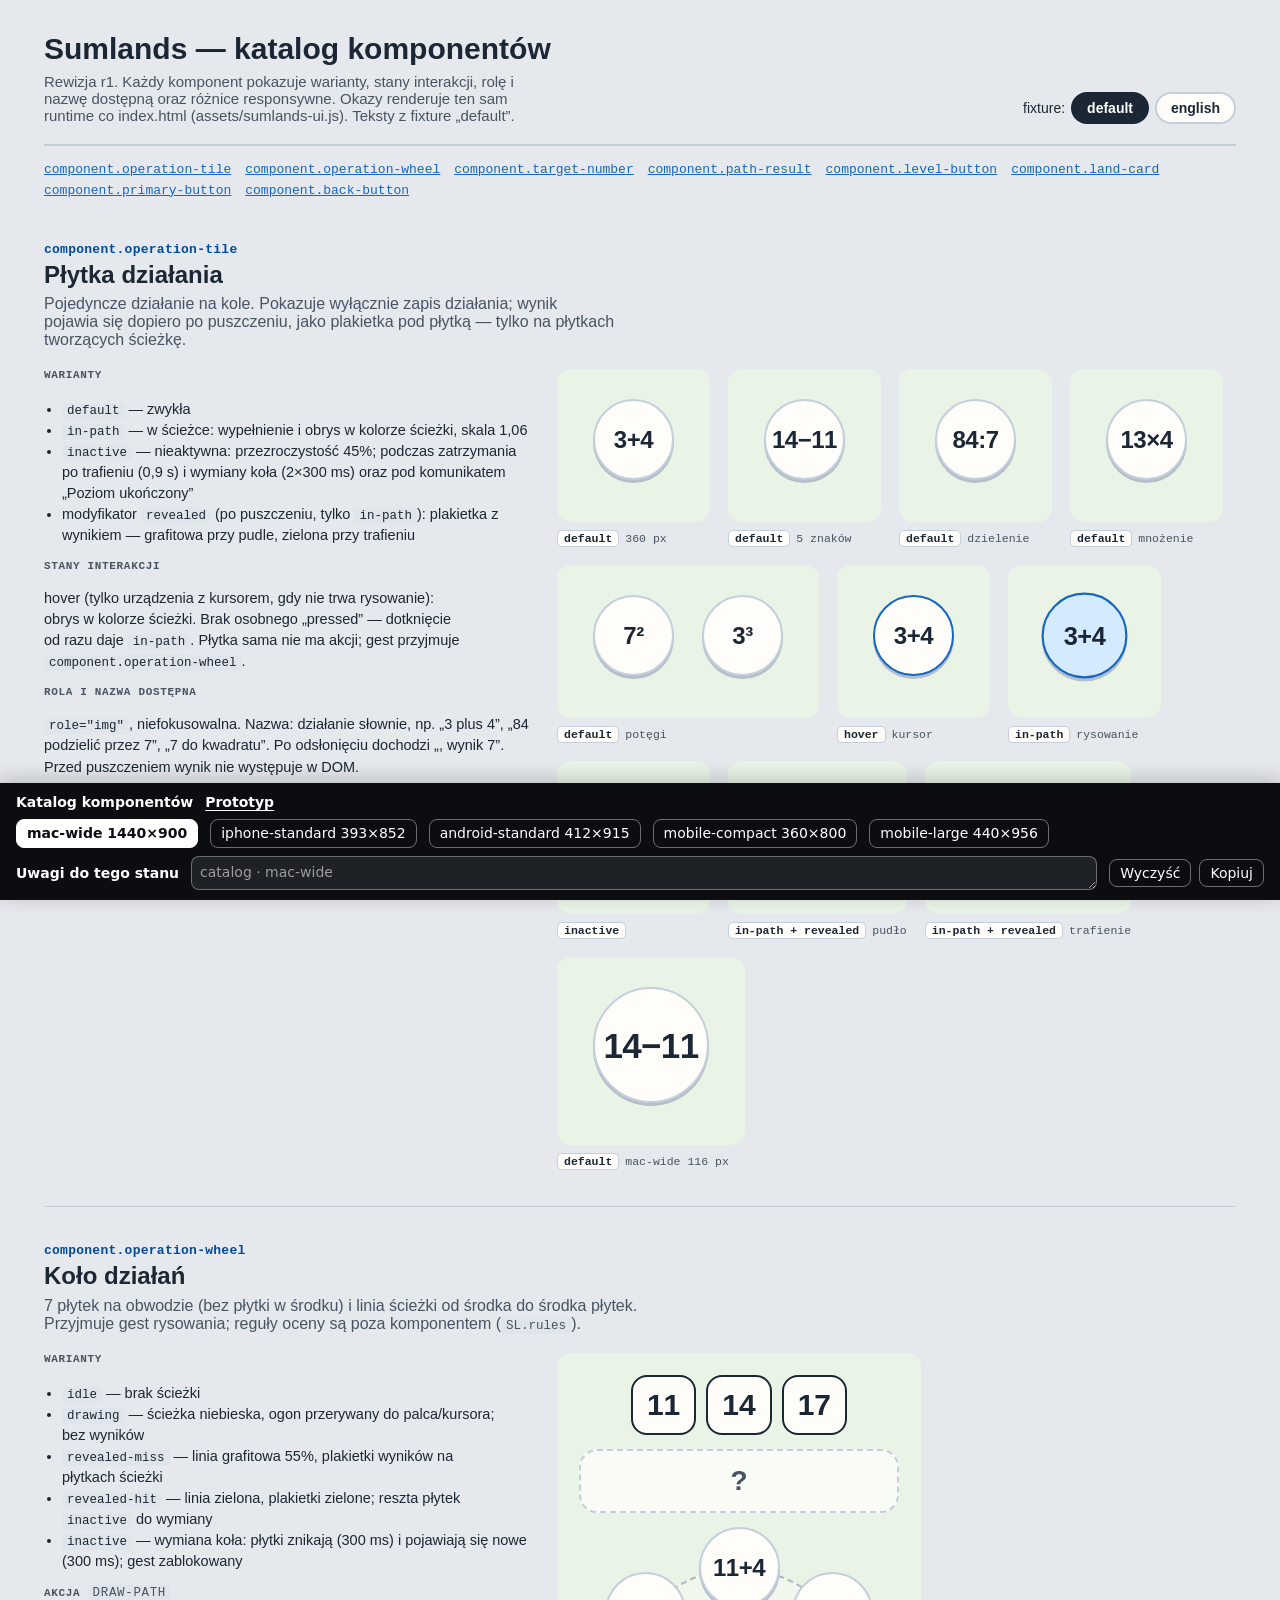
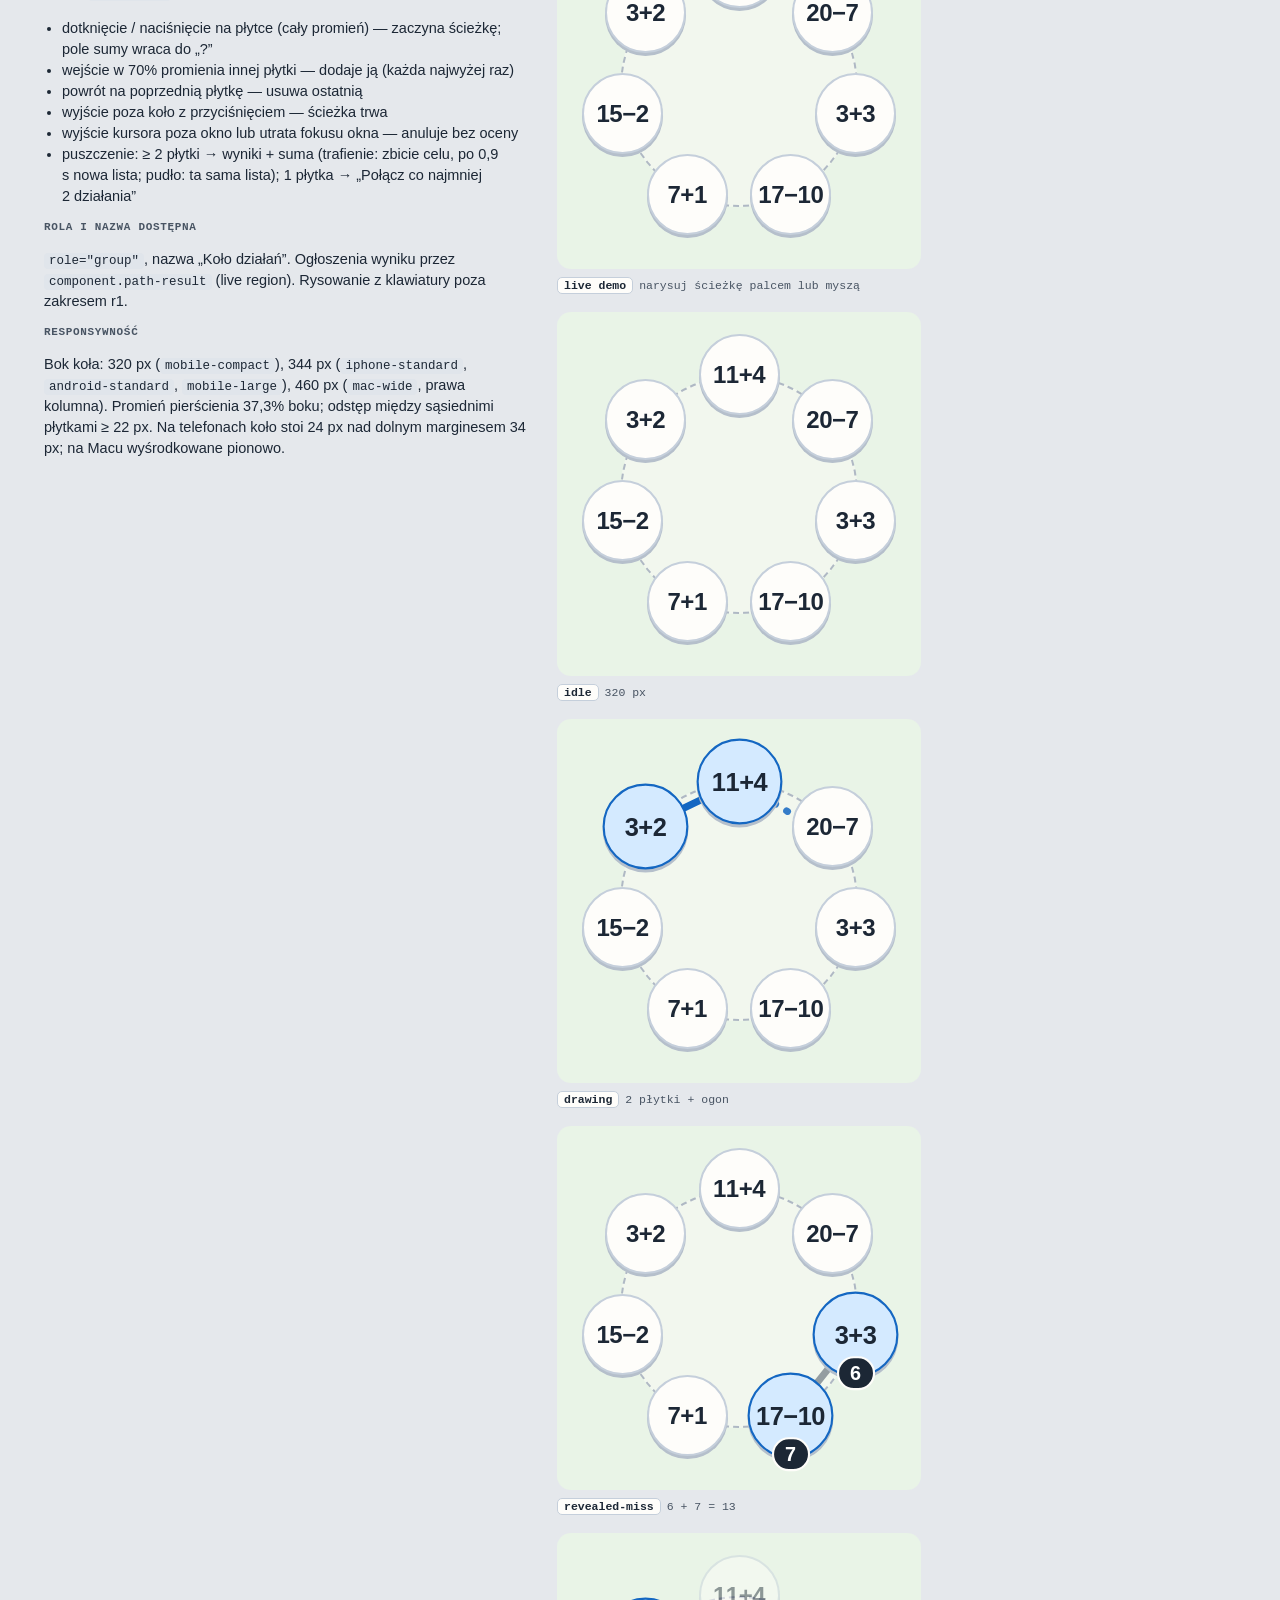
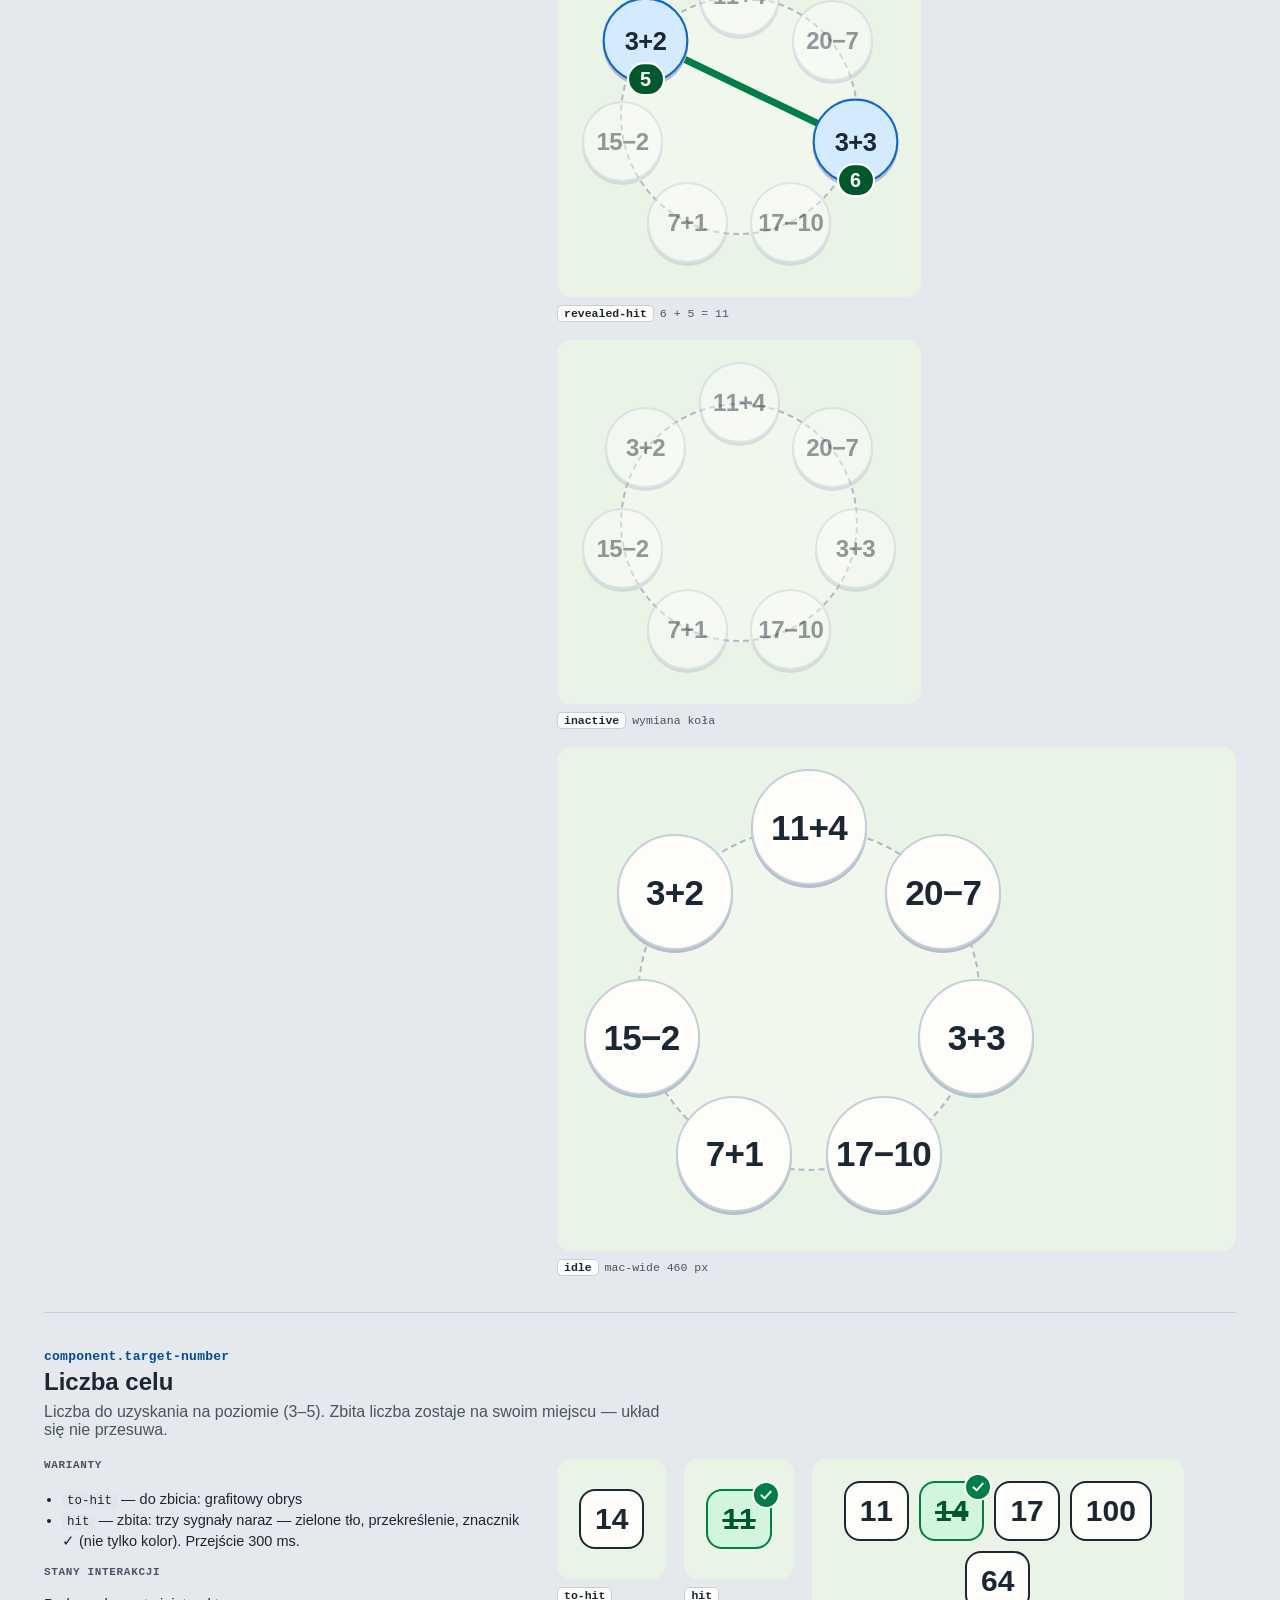
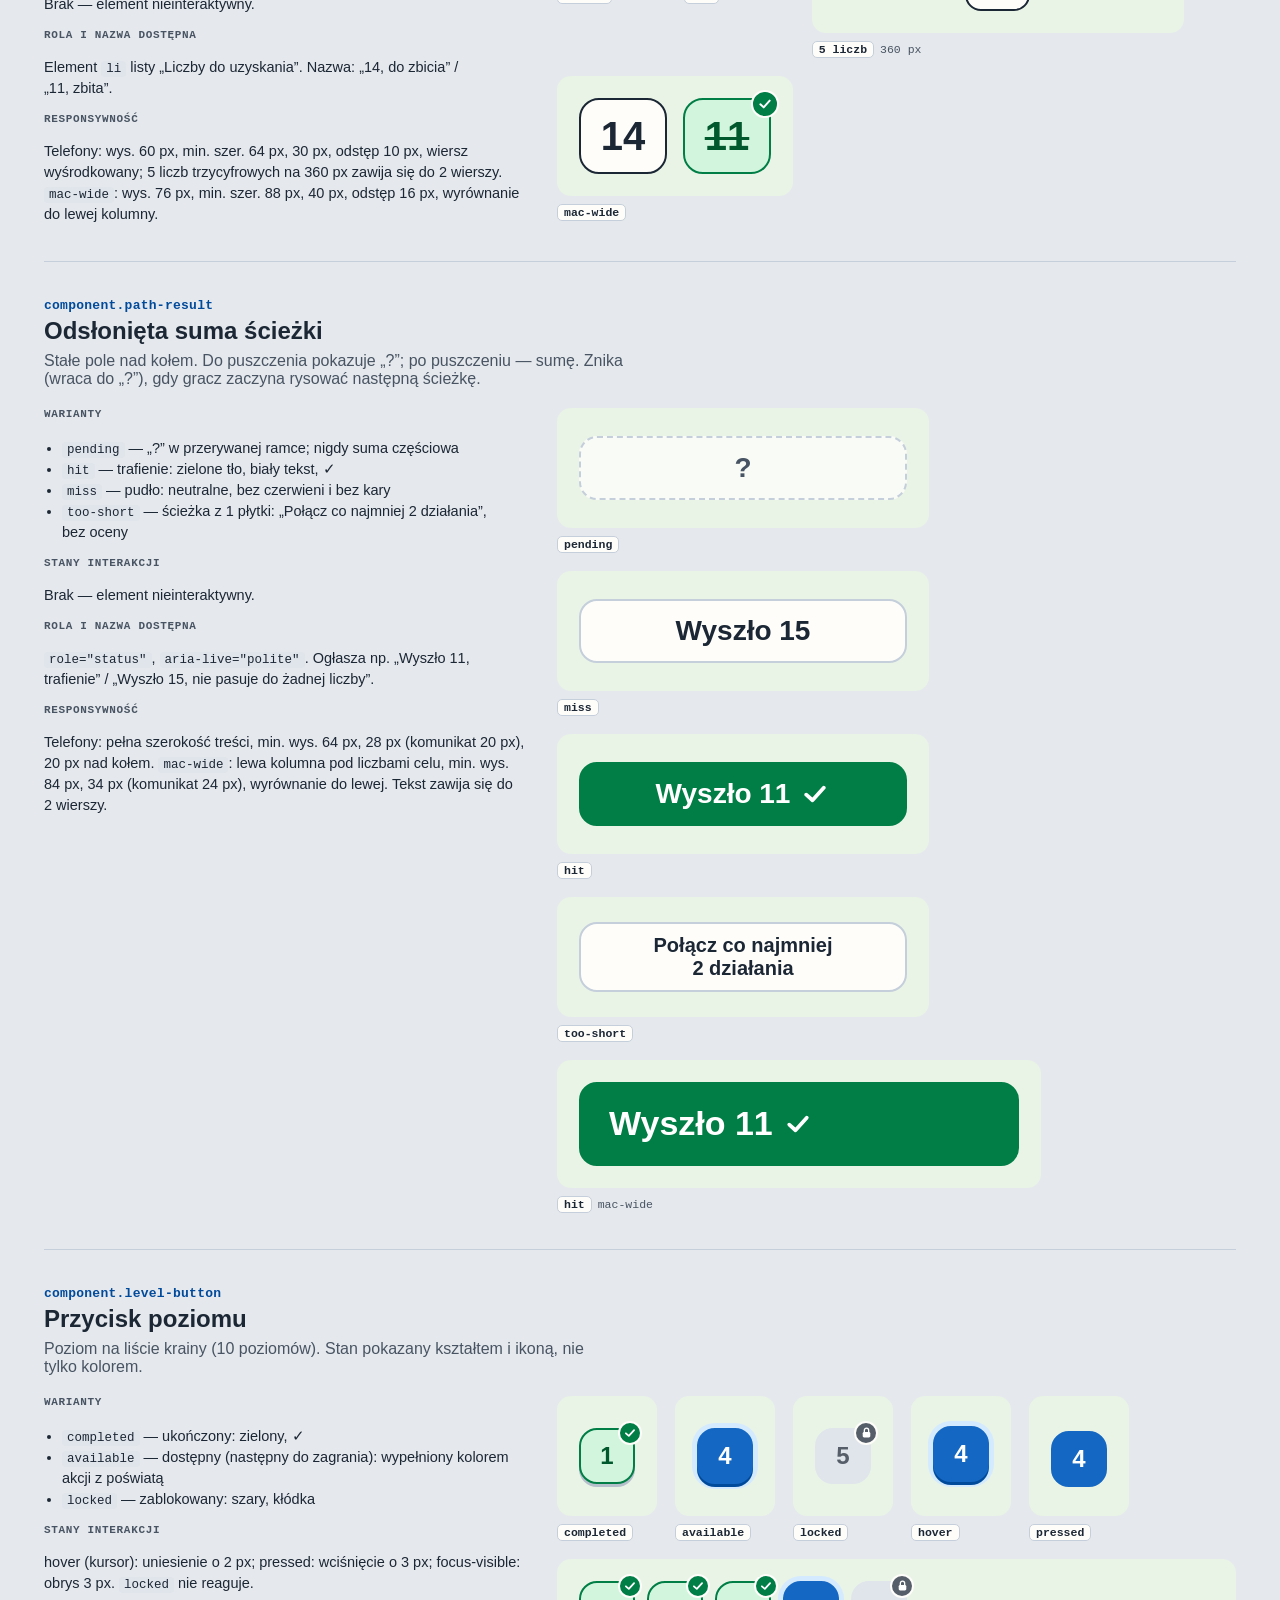
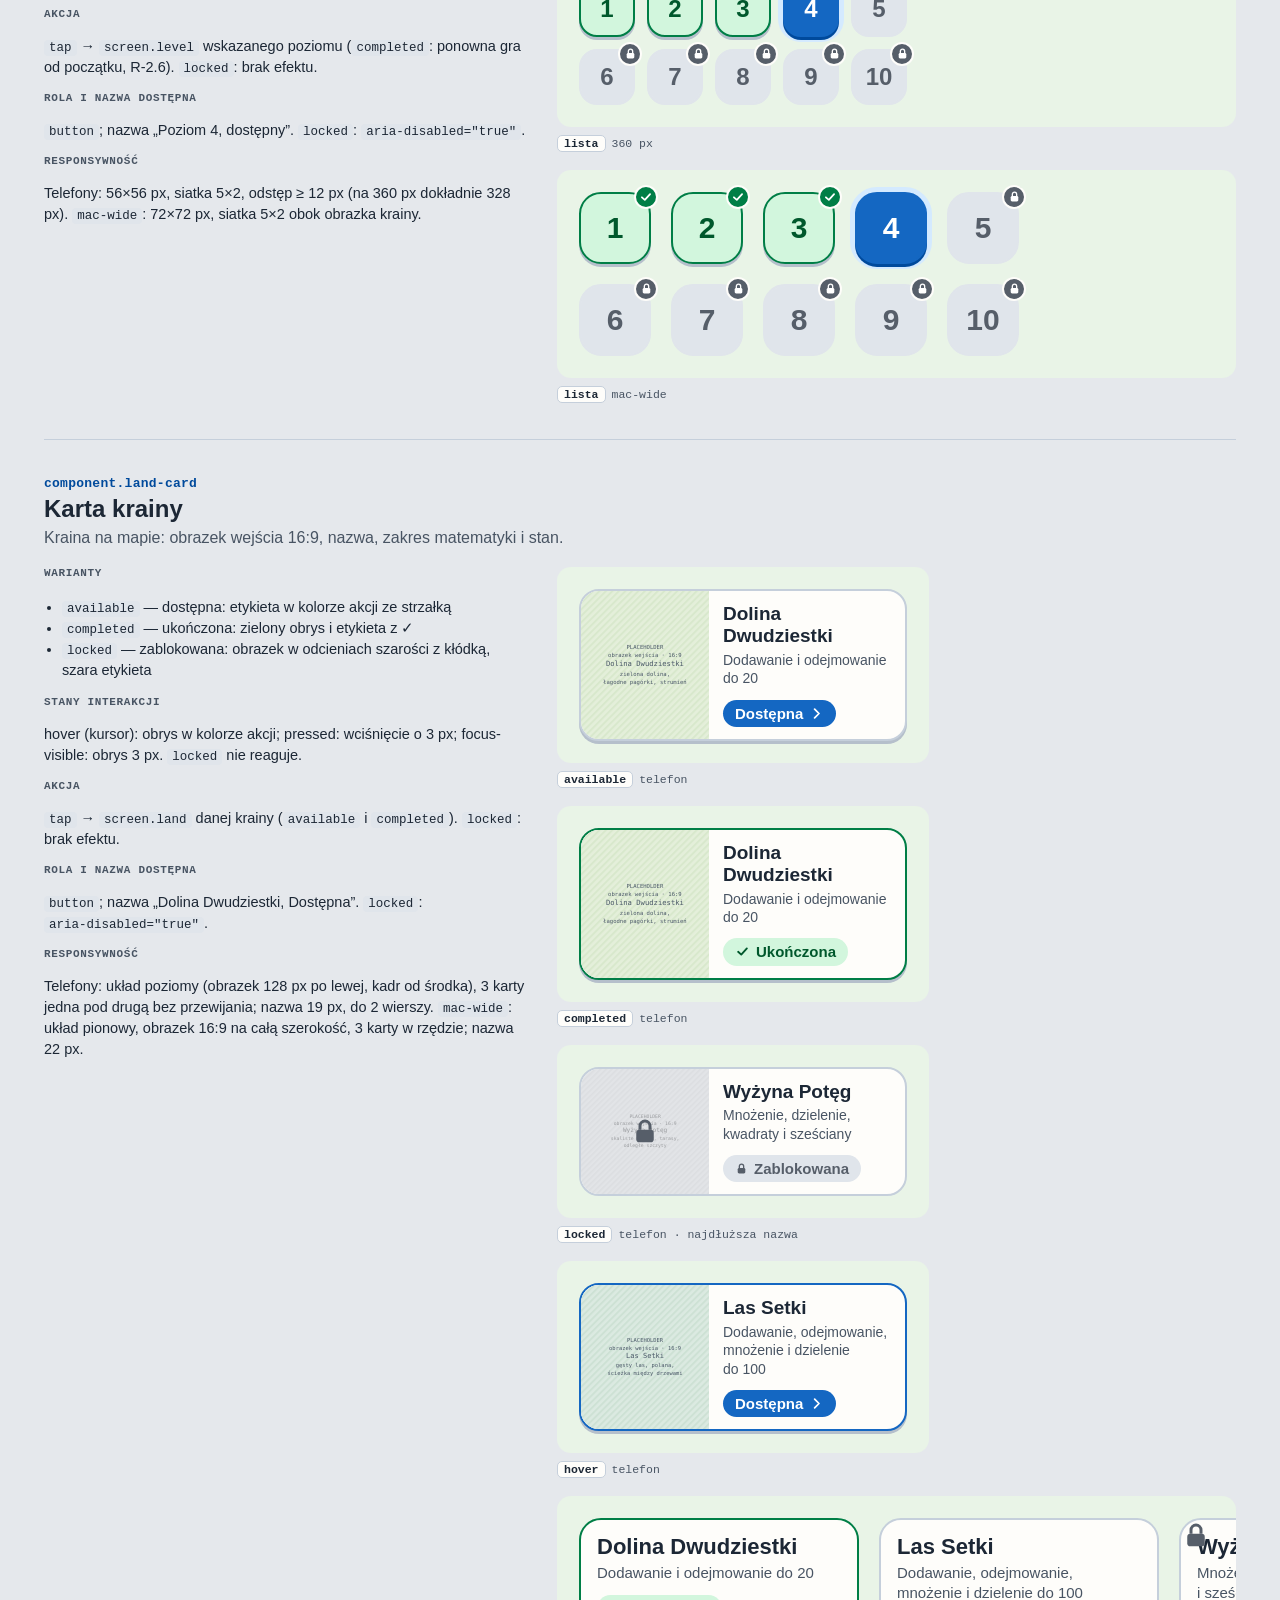
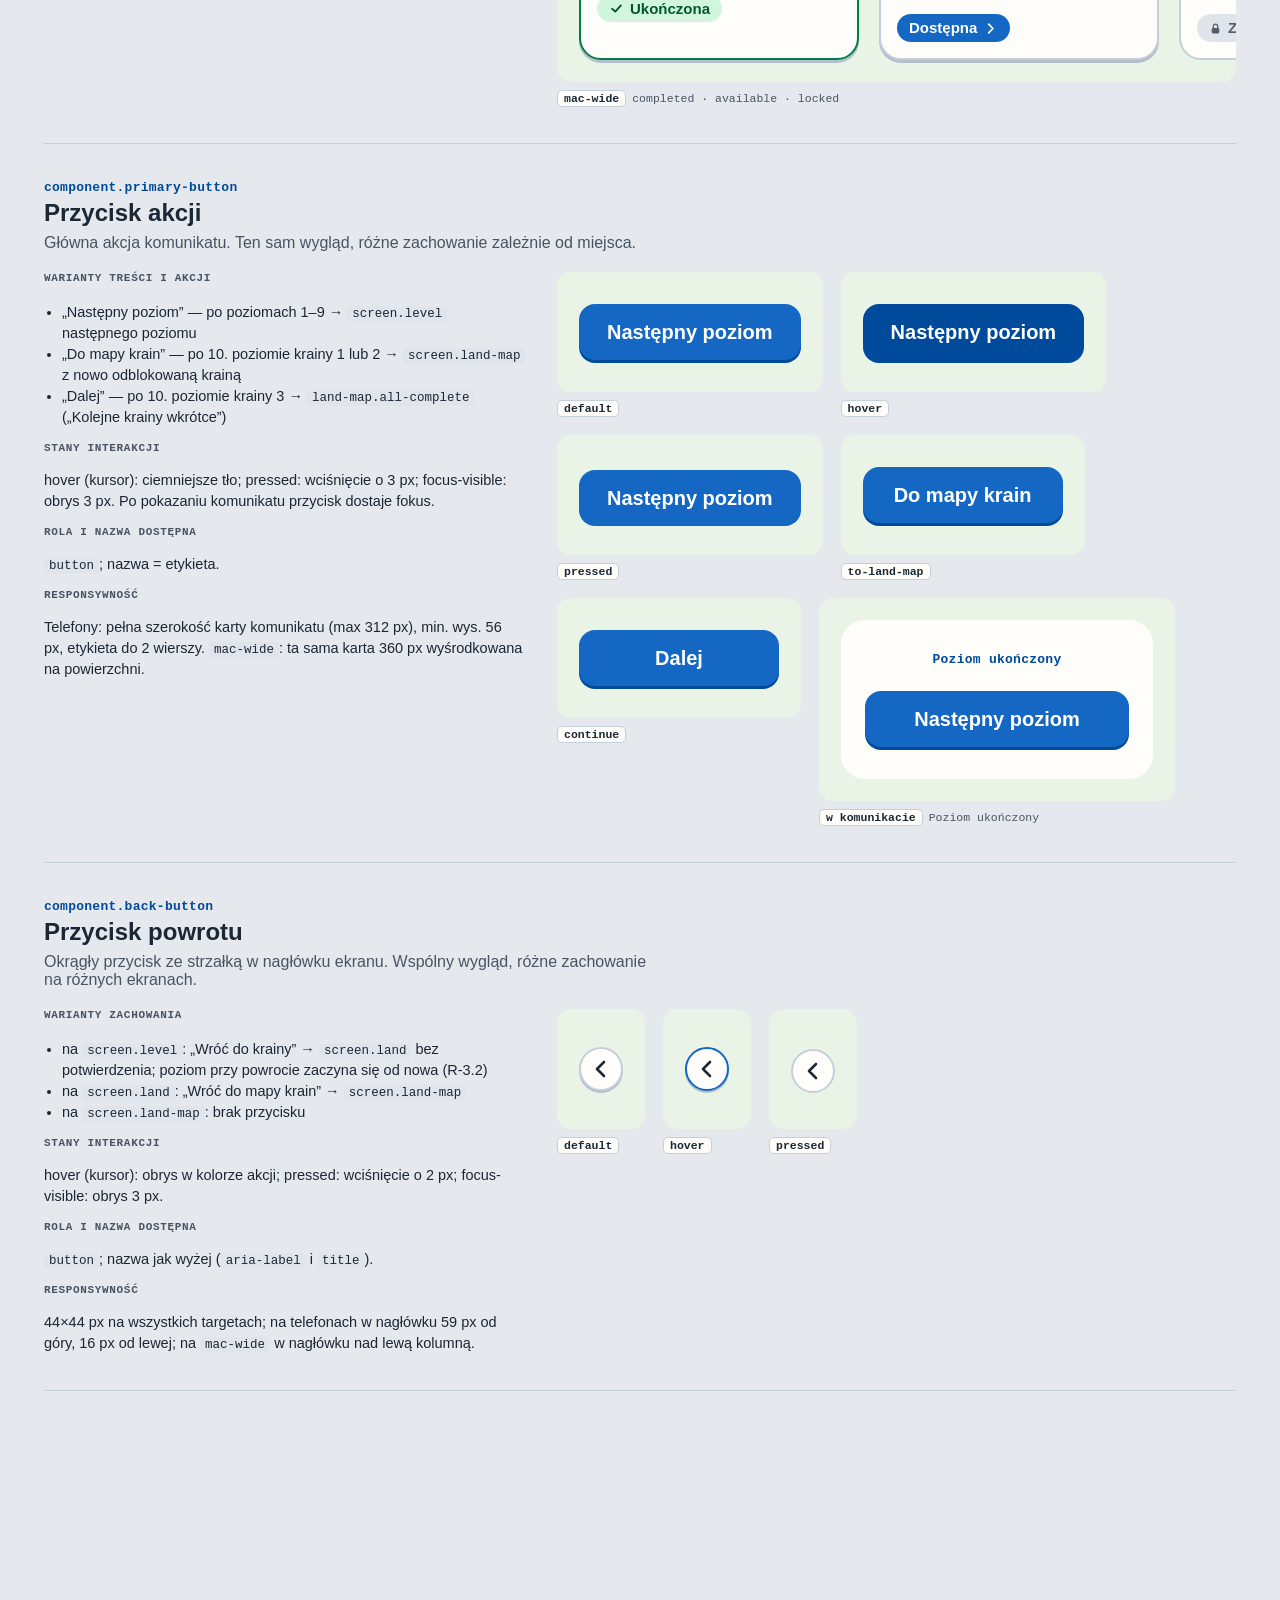
<file: prototype/sumlands/catalog.html>
<!doctype html>
<html lang="pl">
<head>
<meta charset="utf-8">
<meta name="viewport" content="width=device-width,initial-scale=1">
<title>Sumlands — katalog komponentów r1</title>
<link rel="stylesheet" href="assets/sumlands.css">
<script src="assets/sumlands-ui.js"></script>
<style>
body{margin:0;background:var(--paper)}
.sl-cat{box-sizing:border-box;max-width:1240px;margin:0 auto;padding:32px 24px 80px}
.sl-cat.is-framed{box-shadow:0 0 0 1px var(--line),0 8px 30px oklch(0.3 0.03 255 / .12);background:var(--paper)}
.sl-cat.is-narrow{padding:24px 8px 48px}
.sl-cat.is-narrow .cat-grid{grid-template-columns:minmax(0,1fr)}
.sl-cat.is-narrow .cat-spm-box{padding:12px}
body.cat-body{background:oklch(0.93 0.006 255)}
.cat-head{display:flex;flex-wrap:wrap;align-items:flex-end;justify-content:space-between;gap:16px;padding-bottom:20px;border-bottom:2px solid var(--line)}
.cat-head h1{margin:0;font-size:30px;line-height:1.15}
.cat-head p{margin:6px 0 0;color:var(--ink-2);font-size:15px;max-width:60ch;text-wrap:pretty}
.cat-tools{display:flex;gap:6px;align-items:center;font-size:14px}
.cat-tools button{font:inherit;font-weight:700;padding:6px 14px;border-radius:999px;border:2px solid var(--line);background:var(--card);color:var(--ink);cursor:pointer}
.cat-tools button[aria-pressed=true]{background:var(--ink);border-color:var(--ink);color:#fff}
.cat-toc{display:flex;flex-wrap:wrap;gap:6px 14px;margin:16px 0 8px;font:13px var(--mono)}
.cat-sec{padding:36px 0;border-bottom:1px solid var(--line);scroll-margin-top:12px}
.cat-sec h2{margin:0;font:700 13px var(--mono);color:var(--path-deep);letter-spacing:.02em}
.cat-sec h3{margin:4px 0 6px;font-size:24px;line-height:1.2}
.cat-sem{margin:0 0 20px;color:var(--ink-2);font-size:16px;max-width:70ch;text-wrap:pretty}
.cat-grid{display:grid;grid-template-columns:minmax(0,5fr) minmax(0,7fr);gap:28px;align-items:start}
@media (max-width:900px){.cat-grid{grid-template-columns:minmax(0,1fr)}}
.cat-spec{margin:0;display:grid;gap:14px;font-size:14.5px;line-height:1.45}
.cat-spec dt{font:700 11px var(--mono);text-transform:uppercase;letter-spacing:.06em;color:var(--ink-2)}
.cat-spec dd{margin:2px 0 0;text-wrap:pretty}
.cat-spec code,.cat-sem code{font:12.5px var(--mono);background:var(--muted);padding:1px 5px;border-radius:4px}
.cat-spec ul{margin:2px 0 0;padding-left:18px}
.cat-specimens{display:flex;flex-wrap:wrap;gap:18px}
.cat-spm{display:flex;flex-direction:column;gap:8px;min-width:0;max-width:100%}
.cat-spm-box{position:relative;max-width:100%;min-width:0;overflow-x:auto;display:flex;align-items:center;justify-content:center;padding:22px;border-radius:14px;background:oklch(0.955 0.02 140);min-height:120px}
.cat-spm-label{font:11.5px var(--mono);color:var(--ink-2);display:flex;gap:6px;flex-wrap:wrap;align-items:baseline}
.cat-spm-label b{font-weight:700;color:var(--ink);background:var(--card);border:1px solid var(--line);padding:1px 6px;border-radius:5px}
.cat-tilebox{position:relative}
.cat-wide{flex-basis:100%;width:100%}.cat-wide .cat-spm-box{width:100%;justify-content:flex-start}.cat-specimens{min-width:0}
.cat-demo-row{display:flex;flex-direction:column;gap:14px;align-items:center;width:100%}
.cat-demo-row .sl-targets{margin:0}
.cat-demo-row .sl-result{width:100%;max-width:328px}
</style>
</head>
<body class="cat-body">
<div class="sl-cat" id="cat"></div>
<script>
(async function () {
  'use strict';
  var h = SL.h, root = document.getElementById('cat');
  var fixtures;
  var manifest;
  try { fixtures = await (await fetch('assets/fixtures.json', { cache: 'no-store' })).json(); manifest = await (await fetch('prototype-manifest.json', { cache: 'no-store' })).json(); }
  catch (e) { root.append(h('div', { 'class': 'sl-error', role: 'alert' }, 'Nie można wczytać assets/fixtures.json lub prototype-manifest.json — uruchom przez lokalny serwer HTTP (README.md).')); return; }
  var lang = 'default';
  var cq = new URLSearchParams(location.search);
  var ctg = manifest.targets.filter(function (t) { return t.target_id === cq.get('target'); })[0] || manifest.targets.filter(function (t) { return t.target_id === 'mac-wide'; })[0] || manifest.targets[0];
  var cUrl = function (t) { var u = new URLSearchParams(); u.set('target', t); return '?' + u.toString(); };
  if (cq.get('target') !== ctg.target_id) history.replaceState(null, '', cUrl(ctg.target_id));
  root.style.maxWidth = Math.min(1240, ctg.width) + 'px';
  if (ctg.width < 1240) root.classList.add('is-framed');
  if (ctg.width < 900) root.classList.add('is-narrow');
  var cbar = SL.previewToolbar({
    catalogHref: cUrl(ctg.target_id), catalogCurrent: true,
    backHref: 'index.html?mode=user_preview&state=' + encodeURIComponent(manifest.states[0].state_id) + '&target=' + encodeURIComponent(ctg.target_id),
    targetId: ctg.target_id, noteStateId: 'catalog', targets: manifest.targets,
    onTarget: function (t) { location.search = cUrl(t); }
  });
  document.body.append(cbar);
  var cfit = function () { document.body.style.paddingBottom = cbar.offsetHeight + 'px'; };
  cfit(); window.addEventListener('resize', cfit);
  if (window.ResizeObserver) new ResizeObserver(cfit).observe(cbar);

  function spm(label, note, node, opts) {
    opts = opts || {};
    return h('div', { 'class': 'cat-spm' + (opts.wide ? ' cat-wide' : ''), 'data-catalog-variant': label },
      h('div', { 'class': 'cat-spm-box', style: opts.boxStyle || null }, node),
      h('div', { 'class': 'cat-spm-label' }, h('b', {}, label), note || null));
  }
  function spec(rows) {
    return h('dl', { 'class': 'cat-spec' }, rows.map(function (r) { return [h('dt', { html: r[0] }), h('dd', { html: r[1] })]; }));
  }
  function tileBox(op, size, o) {
    var g = SL.geom(size), pad = g.d + 28;
    var box = h('div', { 'class': 'cat-tilebox', style: { width: pad + 'px', height: pad + 'px', '--d': g.d + 'px', '--fs': g.fs + 'px' } });
    box.append(SL.tile(op, { elementId: o.elementId, variant: o.variant, revealed: o.revealed, demo: o.demo, loc: o.loc, strings: o.S, x: pad / 2, y: pad / 2 - 6 }));
    return box;
  }
  function section(id, title, sem, specRows, specimens) {
    return h('section', { 'class': 'cat-sec', id: id, 'data-catalog-component': id },
      h('h2', {}, id), h('h3', {}, title), h('p', { 'class': 'cat-sem', html: sem }),
      h('div', { 'class': 'cat-grid' }, spec(specRows), h('div', { 'class': 'cat-specimens' }, specimens)));
  }

  function render() {
    var fx = fixtures.fixtures[lang], S = fx.strings, loc = fx.locale, L = fx.lands;
    document.documentElement.lang = loc;
    var div = loc === 'pl' ? ':' : '÷';
    var w0 = fx.level.wheels['11,14,17'];
    root.replaceChildren();

    root.append(h('header', { 'class': 'cat-head' },
      h('div', {}, h('h1', {}, 'Sumlands — katalog komponentów'),
        h('p', {}, 'Rewizja r1. Każdy komponent pokazuje warianty, stany interakcji, rolę i nazwę dostępną oraz różnice responsywne. Okazy renderuje ten sam runtime co index.html (assets/sumlands-ui.js). Teksty z fixture „' + lang + '”.')),
      h('div', { 'class': 'cat-tools', 'data-prototype-tool': 'catalog-fixture' }, 'fixture:',
        ['default', 'english'].map(function (f) { return h('button', { type: 'button', 'aria-pressed': f === lang ? 'true' : 'false', onclick: function () { lang = f; render(); } }, f); }))));
    var ids = ['component.operation-tile', 'component.operation-wheel', 'component.target-number', 'component.path-result', 'component.level-button', 'component.land-card', 'component.primary-button', 'component.back-button'];
    root.append(h('nav', { 'class': 'cat-toc' }, ids.map(function (i) { return h('a', { href: '#' + i }, i); })));

    /* operation-tile */
    var ex = [{ label: '3+4', result: 7 }, { label: '14−11', result: 3 }, { label: '84' + div + '7', result: 12 }, { label: '13×4', result: 52 }, { label: '7²', result: 49 }, { label: '3³', result: 27 }];
    root.append(section('component.operation-tile', 'Płytka działania',
      'Pojedyncze działanie na kole. Pokazuje wyłącznie zapis działania; wynik pojawia się dopiero po puszczeniu, jako plakietka pod płytką — tylko na płytkach tworzących ścieżkę.',
      [['Warianty', '<ul><li><code>default</code> — zwykła</li><li><code>in-path</code> — w ścieżce: wypełnienie i obrys w kolorze ścieżki, skala 1,06</li><li><code>inactive</code> — nieaktywna: przezroczystość 45%; podczas zatrzymania po trafieniu (0,9 s) i wymiany koła (2×300 ms) oraz pod komunikatem „' + S.level_complete + '”</li><li>modyfikator <code>revealed</code> (po puszczeniu, tylko <code>in-path</code>): plakietka z wynikiem — grafitowa przy pudle, zielona przy trafieniu</li></ul>'],
       ['Stany interakcji', 'hover (tylko urządzenia z kursorem, gdy nie trwa rysowanie): obrys w kolorze ścieżki. Brak osobnego „pressed” — dotknięcie od razu daje <code>in-path</code>. Płytka sama nie ma akcji; gest przyjmuje <code>component.operation-wheel</code>.'],
       ['Rola i nazwa dostępna', '<code>role="img"</code>, niefokusowalna. Nazwa: działanie słownie, np. „' + SL.speak('3+4', loc) + '”, „' + SL.speak('84' + div + '7', loc) + '”, „' + SL.speak('7²', loc) + '”. Po odsłonięciu dochodzi „, ' + SL.fmt(S.tile_result_sr, { n: 7 }) + '”. Przed puszczeniem wynik nie występuje w DOM.'],
       ['Responsywność', 'Średnica = 25,3% boku koła: 81 px na <code>mobile-compact</code>, 87 px na pozostałych telefonach, 116 px na <code>mac-wide</code>. Tekst max(24 px, 30% średnicy): 24 / 26 / 35 px. Najdłuższy zapis to 5 znaków (<code>14−11</code>). Dzielenie: „:” w PL, „÷” w EN.']],
      [spm('default', '360 px', tileBox(ex[0], 320, { elementId: 'catalog.tile.default', loc: loc, S: S })),
       spm('default', '5 znaków', tileBox(ex[1], 320, { elementId: 'catalog.tile.long', loc: loc, S: S })),
       spm('default', 'dzielenie', tileBox(ex[2], 320, { elementId: 'catalog.tile.div', loc: loc, S: S })),
       spm('default', 'mnożenie', tileBox(ex[3], 320, { elementId: 'catalog.tile.mul', loc: loc, S: S })),
       spm('default', 'potęgi', h('div', { style: { display: 'flex' } }, tileBox(ex[4], 320, { elementId: 'catalog.tile.sq', loc: loc, S: S }), tileBox(ex[5], 320, { elementId: 'catalog.tile.cube', loc: loc, S: S }))),
       spm('hover', 'kursor', tileBox(ex[0], 320, { elementId: 'catalog.tile.hover', demo: 'hover', loc: loc, S: S })),
       spm('in-path', 'rysowanie', tileBox(ex[0], 320, { elementId: 'catalog.tile.in-path', variant: 'in-path', loc: loc, S: S })),
       spm('inactive', '', tileBox(ex[0], 320, { elementId: 'catalog.tile.inactive', variant: 'inactive', loc: loc, S: S })),
       spm('in-path + revealed', 'pudło', tileBox(ex[0], 320, { elementId: 'catalog.tile.revealed-miss', variant: 'in-path', revealed: 'miss', loc: loc, S: S })),
       spm('in-path + revealed', 'trafienie', tileBox(ex[0], 320, { elementId: 'catalog.tile.revealed-hit', variant: 'in-path', revealed: 'hit', loc: loc, S: S })),
       spm('default', 'mac-wide 116 px', tileBox(ex[1], 460, { elementId: 'catalog.tile.wide', loc: loc, S: S }))]));

    /* operation-wheel */
    function wheel(size, init, id, interactive, extra) {
      var o = { ops: w0, size: size, loc: loc, strings: S, elementId: id, elementPrefix: id + '.', initial: init, interactive: !!interactive };
      Object.keys(extra || {}).forEach(function (k) { o[k] = extra[k]; });
      return SL.createWheel(o);
    }
    var g320 = SL.geom(320);
    var tailPt = { x: (g320.centers[0].x + g320.centers[1].x) / 2 + 6, y: (g320.centers[0].y + g320.centers[1].y) / 2 + 10 };
    var demoTargets = fx.level.targets.map(function (v, i) { return SL.target({ value: v, elementId: 'catalog.demo.target-' + (i + 1), strings: S }); });
    var demoResult = SL.pathResult({ elementId: 'catalog.demo.result', strings: S });
    var demoRemaining = fx.level.targets.slice();
    var demo = wheel(320, {}, 'catalog.demo.wheel', true, {
      interactionId: 'interaction.catalog.draw-path', action: 'draw-path', expected: 'jak interaction.level.draw-path; demo bez wymiany koła',
      onStart: function () { SL.setResult(demoResult, 'pending', null, S); },
      onRelease: function (path) {
        if (!path.length) return;
        var r = SL.rules.evaluate(w0, path, demoRemaining);
        if (r.kind === 'too-short') { demo.set({ path: [], revealed: false }); SL.setResult(demoResult, 'too-short', null, S); return; }
        demo.set({ revealed: r.kind }); SL.setResult(demoResult, r.kind, r.sum, S);
      }
    });
    root.append(section('component.operation-wheel', 'Koło działań',
      '7 płytek na obwodzie (bez płytki w środku) i linia ścieżki od środka do środka płytek. Przyjmuje gest rysowania; reguły oceny są poza komponentem (<code>SL.rules</code>).',
      [['Warianty', '<ul><li><code>idle</code> — brak ścieżki</li><li><code>drawing</code> — ścieżka niebieska, ogon przerywany do palca/kursora; bez wyników</li><li><code>revealed-miss</code> — linia grafitowa 55%, plakietki wyników na płytkach ścieżki</li><li><code>revealed-hit</code> — linia zielona, plakietki zielone; reszta płytek <code>inactive</code> do wymiany</li><li><code>inactive</code> — wymiana koła: płytki znikają (300 ms) i pojawiają się nowe (300 ms); gest zablokowany</li></ul>'],
       ['Akcja <code>draw-path</code>', '<ul><li>dotknięcie / naciśnięcie na płytce (cały promień) — zaczyna ścieżkę; pole sumy wraca do „?”</li><li>wejście w 70% promienia innej płytki — dodaje ją (każda najwyżej raz)</li><li>powrót na poprzednią płytkę — usuwa ostatnią</li><li>wyjście poza koło z przyciśnięciem — ścieżka trwa</li><li>wyjście kursora poza okno lub utrata fokusu okna — anuluje bez oceny</li><li>puszczenie: ≥ 2 płytki → wyniki + suma (trafienie: zbicie celu, po 0,9 s nowa lista; pudło: ta sama lista); 1 płytka → „' + S.too_short + '”</li></ul>'],
       ['Rola i nazwa dostępna', '<code>role="group"</code>, nazwa „' + S.wheel_label + '”. Ogłoszenia wyniku przez <code>component.path-result</code> (live region). Rysowanie z klawiatury poza zakresem r1.'],
       ['Responsywność', 'Bok koła: 320 px (<code>mobile-compact</code>), 344 px (<code>iphone-standard</code>, <code>android-standard</code>, <code>mobile-large</code>), 460 px (<code>mac-wide</code>, prawa kolumna). Promień pierścienia 37,3% boku; odstęp między sąsiednimi płytkami ≥ 22 px. Na telefonach koło stoi 24 px nad dolnym marginesem 34 px; na Macu wyśrodkowane pionowo.']],
      [spm('live demo', 'narysuj ścieżkę palcem lub myszą', h('div', { 'class': 'cat-demo-row' }, h('ul', { 'class': 'sl-targets', 'aria-label': S.targets_label }, demoTargets), demoResult, demo.el), { wide: false }),
       spm('idle', '320 px', wheel(320, {}, 'catalog.wheel.idle').el),
       spm('drawing', '2 płytki + ogon', wheel(320, { path: [6, 0], tail: tailPt }, 'catalog.wheel.drawing').el),
       spm('revealed-miss', '6 + 7 = 13', wheel(320, { path: [2, 3], revealed: 'miss' }, 'catalog.wheel.miss').el),
       spm('revealed-hit', '6 + 5 = 11', wheel(320, { path: [2, 6], revealed: 'hit', inactive: true }, 'catalog.wheel.hit').el),
       spm('inactive', 'wymiana koła', wheel(320, { inactive: true }, 'catalog.wheel.inactive').el),
       spm('idle', 'mac-wide 460 px', wheel(460, {}, 'catalog.wheel.wide').el, { wide: true })]));

    /* target-number */
    function tlist(items, wide) {
      var ul = h('ul', { 'class': 'sl-targets', 'aria-label': S.targets_label, style: { margin: 0 } }, items);
      return wide ? h('div', { 'class': 'sl-wide', style: { display: 'contents' } }, ul) : ul;
    }
    root.append(section('component.target-number', 'Liczba celu',
      'Liczba do uzyskania na poziomie (3–5). Zbita liczba zostaje na swoim miejscu — układ się nie przesuwa.',
      [['Warianty', '<ul><li><code>to-hit</code> — do zbicia: grafitowy obrys</li><li><code>hit</code> — zbita: trzy sygnały naraz — zielone tło, przekreślenie, znacznik ✓ (nie tylko kolor). Przejście 300 ms.</li></ul>'],
       ['Stany interakcji', 'Brak — element nieinteraktywny.'],
       ['Rola i nazwa dostępna', 'Element <code>li</code> listy „' + S.targets_label + '”. Nazwa: „' + SL.fmt(S.target_to_hit, { n: 14 }) + '” / „' + SL.fmt(S.target_hit, { n: 11 }) + '”.'],
       ['Responsywność', 'Telefony: wys. 60 px, min. szer. 64 px, 30 px, odstęp 10 px, wiersz wyśrodkowany; 5 liczb trzycyfrowych na 360 px zawija się do 2 wierszy. <code>mac-wide</code>: wys. 76 px, min. szer. 88 px, 40 px, odstęp 16 px, wyrównanie do lewej kolumny.']],
      [spm('to-hit', '', tlist([SL.target({ value: 14, elementId: 'catalog.target.to-hit', strings: S })])),
       spm('hit', '', tlist([SL.target({ value: 11, variant: 'hit', elementId: 'catalog.target.hit', strings: S })])),
       spm('5 liczb', '360 px', h('div', { style: { width: '328px' } }, tlist([11, 14, 17, 100, 64].map(function (v, i) { return SL.target({ value: v, variant: i === 1 ? 'hit' : 'to-hit', elementId: 'catalog.target.row-' + i, strings: S }); })))),
       spm('mac-wide', '', tlist([SL.target({ value: 14, elementId: 'catalog.target.wide', strings: S }), SL.target({ value: 11, variant: 'hit', elementId: 'catalog.target.wide-hit', strings: S })], true))]));

    /* path-result */
    function res(v, sum, id, wide) {
      var el = SL.pathResult({ elementId: id, variant: v, sum: sum, strings: S });
      var w = h('div', { style: { width: wide ? '440px' : '328px' } }, el);
      return wide ? h('div', { 'class': 'sl-wide', style: { display: 'contents' } }, w) : w;
    }
    root.append(section('component.path-result', 'Odsłonięta suma ścieżki',
      'Stałe pole nad kołem. Do puszczenia pokazuje „?”; po puszczeniu — sumę. Znika (wraca do „?”), gdy gracz zaczyna rysować następną ścieżkę.',
      [['Warianty', '<ul><li><code>pending</code> — „?” w przerywanej ramce; nigdy suma częściowa</li><li><code>hit</code> — trafienie: zielone tło, biały tekst, ✓</li><li><code>miss</code> — pudło: neutralne, bez czerwieni i bez kary</li><li><code>too-short</code> — ścieżka z 1 płytki: „' + S.too_short + '”, bez oceny</li></ul>'],
       ['Stany interakcji', 'Brak — element nieinteraktywny.'],
       ['Rola i nazwa dostępna', '<code>role="status"</code>, <code>aria-live="polite"</code>. Ogłasza np. „' + SL.fmt(S.result_value, { n: 11 }) + ', ' + S.result_hit_sr + '” / „' + SL.fmt(S.result_value, { n: 15 }) + ', ' + S.result_miss_sr + '”.'],
       ['Responsywność', 'Telefony: pełna szerokość treści, min. wys. 64 px, 28 px (komunikat 20 px), 20 px nad kołem. <code>mac-wide</code>: lewa kolumna pod liczbami celu, min. wys. 84 px, 34 px (komunikat 24 px), wyrównanie do lewej. Tekst zawija się do 2 wierszy.']],
      [spm('pending', '', res('pending', null, 'catalog.result.pending')),
       spm('miss', '', res('miss', 15, 'catalog.result.miss')),
       spm('hit', '', res('hit', 11, 'catalog.result.hit')),
       spm('too-short', '', res('too-short', null, 'catalog.result.too-short')),
       spm('hit', 'mac-wide', res('hit', 11, 'catalog.result.wide', true))]));

    /* level-button */
    function lvRow(wide) {
      var vs = ['completed', 'completed', 'completed', 'available', 'locked', 'locked', 'locked', 'locked', 'locked', 'locked'];
      var grid = h('div', { style: { display: 'grid', gridTemplateColumns: 'repeat(5,' + (wide ? 72 : 56) + 'px)', gap: (wide ? 20 : 12) + 'px', justifyContent: 'space-between', width: wide ? 'auto' : '328px' } },
        vs.map(function (v, i) { return SL.levelButton({ n: i + 1, variant: v, wide: wide, strings: S, elementId: 'catalog.level' + (wide ? '-wide' : '') + '.' + (i + 1) }); }));
      return grid;
    }
    root.append(section('component.level-button', 'Przycisk poziomu',
      'Poziom na liście krainy (10 poziomów). Stan pokazany kształtem i ikoną, nie tylko kolorem.',
      [['Warianty', '<ul><li><code>completed</code> — ukończony: zielony, ✓</li><li><code>available</code> — dostępny (następny do zagrania): wypełniony kolorem akcji z poświatą</li><li><code>locked</code> — zablokowany: szary, kłódka</li></ul>'],
       ['Stany interakcji', 'hover (kursor): uniesienie o 2 px; pressed: wciśnięcie o 3 px; focus-visible: obrys 3 px. <code>locked</code> nie reaguje.'],
       ['Akcja', '<code>tap</code> → <code>screen.level</code> wskazanego poziomu (<code>completed</code>: ponowna gra od początku, R-2.6). <code>locked</code>: brak efektu.'],
       ['Rola i nazwa dostępna', '<code>button</code>; nazwa „' + SL.fmt(S.level_button_sr, { n: 4, status: S.level_status_open }) + '”. <code>locked</code>: <code>aria-disabled="true"</code>.'],
       ['Responsywność', 'Telefony: 56×56 px, siatka 5×2, odstęp ≥ 12 px (na 360 px dokładnie 328 px). <code>mac-wide</code>: 72×72 px, siatka 5×2 obok obrazka krainy.']],
      [spm('completed', '', SL.levelButton({ n: 1, variant: 'completed', strings: S, elementId: 'catalog.level.completed' })),
       spm('available', '', SL.levelButton({ n: 4, variant: 'available', strings: S, elementId: 'catalog.level.available' })),
       spm('locked', '', SL.levelButton({ n: 5, variant: 'locked', strings: S, elementId: 'catalog.level.locked' })),
       spm('hover', '', SL.levelButton({ n: 4, variant: 'available', demo: 'hover', strings: S, elementId: 'catalog.level.hover' })),
       spm('pressed', '', SL.levelButton({ n: 4, variant: 'available', demo: 'pressed', strings: S, elementId: 'catalog.level.pressed' })),
       spm('lista', '360 px', lvRow(false), { wide: true }),
       spm('lista', 'mac-wide', lvRow(true), { wide: true })]));

    /* land-card */
    function card(i, v, layout, id, demo) { return SL.landCard({ land: L[i], variant: v, layout: layout, demo: demo, strings: S, elementId: id }); }
    root.append(section('component.land-card', 'Karta krainy',
      'Kraina na mapie: obrazek wejścia 16:9, nazwa, zakres matematyki i stan.',
      [['Warianty', '<ul><li><code>available</code> — dostępna: etykieta w kolorze akcji ze strzałką</li><li><code>completed</code> — ukończona: zielony obrys i etykieta z ✓</li><li><code>locked</code> — zablokowana: obrazek w odcieniach szarości z kłódką, szara etykieta</li></ul>'],
       ['Stany interakcji', 'hover (kursor): obrys w kolorze akcji; pressed: wciśnięcie o 3 px; focus-visible: obrys 3 px. <code>locked</code> nie reaguje.'],
       ['Akcja', '<code>tap</code> → <code>screen.land</code> danej krainy (<code>available</code> i <code>completed</code>). <code>locked</code>: brak efektu.'],
       ['Rola i nazwa dostępna', '<code>button</code>; nazwa „' + SL.fmt(S.land_card_sr, { name: L[0].name, status: S.land_status_open }) + '”. <code>locked</code>: <code>aria-disabled="true"</code>.'],
       ['Responsywność', 'Telefony: układ poziomy (obrazek 128 px po lewej, kadr od środka), 3 karty jedna pod drugą bez przewijania; nazwa 19 px, do 2 wierszy. <code>mac-wide</code>: układ pionowy, obrazek 16:9 na całą szerokość, 3 karty w rzędzie; nazwa 22 px.']],
      [spm('available', 'telefon', h('div', { style: { width: '328px' } }, card(0, 'available', 'row', 'catalog.land.available'))),
       spm('completed', 'telefon', h('div', { style: { width: '328px' } }, card(0, 'completed', 'row', 'catalog.land.completed'))),
       spm('locked', 'telefon · najdłuższa nazwa', h('div', { style: { width: '328px' } }, card(2, 'locked', 'row', 'catalog.land.locked'))),
       spm('hover', 'telefon', h('div', { style: { width: '328px' } }, card(1, 'available', 'row', 'catalog.land.hover', 'hover'))),
       spm('mac-wide', 'completed · available · locked', h('div', { style: { display: 'grid', gridTemplateColumns: 'repeat(3, 280px)', gap: '20px' } }, card(0, 'completed', 'column', 'catalog.land.wide-1'), card(1, 'available', 'column', 'catalog.land.wide-2'), card(2, 'locked', 'column', 'catalog.land.wide-3')), { wide: true })]));

    /* primary-button */
    root.append(section('component.primary-button', 'Przycisk akcji',
      'Główna akcja komunikatu. Ten sam wygląd, różne zachowanie zależnie od miejsca.',
      [['Warianty treści i akcji', '<ul><li>„' + S.next_level + '” — po poziomach 1–9 → <code>screen.level</code> następnego poziomu</li><li>„' + S.to_land_map + '” — po 10. poziomie krainy 1 lub 2 → <code>screen.land-map</code> z nowo odblokowaną krainą</li><li>„' + S.continue + '” — po 10. poziomie krainy 3 → <code>land-map.all-complete</code> („' + S.coming_soon + '”)</li></ul>'],
       ['Stany interakcji', 'hover (kursor): ciemniejsze tło; pressed: wciśnięcie o 3 px; focus-visible: obrys 3 px. Po pokazaniu komunikatu przycisk dostaje fokus.'],
       ['Rola i nazwa dostępna', '<code>button</code>; nazwa = etykieta.'],
       ['Responsywność', 'Telefony: pełna szerokość karty komunikatu (max 312 px), min. wys. 56 px, etykieta do 2 wierszy. <code>mac-wide</code>: ta sama karta 360 px wyśrodkowana na powierzchni.']],
      [spm('default', '', SL.primaryButton({ label: S.next_level, elementId: 'catalog.primary.default' })),
       spm('hover', '', SL.primaryButton({ label: S.next_level, demo: 'hover', elementId: 'catalog.primary.hover' })),
       spm('pressed', '', SL.primaryButton({ label: S.next_level, demo: 'pressed', elementId: 'catalog.primary.pressed' })),
       spm('to-land-map', '', SL.primaryButton({ label: S.to_land_map, elementId: 'catalog.primary.map' })),
       spm('continue', '', SL.primaryButton({ label: S.continue, elementId: 'catalog.primary.continue' })),
       spm('w komunikacie', S.level_complete, h('div', { 'class': 'sl-complete-card', style: { width: '312px', boxShadow: 'none' } }, h('h2', {}, S.level_complete), SL.primaryButton({ label: S.next_level, elementId: 'catalog.primary.in-panel' })))]));

    /* back-button */
    root.append(section('component.back-button', 'Przycisk powrotu',
      'Okrągły przycisk ze strzałką w nagłówku ekranu. Wspólny wygląd, różne zachowanie na różnych ekranach.',
      [['Warianty zachowania', '<ul><li>na <code>screen.level</code>: „' + S.back_to_land + '” → <code>screen.land</code> bez potwierdzenia; poziom przy powrocie zaczyna się od nowa (R-3.2)</li><li>na <code>screen.land</code>: „' + S.back_to_map + '” → <code>screen.land-map</code></li><li>na <code>screen.land-map</code>: brak przycisku</li></ul>'],
       ['Stany interakcji', 'hover (kursor): obrys w kolorze akcji; pressed: wciśnięcie o 2 px; focus-visible: obrys 3 px.'],
       ['Rola i nazwa dostępna', '<code>button</code>; nazwa jak wyżej (<code>aria-label</code> i <code>title</code>).'],
       ['Responsywność', '44×44 px na wszystkich targetach; na telefonach w nagłówku 59 px od góry, 16 px od lewej; na <code>mac-wide</code> w nagłówku nad lewą kolumną.']],
      [spm('default', '', SL.backButton({ label: S.back_to_land, elementId: 'catalog.back.default' })),
       spm('hover', '', SL.backButton({ label: S.back_to_land, demo: 'hover', elementId: 'catalog.back.hover' })),
       spm('pressed', '', SL.backButton({ label: S.back_to_land, demo: 'pressed', elementId: 'catalog.back.pressed' }))]));
  }
  render();
})();
</script>
</body>
</html>
</file>
<file: sumlands/assets/index-p4tVQnM0.css>
:root{--ink: oklch(.27 .03 255);--ink-2: oklch(.44 .03 255);--paper: oklch(.985 .008 90);--card: oklch(.995 .004 90);--line: oklch(.85 .02 255);--shadow: oklch(.8 .02 255);--path: oklch(.52 .16 255);--path-deep: oklch(.42 .15 255);--path-soft: oklch(.93 .045 255);--hit: oklch(.52 .13 155);--hit-deep: oklch(.4 .11 155);--hit-soft: oklch(.94 .05 155);--muted: oklch(.92 .01 255);--locked: oklch(.48 .02 255);--plate: rgba(255, 255, 255, .85);--font: "Avenir Next", "Avenir", "Segoe UI", "Roboto", "Helvetica Neue", Arial, sans-serif}html,body,#root{height:100%;margin:0}body{overflow:hidden;background:var(--paper)}.surface,.surface *,.surface *:before,.surface *:after{box-sizing:border-box}.surface{position:relative;width:100%;height:100%;overflow:hidden;background:var(--paper);font-family:var(--font);color:var(--ink);-webkit-font-smoothing:antialiased;-webkit-tap-highlight-color:transparent;touch-action:manipulation;user-select:none;-webkit-user-select:none;overscroll-behavior:none}.sr-only{position:absolute;width:1px;height:1px;overflow:hidden;clip:rect(0 0 0 0);white-space:nowrap}.ic{display:inline-flex;line-height:0}.surface :focus-visible{outline:3px solid var(--path);outline-offset:3px}.level-bg{position:absolute;inset:0;width:100%;height:100%;object-fit:cover;object-position:center;pointer-events:none}.level{position:absolute;inset:0;display:flex;flex-direction:column;padding:59px 16px 34px}.level-header{display:flex;align-items:center;gap:12px;min-height:48px}.level-title{display:flex;flex-direction:column;min-width:0}.level-title,.app-name,.map-title,.land-titles,.levels-label{background:var(--plate);border-radius:10px;padding:8px 18px;width:fit-content;will-change:transform}.level-land{font-size:14px;font-weight:600;color:var(--ink-2);line-height:1.2;text-wrap:balance}.level-name{margin:0;font-size:22px;font-weight:750;line-height:1.15}.targets{list-style:none;margin:20px 0 0;padding:0;display:flex;flex-wrap:wrap;justify-content:center;gap:10px}.spacer{flex:1}.level .result{margin:0 0 20px}.wheel-wrap{display:flex;justify-content:center;padding-bottom:24px}.level-main,.level-left{display:contents}.notice-bar{position:absolute;z-index:30;top:12px;left:16px;right:16px;margin:0 auto;max-width:520px;padding:10px 14px;border-radius:14px;border:2px solid var(--line);background:var(--card);color:var(--ink);font-size:16px;font-weight:650;line-height:1.25;text-align:center;text-wrap:balance;pointer-events:none}.notice-action{margin-top:10px;display:flex;justify-content:center}.notice-action .primary{pointer-events:auto}@media(max-width:999px){.notice-bar:has(.notice-action){display:flex;align-items:center;justify-content:space-between;gap:8px;padding:8px 10px;font-size:14px;text-align:left}.notice-bar:has(.notice-action) .notice-action{margin-top:0;flex:none}.notice-bar:has(.notice-action) .primary{min-height:40px;min-width:0;padding:6px 12px;border-radius:12px;font-size:14px;white-space:nowrap}}.complete{position:absolute;inset:0;display:grid;place-items:center;padding:24px;background:#fcfaf4d6}.complete-card{width:100%;max-width:360px;display:flex;flex-direction:column;align-items:stretch;gap:24px;padding:32px 24px;border-radius:24px;background:var(--card);text-align:center;box-shadow:0 12px 40px #242f3d2e}.complete-card h2{margin:0;font-size:32px;font-weight:750;line-height:1.15;text-wrap:balance}.icon-btn{width:44px;height:44px;flex:none;padding:0;border-radius:50%;border:2px solid var(--line);background:var(--card);color:var(--ink);display:grid;place-items:center;cursor:pointer;box-shadow:0 2px 0 var(--shadow);transition:transform .1s,border-color .15s}.icon-btn:active{transform:translateY(2px);box-shadow:none}@media(hover:hover){.icon-btn:hover{border-color:var(--path)}}.primary{min-height:56px;min-width:200px;max-width:100%;padding:12px 28px;border:0;border-radius:16px;background:var(--path);color:#fff;font:inherit;font-size:20px;font-weight:700;line-height:1.2;cursor:pointer;box-shadow:0 3px 0 var(--path-deep);text-wrap:balance;transition:transform .1s,background .15s}.primary:active{transform:translateY(3px);box-shadow:none}@media(hover:hover){.primary:hover{background:var(--path-deep)}}.target{position:relative;min-width:64px;height:60px;padding:0 14px;border-radius:16px;background:var(--card);border:2.5px solid var(--ink);display:flex;align-items:center;justify-content:center;font-size:30px;font-weight:750;line-height:1;font-variant-numeric:tabular-nums;transition:background .3s,border-color .3s,color .3s}.target-check{position:absolute;top:-10px;right:-10px;width:28px;height:28px;border-radius:50%;background:var(--hit);color:#fff;display:none;place-items:center;border:2px solid var(--card)}.target[data-status=hit]{background:var(--hit-soft);border-color:var(--hit);color:var(--hit-deep)}.target[data-status=hit] .target-num{text-decoration:line-through;text-decoration-thickness:3px}.target[data-status=hit] .target-check{display:grid}.result{min-height:64px;padding:10px 20px;border-radius:18px;display:flex;align-items:center;justify-content:center;gap:10px;font-size:28px;font-weight:750;line-height:1.15;text-align:center;text-wrap:balance;font-variant-numeric:tabular-nums;transition:background .3s,color .3s,border-color .3s}.result[data-status=pending]{background:#fefdfac7;border:2px dashed var(--line);color:var(--ink-2)}.result[data-status=miss]{background:var(--card);border:2px solid var(--line);color:var(--ink)}.result[data-status=hit]{background:var(--hit);border:2px solid var(--hit);color:#fff}.result[data-status=too-short]{background:var(--card);border:2px solid var(--line);color:var(--ink);font-size:20px;font-weight:650}.wheel{position:relative;flex:none;touch-action:none;user-select:none;-webkit-user-select:none;-webkit-touch-callout:none}.wheel-ring{position:absolute;border-radius:50%;border:2px dashed oklch(.78 .02 255);background:#fefdfa66}.wheel-lines{position:absolute;left:0;top:0;overflow:visible;pointer-events:none}.path-line{fill:none;stroke:var(--path);stroke-width:7;stroke-linecap:round;stroke-linejoin:round}.path-line[data-kind=hit]{stroke:var(--hit)}.path-line[data-kind=miss]{stroke:var(--ink-2);opacity:.55}.path-tail{stroke-dasharray:1 13;opacity:.85}.tiles{position:absolute;inset:0}.tile{position:absolute;width:var(--tile-diameter);height:var(--tile-diameter);margin-left:calc(var(--tile-diameter) / -2);margin-top:calc(var(--tile-diameter) / -2);border-radius:50%;background:var(--card);border:2.5px solid var(--line);box-shadow:0 3px 0 var(--shadow);display:grid;place-items:center;font-size:var(--tile-font-size);font-weight:700;letter-spacing:-.02em;line-height:1;color:var(--ink);white-space:nowrap;transition:transform .15s,background .15s,border-color .15s,opacity .3s}.tile[data-status=in-path]{background:var(--path-soft);border-color:var(--path);transform:scale(1.06)}.tile[data-status=inactive]{opacity:.45}@media(hover:hover){.wheel[data-accepting=true] .tile[data-status=default]:hover{border-color:var(--path)}}.tile-result{position:absolute;left:50%;bottom:calc(var(--tile-font-size) * -.6);transform:translate(-50%);min-width:calc(var(--tile-font-size) * 1.5);padding:3px 10px;border-radius:999px;background:var(--ink);color:#fff;font-size:calc(var(--tile-font-size) * .78);font-weight:750;letter-spacing:0;text-align:center;line-height:1.2;font-variant-numeric:tabular-nums;border:2px solid var(--card)}.tile-result[data-kind=hit]{background:var(--hit-deep)}.wheel[data-phase=out] .tile,.wheel[data-phase=enter] .tile{opacity:0;transform:scale(.85)}.wheel[data-phase=enter] .tile{transition:none}.level-btn{position:relative;display:block;width:100%;aspect-ratio:16 / 9;padding:0;border-radius:14px;border:3px solid rgba(255,255,255,.9);background:var(--card);color:var(--ink);font:inherit;cursor:pointer;box-shadow:0 4px 10px #00000040;transition:transform .1s}.level-thumb{display:block;width:100%;height:100%;object-fit:cover;border-radius:11px}.level-num{position:absolute;right:6px;bottom:6px;padding:0 8px;border-radius:10px;background:var(--plate);will-change:transform;font-size:20px;font-weight:800;line-height:28px;font-variant-numeric:tabular-nums}.level-btn[data-status=available]{border-color:var(--path);box-shadow:0 0 0 4px var(--path-soft),0 4px 10px #0000004d}.level-btn[data-status=locked]{opacity:.8;cursor:not-allowed}.level-btn[data-status=locked] .level-thumb{filter:grayscale(1) brightness(1.05)}.level-btn:not([data-status=locked]):active{transform:translateY(3px);box-shadow:none}@media(hover:hover){.level-btn:not([data-status=locked]):hover{transform:translateY(-2px)}}.badge{position:absolute;top:-9px;right:-9px;width:24px;height:24px;border-radius:50%;display:grid;place-items:center;border:2px solid var(--card)}.badge-hit{background:var(--hit);color:#fff}.badge-lock{background:var(--locked);color:#fff}.land-card{display:flex;flex-direction:row;align-items:stretch;width:100%;padding:0;border:2.5px solid var(--line);border-radius:20px;background:var(--card);color:var(--ink);font:inherit;text-align:left;cursor:pointer;overflow:hidden;box-shadow:0 3px 0 var(--shadow);transition:transform .1s,border-color .15s}.land-img{position:relative;display:block;background:var(--muted);flex:none;width:128px;min-height:100%}.land-img img{position:absolute;inset:0;width:100%;height:100%;object-fit:cover;display:block}.land-body{display:flex;flex-direction:column;gap:4px;padding:12px 14px;min-width:0}.land-name{font-size:19px;font-weight:750;line-height:1.15;text-wrap:balance}.land-topic{font-size:14px;color:var(--ink-2);line-height:1.3;text-wrap:pretty}.land-status{align-self:flex-start;margin-top:8px;display:inline-flex;align-items:center;gap:6px;padding:4px 12px;border-radius:999px;font-size:15px;font-weight:700;line-height:1.3}.land-status[data-kind=available]{background:var(--path);color:#fff}.land-status[data-kind=completed]{background:var(--hit-soft);color:var(--hit-deep)}.land-status[data-kind=locked]{background:var(--muted);color:var(--locked)}.land-card[data-status=completed]{border-color:var(--hit)}.land-card[data-status=locked]{cursor:not-allowed;box-shadow:none}.land-card[data-status=locked] img{filter:grayscale(1);opacity:.5}.land-lock{position:absolute;inset:0;display:grid;place-items:center;color:var(--locked)}.land-card:not([data-status=locked]):active{transform:translateY(3px);box-shadow:none}@media(hover:hover){.land-card:not([data-status=locked]):hover{border-color:var(--path)}}.screen{position:absolute;inset:0;display:flex;flex-direction:column;padding:59px 16px 34px}.map-head{display:flex;flex-direction:column;gap:2px;min-height:48px;justify-content:center}.app-name{font-size:14px;font-weight:700;letter-spacing:.04em;color:var(--ink);line-height:1.2}.map-title{margin:0;font-size:26px;font-weight:750;line-height:1.15;text-wrap:balance}.notice{margin-top:16px;display:flex;align-items:center;gap:12px;padding:14px 18px;border-radius:18px;background:var(--hit-soft);border:2px solid var(--hit);color:var(--hit-deep)}.notice h2{margin:0;font-size:20px;font-weight:750;line-height:1.2;text-wrap:balance}.notice-ic{flex:none;width:36px;height:36px;border-radius:50%;background:var(--hit);color:#fff;display:grid;place-items:center}.lands{list-style:none;margin:20px 0 0;padding:0;display:flex;flex-direction:column;gap:12px}.lands>li{display:flex;min-width:0}.land-head{display:flex;align-items:center;gap:12px;min-height:48px}.land-titles{display:flex;flex-direction:column;min-width:0}.land-title{margin:0;font-size:22px;font-weight:750;line-height:1.15;text-wrap:balance}.land-sub{font-size:14px;color:var(--ink-2);line-height:1.3;text-wrap:pretty}.levels-label{margin:24px 0 12px;font-size:16px;font-weight:700;color:var(--ink)}.levels{list-style:none;margin:0;padding:0;display:grid;grid-template-columns:repeat(2,minmax(0,1fr));gap:12px}.land-main{display:flex;flex-direction:column}.screen{isolation:isolate}.screen>.screen-bg{position:absolute;inset:0;z-index:-1;width:100%;max-width:none;margin:0;pointer-events:none}.screen-bg img{display:block;width:100%;height:100%;object-fit:cover;object-position:center}@media(orientation:landscape){.land-main{flex:1;align-items:center;justify-content:flex-end}.land-main>div{width:fit-content}.levels-label{margin:0 0 12px}.levels{grid-template-columns:repeat(5,min(200px,15vw))}}@media(min-width:1000px){.level,.screen{padding:32px 40px}.screen>*{width:100%;max-width:1100px;margin-left:auto;margin-right:auto}.level-header{max-width:1100px;width:100%;margin:0 auto}.level-land{font-size:16px}.level-name{font-size:28px}.level-main{display:grid;flex:1;grid-template-columns:minmax(0,1fr) 460px;gap:72px;align-items:center;max-width:1100px;width:100%;margin:0 auto}.spacer{display:none}.level-left{display:flex;flex-direction:column;gap:28px}.targets{margin:0;justify-content:flex-start;gap:16px}.target{height:76px;min-width:88px;font-size:40px;border-radius:20px}.level .result{margin:0;font-size:34px;min-height:84px;justify-content:flex-start;padding:12px 28px}.level .result[data-status=too-short]{font-size:24px}.wheel-wrap{padding:0}.app-name{font-size:16px}.map-title{font-size:34px}.notice{margin-top:24px;padding:18px 24px}.notice h2{font-size:26px}.lands{flex:1;display:grid;grid-template-columns:repeat(3,minmax(0,1fr));gap:24px;align-content:center;margin-top:24px}.land-card{flex-direction:column;border-radius:22px}.land-img{width:auto;aspect-ratio:16/9;min-height:0}.land-body{padding:14px 16px 16px}.land-name{font-size:22px}.land-topic{font-size:15px}.land-title{font-size:30px}.land-sub{font-size:16px}.levels-label{font-size:18px}}
</file>
<file: prototype/bloomgrid/assets/bloomgrid.css>
/* Bloomgrid r3 — style prototypu (index.html i catalog.html). Jeden jasny wygląd niezależnie od trybu ciemnego systemu (Q32, Q101).
   r3: grafika rastrowa z generatora (assets/img/*.webp, pochodzenie w assets/generated/*.json i assets/img/derived.json).
   Układ (położenia i rozmiary) bez zmian względem r2; zmienia się tylko wygląd (Q96, Q102). */
:root{
  color-scheme:light;
  --font:ui-rounded,"SF Pro Rounded","Nunito","Segoe UI Variable Display","Segoe UI",system-ui,-apple-system,Roboto,sans-serif;
  --mono:ui-monospace,"SF Mono",Menlo,Consolas,monospace;
  --ink:#2A1C10; --ink-2:#5A4630; --paper:#FFF6E2; --card:#FFFFFF; --line:#DCD6C2;
  --plaque:rgba(255,246,226,.92);
  --green:#2E6B3A; --green-d:#123F14; --green-l:#E3F0D8;
  --soil:#5E321B; --empty:#2F140B;
  /* Lico klocka (mediana obrazu, do pomiarów i okazów): */
  --c-poppy:#D44624; --c-sun:#F4BB3D; --c-leaf:#22A663; --c-drop:#3C74C3; --c-berry:#E1339C;
  --hl:#FFF1B8; --line-dark:#1A1008; --danger:#7A1E0E; --focus:#1F5FBF;
}
*{box-sizing:border-box}
.bg-sr{position:absolute;width:1px;height:1px;margin:-1px;padding:0;overflow:hidden;clip:rect(0 0 0 0);white-space:nowrap;border:0}

/* Strona podglądu i capture */
body.bg-page{margin:0;background:#E4E2DA;font-family:var(--font);color:var(--ink)}
body.bg-capture{margin:0;background:#fff;overflow:hidden}
.bg-preview{display:flex;flex-direction:column;align-items:center;padding:16px}
.bg-stage-box{position:relative;flex:none;box-shadow:0 8px 30px rgba(40,34,20,.2);border-radius:6px;overflow:hidden}
.bg-stage{transform-origin:0 0;position:absolute;left:0;top:0}
.bg-toast{position:fixed;left:50%;transform:translateX(-50%);z-index:51;max-width:calc(100% - 32px);padding:8px 14px;border-radius:10px;background:#16171A;color:#fff;font:13px/1.35 var(--mono);box-shadow:0 6px 20px rgba(0,0,0,.25);text-align:center}
.bg-toast:empty{display:none}
.bg-error{margin:24px;padding:16px 18px;border:2px solid #B4321E;border-radius:8px;background:#FFF1EE;color:#7A2414;font:15px/1.4 var(--mono)}

/* Powierzchnia robocza = cały ekran targetu */
.bg-surface{position:relative;overflow:hidden;font-family:var(--font);color:var(--ink);-webkit-user-select:none;user-select:none;-webkit-tap-highlight-color:transparent;
  background:#24301F center bottom / cover no-repeat;}
/* Tło sceny (Q104): jedno z trzech; kadr pionowy 9:16 dla powierzchni wyższej niż szeroka, poziomy 16:9 dla pozostałych.
   Obraz pokrywa całą powierzchnię (cover), zakotwiczony u dołu (trawa), nadmiar przycięty od góry albo po bokach. Tło nie przewija się z ekranem. */
.bg-surface.is-portrait[data-background=blossom-wall]{background-image:url(img/bg-blossom-wall-phone.webp)}
.bg-surface.is-portrait[data-background=garden-dusk]{background-image:url(img/bg-garden-dusk-phone.webp)}
.bg-surface.is-portrait[data-background=hedge]{background-image:url(img/bg-hedge-phone.webp)}
.bg-surface.is-landscape[data-background=blossom-wall]{background-image:url(img/bg-blossom-wall-desktop.webp)}
.bg-surface.is-landscape[data-background=garden-dusk]{background-image:url(img/bg-garden-dusk-desktop.webp)}
.bg-surface.is-landscape[data-background=hedge]{background-image:url(img/bg-hedge-desktop.webp)}
/* r6 (Q148): trzy nowe motywy kręgu poziomów. */
.bg-surface.is-portrait[data-background=lily-pond]{background-image:url(img/bg-lily-pond-phone.webp)}
.bg-surface.is-portrait[data-background=dawn-meadow]{background-image:url(img/bg-dawn-meadow-phone.webp)}
.bg-surface.is-portrait[data-background=firefly-night]{background-image:url(img/bg-firefly-night-phone.webp)}
.bg-surface.is-landscape[data-background=lily-pond]{background-image:url(img/bg-lily-pond-desktop.webp)}
.bg-surface.is-landscape[data-background=dawn-meadow]{background-image:url(img/bg-dawn-meadow-desktop.webp)}
.bg-surface.is-landscape[data-background=firefly-night]{background-image:url(img/bg-firefly-night-desktop.webp)}
/* Przenikanie tła przy awansie: stare tło na warstwie pod ekranem gasnie. */
.bg-bgfade{position:absolute;inset:0;z-index:0;pointer-events:none;background-repeat:no-repeat}
.fx-bgfade{animation:fx-bgfade linear forwards}
@keyframes fx-bgfade{from{opacity:1}to{opacity:0}}
/* Tabliczka pod tekstem na tle sceny (nagłówek, wynik, punkty ruchu, znak): nie zmienia układu (pseudo-element poza przepływem). */
.bg-score,.bg-mode,.bg-points,.bg-wordmark,.bg-level{position:relative;isolation:isolate}
.bg-score::before,.bg-mode::before,.bg-points::before,.bg-wordmark::before,.bg-level::before{content:"";position:absolute;inset:-4px -12px;z-index:-1;border-radius:14px;background:var(--plaque);box-shadow:0 2px 0 rgba(90,60,30,.25),0 6px 16px rgba(20,12,4,.25)}
.bg-wordmark::before{inset:-10px -14px;border-radius:20px}
/* mac-wide: wynik zajmuje całą kolumnę (380 px), więc tabliczka leży pod cyframi i sięga w górę pod etykietę. */
/* Tabliczka należy do kontekstu .bg-score (izolowanego), więc leży pod etykietą i cyframi, nie nad etykietą. */
.bg-wide .bg-score[data-variant=score]::before{display:none}
.bg-wide .bg-score[data-variant=score] .bg-score-value{position:relative}
.bg-wide .bg-score[data-variant=score] .bg-score-value::before{content:"";position:absolute;inset:-21px -14px -4px -12px;z-index:-1;border-radius:14px;background:var(--plaque);box-shadow:0 2px 0 rgba(90,60,30,.25),0 6px 16px rgba(20,12,4,.25)}
/* Reguła układu (r2): przewijany obszar na całą powierzchnię; ekran telefonu to kolumna do 440 px wyśrodkowana,
   o wysokości co najmniej 800 px (niższe okno, np. telefon w poziomie, przewija stronę). Tło zostaje na całej szerokości. */
.bg-scroll{position:absolute;inset:0;overflow-x:hidden;overflow-y:auto}
.bg-screen{position:relative;display:flex;flex-direction:column;width:100%;min-height:100%;margin:0 auto}
/* r6 (Q177–Q181): ekran ma wysokość okna (w aplikacji 100dvh), bez dawnej reguły „co najmniej 800 px”. Odstępy liczy BG.fitHeight
   (zmienne na powierzchni); --min-h to wysokość układu z polem planszy 32 px — dopiero niższe okno (poniżej 375×548) przewija ekran. */
.bg-phone .bg-screen{max-width:440px;min-height:max(100%,var(--min-h,0px));padding:var(--pad-t,59px) var(--pad-x,16px) var(--pad-b,34px)}
.bg-wide .bg-screen{padding:32px 40px}

/* component.board */
/* Rama: drewniana skrzynia z obrazu (border-image). Ramka rysowana jest od --pad + --frame-out na zewnątrz (border-image-outset),
   więc pola, odstępy i rozmiar planszy są jak w r2; rama wychodzi poza planszę o --frame-out (telefony 8 px, mac-wide 10 px). */
.bg-board{--frame-out:8px;position:relative;flex:none;padding:var(--pad);border-radius:calc(var(--pad) * 2.2);background:none;
  border:0 solid transparent;border-image:url(img/board-frame.webp) 22 / calc(var(--pad) + var(--frame-out)) / var(--frame-out) stretch;
  border-image-repeat:stretch;filter:drop-shadow(0 10px 14px rgba(20,10,2,.45));touch-action:none}
/* r4: ramy z fakturą wracają do stretch. W r3 `round` powtarzał środek boku kilka razy, a złącza powtórzeń (urwane słoje,
   ząbki) były widoczne jako drobne kreski na środku boków ramy i karty — te same „kreski”, które Tomasz widział przy slotach. */
.bg-wide .bg-board{--frame-out:10px}
/* Wyzwanie dnia (Q108): złota listwa na środku ramy i złote słońca w narożnikach. Leżą tylko na ramie
   (od −frame-out do 0 px od krawędzi planszy); pierwsze pole zaczyna się 9 / 12 px od krawędzi. */
[data-game-mode=daily] .bg-board{--cap:22px}
.bg-wide[data-game-mode=daily] .bg-board{--cap:30px}
[data-game-mode=daily] .bg-board::before{content:"";position:absolute;inset:-3px;z-index:1;pointer-events:none;border:2px solid #F7C948;border-radius:calc(var(--pad) * 2.4);box-shadow:0 0 0 1px rgba(74,40,6,.85),inset 0 0 0 1px rgba(74,40,6,.85)}
[data-game-mode=daily] .bg-board::after{content:"";position:absolute;inset:calc(-2px - var(--cap) / 2);z-index:2;pointer-events:none;
  background:url(img/daily-sun-cap.webp) left top / var(--cap) var(--cap) no-repeat,url(img/daily-sun-cap.webp) right top / var(--cap) var(--cap) no-repeat,
    url(img/daily-sun-cap.webp) left bottom / var(--cap) var(--cap) no-repeat,url(img/daily-sun-cap.webp) right bottom / var(--cap) var(--cap) no-repeat}
.bg-grid{display:grid;grid-template-columns:repeat(8,var(--cell));grid-auto-rows:var(--cell);gap:var(--gap);padding:var(--gap);border-radius:calc(var(--pad) * 1.4);background:var(--soil);box-shadow:inset 0 3px 8px rgba(0,0,0,.45)}
.bg-badges{position:absolute;inset:0;pointer-events:none}

/* component.board-cell (także pola klocka) */
/* Puste pole: wgłębienie w ziemi z obrazu, przyciemnione do 62% (warstwa 38% czerni), żeby każde lico klocka miało ≥ 3:1 (Q99). */
.bg-cell{position:relative;width:var(--cell);height:var(--cell);border-radius:20%;background:linear-gradient(rgba(0,0,0,.38),rgba(0,0,0,.38)),url(img/cell-empty.webp) center/100% 100%}
/* Pole zajęte: kafel z kwiatem (obraz), symbol koloru jest częścią obrazu (R-1.9, Q103). Narożniki kafla są przezroczyste. */
.bg-cell[data-variant=filled]{background:var(--tile) center/100% 100% no-repeat;border-radius:0}
.bg-cell[data-color=poppy]{--c:var(--c-poppy);--tile:url(img/tile-poppy.webp)}
.bg-cell[data-color=sun]{--c:var(--c-sun);--tile:url(img/tile-sun.webp)}
.bg-cell[data-color=leaf]{--c:var(--c-leaf);--tile:url(img/tile-leaf.webp)}
.bg-cell[data-color=drop]{--c:var(--c-drop);--tile:url(img/tile-drop.webp)}
.bg-cell[data-color=berry]{--c:var(--c-berry);--tile:url(img/tile-berry.webp)}
/* Podgląd położenia (R-1.4): kafel przykryty 45% koloru pustego pola, biały obrys 2 px (znak poza kolorem). */
.bg-cell[data-preview=place]{background:linear-gradient(rgba(47,20,11,.45),rgba(47,20,11,.45)),var(--tile) center/100% 100% no-repeat,linear-gradient(var(--empty),var(--empty));box-shadow:inset 0 0 0 2px #fff,0 0 8px rgba(255,255,255,.4)}
/* Linia do wyczyszczenia: jasna zasłona i podwójny obrys ciągły (jasny 2 px + ciemny 1 px) — widoczny na każdym kolorze. */
.bg-cell[data-line=clear]::before,.bg-cell[data-line=bonus]::before{content:"";position:absolute;inset:0;border-radius:20%;z-index:1}
.bg-cell[data-line=clear]::before{background:rgba(255,241,184,.22);box-shadow:inset 0 0 0 2px var(--hl),inset 0 0 0 3px var(--line-dark)}
/* Linia ×2: ukośne paski i obrys przerywany (jasne kreski 2 px na ciemnym pasie 4 px) + plakietka „×2” poza polami. */
.bg-cell[data-line=bonus]::before{background:repeating-linear-gradient(135deg,rgba(255,255,255,.5) 0 3px,rgba(255,255,255,0) 3px 7px);box-shadow:inset 0 0 0 4px rgba(26,16,8,.85);outline:2px dashed var(--hl);outline-offset:-3px}
.bg-cell[data-clearing=true]{background:linear-gradient(rgba(255,248,224,.75),rgba(255,248,224,.75)),var(--tile) center/100% 100% no-repeat;border-radius:20%;box-shadow:0 0 0 2px var(--hl);transform:scale(.86)}
/* r5: klatka czyszczenia w stanach capture jest statyczna; na żywo rozkwit gra na warstwie efektów (.bg-fx). */

/* znacznik linii ×2 (część component.board-cell, wariant bonus) */
/* Plakietka „×2” leży poza polami (Q59): przy prawej krawędzi ramki na wysokości rzędu albo nad górną krawędzią ramki nad kolumną. */
.bg-badge{position:absolute;display:inline-flex;align-items:center;justify-content:center;width:22px;height:18px;padding:0;border-radius:999px;background:url(img/badge-coin.webp) center/100% 100% no-repeat;color:#3A2405;border:0;font:900 11px/1 var(--font);letter-spacing:-.02em;white-space:nowrap;filter:drop-shadow(0 2px 2px rgba(0,0,0,.45));z-index:3}
.bg-badge.is-row{transform:translate(0,-50%)}
.bg-badge.is-col{transform:translate(-50%,-100%)}
.bg-badge svg{display:block}

/* component.piece */
.bg-piece{position:relative;display:grid;grid-template-columns:repeat(var(--w),var(--cell));grid-auto-rows:var(--cell);gap:var(--gap);touch-action:none;cursor:grab}
.bg-piece .bg-cell.is-gap{background:transparent;box-shadow:none}
/* Mały rozmiar (klocki w trójce, pole 15–20 px; Q102 warunek 1): uproszczony kafel — jeden duży kwiat z grubym konturem.
   Przeciągany klocek i plansza mają pole ≥ 36 px i używają pełnego kafla. */
.bg-slot .bg-cell[data-variant=filled],.bg-small-tiles .bg-cell[data-variant=filled]{background-image:var(--tile-s)}
.bg-cell[data-color=poppy]{--tile-s:url(img/tile-poppy-s.webp)}
.bg-cell[data-color=sun]{--tile-s:url(img/tile-sun-s.webp)}
.bg-cell[data-color=leaf]{--tile-s:url(img/tile-leaf-s.webp)}
.bg-cell[data-color=drop]{--tile-s:url(img/tile-drop-s.webp)}
.bg-cell[data-color=berry]{--tile-s:url(img/tile-berry-s.webp)}.bg-piece[data-variant=lifted]{opacity:.22}
.bg-piece[data-variant=dragging]{position:absolute;z-index:60;pointer-events:none;cursor:grabbing;filter:drop-shadow(0 10px 12px rgba(40,24,10,.32))}
.bg-piece[data-variant=static]{cursor:default}
@media (hover:hover){.bg-piece[data-variant=tray]:hover{filter:brightness(1.06) drop-shadow(0 4px 6px rgba(40,24,10,.25))}}

/* component.piece-tray */
.bg-tray{display:grid;grid-template-columns:repeat(3,var(--slot-w,minmax(0,1fr)));justify-content:space-between;gap:var(--tray-gap,12px);width:100%}
/* r4: slot to jeden obraz rozciągnięty na cały slot (bez 9-slice). W r3 border-image (slice 40 → 20 px) przy ułamkowych
   szerokościach slotów (np. 112,33 / 118,67 px) i DPR > 1 dawał szwy na granicach wycinków: różne kreski i ramki w każdym slocie. */
.bg-slot{position:relative;display:flex;align-items:center;justify-content:center;height:var(--slot-h);border-radius:18px;background:url(img/slot.webp) center / 100% 100% no-repeat;border:0;filter:drop-shadow(0 4px 8px rgba(20,12,4,.35))}
.bg-slot[data-variant=empty]{opacity:.62}.bg-slot[data-variant=empty]::after{content:"";width:22%;aspect-ratio:1;border-radius:30%;border:2px dashed rgba(42,28,16,.35)}

/* component.score-display */
.bg-score{display:flex;flex-direction:column;align-items:center;gap:0}
.bg-score-label{font-size:13px;font-weight:700;color:var(--ink-2);letter-spacing:.02em}
.bg-score-value{font-weight:800;font-size:var(--score-fs,40px);line-height:1.05;font-variant-numeric:tabular-nums;letter-spacing:-.01em}
.bg-score[data-variant=record]{align-items:center}
.bg-score[data-variant=record] .bg-score-value{font-size:var(--record-fs,17px);display:inline-flex;align-items:center;gap:5px}
.bg-score[data-variant=record] .bg-score-label{font-size:12px}

/* component.combo-badge */
/* Miodowa plakietka z kiełkiem (obraz); kiełek jest w lewym kapslu obrazu, ikona w DOM zostaje niewidoczna i zachowuje miejsce. */
.bg-combo{display:inline-flex;align-items:center;gap:6px;height:32px;padding:0 12px 0 8px;border-radius:999px;background:none;border:0 solid transparent;border-image:url(img/badge-combo.webp) 29 30 29 58 fill / 16px 16px 16px 32px stretch;color:#3A2405;font-weight:800;font-size:16px;font-variant-numeric:tabular-nums;white-space:nowrap;filter:drop-shadow(0 3px 4px rgba(20,12,4,.35))}
.bg-combo svg{display:block;visibility:hidden}

/* component.move-points */
.bg-points{display:flex;flex-direction:column;align-items:center;text-align:center;line-height:1.1;font-variant-numeric:tabular-nums;color:var(--green-d)}
.bg-points-total{font-weight:800;font-size:22px}
.bg-points-notes{display:flex;flex-wrap:wrap;justify-content:center;gap:2px 8px;font-size:12.5px;font-weight:700;color:var(--ink-2)}
.bg-points-note{display:inline-flex;align-items:center;gap:3px;white-space:nowrap}
/* r5: na telefonach suma i dopiski w jednym wierszu (w r4 dopisek pod sumą wychodził poza pasek 44 px pod ramę planszy). */
.bg-phone .bg-points{flex-direction:row;flex-wrap:wrap;align-items:baseline;justify-content:flex-end;column-gap:8px;max-width:100%}
.bg-phone .bg-points-notes{flex-wrap:nowrap}/* r5: zawartość paska wyśrodkowana w górnych 36 px (dolne 8 px zajmuje rama planszy wysunięta w górę), więc tabliczka punktów i seria nie wchodzą na ramę. */
.bg-phone .bg-strip{padding-bottom:8px}

/* component.icon-button */
/* Kremowy przycisk z domkiem (obraz zawiera ikonę domu); ikona SVG w DOM zostaje niewidoczna (nazwa dostępna bez zmian). */
.bg-icon-btn{display:inline-flex;align-items:center;justify-content:center;width:44px;height:44px;padding:0;border-radius:14px;border:0;background:url(img/icon-home.webp) center/100% 100% no-repeat;color:var(--ink);cursor:pointer;filter:drop-shadow(0 3px 4px rgba(20,12,4,.35))}
.bg-icon-btn svg{visibility:hidden}
.bg-icon-btn:hover,.bg-icon-btn[data-demo=hover]{filter:brightness(1.06) drop-shadow(0 3px 4px rgba(20,12,4,.35))}
.bg-icon-btn:active,.bg-icon-btn[data-demo=pressed]{transform:translateY(1px);filter:brightness(.95)}

/* component.mode-label */
.bg-mode{display:flex;flex-direction:column;align-items:center;text-align:center;font-weight:800;font-size:16px;line-height:1.15;min-width:0}
.bg-mode-sub{font-weight:700;font-size:12.5px;color:var(--ink-2)}
/* component.level-label (r6): środek nagłówka gry klasycznej, ta sama budowa co nazwa trybu wyzwania (dwa wiersze), na kremowej tabliczce. */
.bg-level{display:flex;flex-direction:column;align-items:center;text-align:center;line-height:1.15;min-width:0;text-wrap:balance}
.bg-level-num{font-weight:800;font-size:16px;color:var(--ink)}
.bg-level-name{font-weight:700;font-size:12.5px;color:var(--ink-2);white-space:nowrap}
.bg-wide .bg-level-num{font-size:18px}
.bg-wide .bg-level-name{font-size:14px}
/* Wariant daily (Q108): śliwkowa wstęga ze złotymi lamówkami zamiast tabliczki; tekst kremowy, data złota.
   Wstęga wystaje 5 px w górę, 16 px w dół (dolna lamówka pod datą, nie przez nią) i 22 px w bok (telefony 11 px, żeby na
   mobile-compact nie zachodziła na tabliczkę rekordu) — bez wpływu na układ. */
.bg-mode[data-variant=daily]{color:#FFF6E2;text-shadow:0 1px 0 rgba(40,6,24,.6)}
.bg-mode[data-variant=daily] .bg-mode-sub{color:#FFD978}
.bg-phone .bg-mode[data-variant=daily]::before{left:-9px;right:-9px}
.bg-mode[data-variant=daily]::before{inset:-5px -22px -16px;border-radius:0;background:url(img/daily-ribbon.webp) center / 100% 100% no-repeat;box-shadow:none;filter:drop-shadow(0 3px 4px rgba(20,6,14,.4))}
/* Q107: w grze klasycznej środek nagłówka jest pusty — rekord zostaje w prawej kolumnie siatki. */
.bg-game-head > .bg-score[data-variant=record]{grid-column:3}

/* component.menu-button */
.bg-menu-btn{display:flex;align-items:center;gap:10px;width:100%;min-height:68px;padding:12px 18px;border-radius:20px;border:2px solid transparent;font:inherit;text-align:center;cursor:pointer}
/* Przyciski z obrazów (pigułki: zielona główna, kremowa drugorzędna, kremowa z ceglaną obwódką ostrzegawcza), rozciągane border-image. */
.bg-menu-btn,.bg-btn{border-image-slice:38 38 38 38 fill;border-image-repeat:stretch;filter:drop-shadow(0 4px 6px rgba(20,12,4,.35))}
.bg-menu-btn{border-image-width:50% 34px}
.bg-btn{border-image-width:50% 26px}
.bg-menu-btn[data-variant=primary],.bg-btn[data-variant=primary]{border-image-source:url(img/btn-primary.webp)}
.bg-menu-btn[data-variant=secondary],.bg-btn[data-variant=secondary]{border-image-source:url(img/btn-secondary.webp)}
.bg-btn[data-variant=danger]{border-image-source:url(img/btn-danger.webp)}
.bg-menu-btn[data-variant=primary]{background:none;color:var(--green-d)}
.bg-menu-btn[data-variant=secondary]{background:none;color:var(--ink)}
.bg-menu-btn-ic{flex:none;display:flex;width:36px;height:36px;align-items:center;justify-content:center;border-radius:12px;background:rgba(255,255,255,.4)}
.bg-menu-btn[data-variant=secondary] .bg-menu-btn-ic{background:rgba(46,107,58,.14);color:var(--green)}
/* r4 (Q111, Q115): ikona przy lewej krawędzi, blok tekstu wyśrodkowany w całym przycisku — prawy margines bloku równy ikonie z odstępem (36 + 10 px). */
.bg-menu-btn-text{display:flex;flex-direction:column;align-items:center;gap:2px;flex:1;min-width:0;margin-right:46px;text-align:center}
.bg-menu-btn-label{font-weight:800;font-size:19px;line-height:1.15}
/* r4 (Q115): wiersz informacji 15 px (był 14 px z przezroczystością .88), pełne krycie. */
.bg-menu-btn-meta{font-weight:600;font-size:15px;line-height:1.25;font-variant-numeric:tabular-nums}
.bg-menu-btn:hover,.bg-menu-btn[data-demo=hover],.bg-btn:hover,.bg-btn[data-demo=hover]{filter:brightness(1.05) drop-shadow(0 5px 7px rgba(20,12,4,.35))}
.bg-menu-btn:active,.bg-menu-btn[data-demo=pressed]{transform:translateY(3px);filter:brightness(.96) drop-shadow(0 1px 2px rgba(20,12,4,.35))}

/* component.button */
.bg-btn{display:inline-flex;align-items:center;justify-content:center;gap:8px;min-height:52px;padding:10px 20px;border-radius:16px;border-width:2px;border-style:solid;border-color:transparent;font:800 17px/1.2 var(--font);cursor:pointer;text-align:center}
.bg-btn[data-variant=primary]{background:none;color:var(--green-d)}
.bg-btn[data-variant=secondary]{background:none;color:var(--ink)}
.bg-btn[data-variant=danger]{background:none;color:var(--danger)}
.bg-btn:active,.bg-btn[data-demo=pressed]{transform:translateY(2px)}

:is(.bg-btn,.bg-menu-btn,.bg-icon-btn):focus-visible,:is(.bg-btn,.bg-menu-btn,.bg-icon-btn)[data-demo=focus]{outline:3px solid var(--focus);outline-offset:3px}

/* component.wordmark */
.bg-wordmark{display:flex;flex-direction:column;align-items:center;gap:6px;text-align:center}
.bg-wordmark-row{display:flex;align-items:center;gap:10px}
.bg-wordmark-row img{display:block;width:var(--mark,44px);height:var(--mark,44px)}
.bg-wordmark-name{font-weight:900;font-size:var(--wm-fs,34px);letter-spacing:-.015em;line-height:1;color:var(--ink)}
.bg-wordmark-tag{font-weight:600;font-size:15px;color:var(--ink-2)}

/* component.dialog i component.game-over-panel */
.bg-scrim{position:absolute;inset:0;z-index:40;display:flex;align-items:safe center;justify-content:center;padding:16px;overflow-y:auto;background:rgba(28,22,14,.46)}
.bg-card{width:min(100%,380px);padding:24px 22px 22px;border-radius:24px;background:none;border:0 solid transparent;border-image:url(img/card.webp) 40 fill / 28px stretch;filter:drop-shadow(0 18px 30px rgba(28,20,10,.45));display:flex;flex-direction:column;gap:14px}
/* Wyzwanie dnia (Q108): dialog wyjścia i panel końca na karcie ze złotą listwą i słońcami w narożnikach. */
[data-game-mode=daily] .bg-card{border-image:url(img/daily-card.webp) 42 fill / 22px / 6px stretch}
/* r4 (Q111): tekst kart wyśrodkowany w poziomie, także wielowierszowy; wiersze wyrównane długością (text-wrap: balance). */
.bg-card{text-align:center;text-wrap:balance}
.bg-menu-btn-text,.bg-alert-text,.bg-daily-info{text-wrap:balance}
.bg-card h2{margin:0;font-size:23px;font-weight:800;line-height:1.2}
.bg-card p{margin:0;font-size:16px;line-height:1.4;color:var(--ink-2)}
.bg-actions{display:flex;flex-direction:column;gap:10px;margin-top:6px}
.bg-actions .bg-btn{width:100%}
.bg-over{align-items:center;text-align:center;gap:10px}
.bg-over-title{font-size:15px !important;font-weight:800;color:var(--ink-2);letter-spacing:.03em}
.bg-over-score{font-size:54px;font-weight:900;line-height:1;font-variant-numeric:tabular-nums}
.bg-over-record{font-size:16px;font-weight:700;color:var(--ink-2);font-variant-numeric:tabular-nums}
.bg-newrec{display:inline-flex;align-items:center;gap:6px;padding:5px 12px 5px 9px;border-radius:999px;background:#FFF0B8;border:2px solid #C9A21A;color:#5A4300;font-weight:800;font-size:15px}
.bg-daily-info{display:flex;align-items:flex-start;justify-content:center;gap:8px;padding:10px 40px 10px 12px;border-radius:14px;background:var(--green-l);color:var(--green-d);font-weight:700;font-size:14.5px;line-height:1.35;text-align:center}
.bg-daily-info svg{flex:none;margin-top:1px}
.bg-wide .bg-card{width:min(100%,460px)}
.bg-btn{white-space:nowrap}
.bg-wide .bg-actions,.bg-card.is-row .bg-actions{flex-direction:row}
.bg-wide .bg-actions .bg-btn,.bg-card.is-row .bg-actions .bg-btn{flex:1}

/* component.alert */
.bg-alert{display:flex;align-items:center;gap:10px;padding:10px 10px 10px 12px;border-radius:16px;font-weight:700;font-size:15px;line-height:1.3;text-align:center}
.bg-alert-ic{flex:none;display:flex}
.bg-alert-text{flex:1;min-width:0;text-align:center}
.bg-alert .bg-btn{flex:none;min-height:44px;padding:8px 14px;font-size:15px;border-radius:12px}
.bg-alert[data-variant=save-error],.bg-alert[data-variant=read-error]{background:#FFF1E4;color:#7A3410;box-shadow:inset 0 0 0 2px #E2A47A}
.bg-alert[data-variant=crash]{background:#5E1E10;color:#fff;box-shadow:0 8px 24px rgba(40,10,0,.35)}
.bg-btn[data-variant=light]{background:#fff;color:#5E1E10}
.bg-btn[data-variant=light]:hover,.bg-btn[data-variant=light][data-demo=hover]{background:#FFE9E0}
.bg-crash{position:absolute;inset:0;z-index:45;background:rgba(28,22,14,.42)}
.bg-phone .bg-crash .bg-alert{position:absolute;left:50%;top:var(--pad-t,59px);width:calc(min(100%,440px) - 32px);transform:translateX(-50%)}
.bg-wide .bg-crash .bg-alert{position:absolute;left:50%;top:32px;width:560px;transform:translateX(-50%)}
.bg-phone .bg-save-wrap{width:100%;margin-top:12px}
.bg-wide .bg-save-wrap{width:100%}

/* screen.home */
.bg-home{align-items:center}
.bg-home-top{display:flex;flex-direction:column;align-items:center;gap:18px;margin-top:24px;width:100%}
.bg-home-hero{display:block;width:min(100%,320px);height:auto}
.bg-home-actions{display:flex;flex-direction:column;gap:12px;width:100%;margin-top:auto}
.bg-wide .bg-home-top{margin-top:40px;gap:24px}
.bg-wide .bg-home-hero{width:380px}
.bg-wide .bg-home-actions{width:400px;margin:auto 0}
.bg-home-mid{display:flex;flex-direction:column;justify-content:center;align-items:center;flex:1;width:100%}
.bg-over .bg-actions{align-self:stretch}

/* screen.game — układ */
.bg-game-head{display:grid;grid-template-columns:minmax(0,1fr) auto minmax(0,1fr);align-items:center;gap:8px;min-height:48px}
.bg-game-head > :first-child{justify-self:start}
.bg-game-head > :last-child{justify-self:end}
.bg-strip{display:flex;align-items:center;justify-content:space-between;gap:8px;height:var(--strip-h,44px)}
.bg-phone .bg-game-main{display:flex;flex-direction:column;align-items:center;flex:1;min-height:0}
.bg-phone .bg-score-wrap{margin-top:var(--score-gap,8px)}
/* r6 (Q188): opakowanie wyniku jest miejscem plakietki awansu (środek plakietki = środek wyniku). */
.bg-score-wrap{position:relative}
.bg-phone .bg-strip{width:var(--board-w);margin-top:2px}
.bg-phone .bg-play{margin:auto 0;display:flex;flex-direction:column;align-items:center;width:100%}
.bg-phone .bg-tray-wrap{width:100%;margin-top:var(--tray-gap,16px)}

/* r6 (Q199): niskie okno w pionie — seria i punkty ruchu w wierszu wyniku (po lewej i prawej od wyniku), pasek znika z układu;
   plansza 12 px pod wierszem (rama wystaje 8 px). Plakietka serii skrócona do ikony i „×c”. */
.bg-surface[data-layout=phone-merged] .bg-play{display:grid;grid-template-columns:minmax(0,1fr) auto minmax(0,1fr);align-items:center;column-gap:24px;width:var(--board-w)}
.bg-surface[data-layout=phone-merged] .bg-play > .bg-score-wrap{grid-column:2;grid-row:1}
.bg-surface[data-layout=phone-merged] .bg-play > .bg-strip{display:contents}
.bg-surface[data-layout=phone-merged] .bg-strip-left{grid-column:1;grid-row:1;justify-self:start;min-width:0}
.bg-surface[data-layout=phone-merged] .bg-strip-right{grid-column:3;grid-row:1;justify-self:end;min-width:0}
.bg-surface[data-layout=phone-merged] .bg-play > .bg-board{grid-column:1 / -1;grid-row:2;justify-self:center;margin-top:12px}
.bg-surface[data-layout=phone-merged] .bg-strip-right{max-width:100%}
.bg-surface[data-layout=phone-merged] .bg-points{flex-direction:column;align-items:flex-end;text-align:right;max-width:100%}
.bg-surface[data-layout=phone-merged] .bg-points-notes{flex-direction:column;align-items:flex-end;gap:0;flex-wrap:nowrap;max-width:100%}
.bg-surface[data-layout=phone-merged] .bg-points-note{white-space:normal;justify-content:flex-end;text-align:right;line-height:1.1}
.bg-combo-short{display:none}
.bg-surface[data-layout=phone-merged] .bg-combo-full{display:none}
.bg-surface[data-layout=phone-merged] .bg-combo-short{display:inline}

/* r6 (Q180, Q200): telefon w poziomie — plansza po lewej, kolumna 380 px po prawej (nagłówek na górze kolumny). */
.bg-land .bg-screen{max-width:none;padding:var(--pad-t) 16px var(--pad-b)}
.bg-land .bg-game-main{display:grid;grid-template-columns:var(--board-w) var(--side-w);justify-content:center;align-content:center;align-items:center;column-gap:32px;flex:1}
.bg-land .bg-side{display:flex;flex-direction:column;gap:8px;width:var(--side-w)}
.bg-land .bg-game-head{width:100%}
.bg-land .bg-score-wrap{margin-top:0;align-self:center}
.bg-land .bg-strip{width:100%;margin-top:0;padding-bottom:0}
.bg-land .bg-tray-wrap{margin-top:0}

/* r6 (Q201): komunikat błędu zapisu na wierszu wyniku (niskie okno) — jeden wiersz: ikona, krótki tekst, „Spróbuj ponownie”. */
.bg-save-wrap.is-over{position:absolute;left:50%;top:50%;transform:translate(-50%,-50%);width:var(--content-w,var(--board-w));z-index:8;margin:0}
.bg-land .bg-save-wrap.is-over{width:var(--side-w)}
.bg-alert.is-line{padding:5px 6px 5px 10px;gap:8px;white-space:nowrap}
.bg-alert.is-line .bg-btn{min-height:44px;padding:6px 12px}
.bg-alert.is-line .bg-alert-text{white-space:nowrap;overflow:hidden;text-overflow:clip}

/* r6 (Q177): ekran startowy dopasowany do wysokości — najpierw odstępy, potem obrazek (ozdoba) się zmniejsza; w poziomie (Q202)
   dwie kolumny: znak z obrazkiem po lewej, menu po prawej. */
.bg-phone .bg-home{height:100%;min-height:0}
.bg-phone .bg-home .bg-home-top{flex:0 1 auto;min-height:0;margin-top:min(24px,var(--pad-t,59px))}
.bg-phone .bg-home .bg-home-hero{flex:0 1 auto;min-height:48px;max-height:160px;width:auto;max-width:min(100%,320px);object-fit:contain}
.bg-phone .bg-home .bg-home-actions{flex:none;margin-top:auto;padding-top:12px}
.bg-land .bg-home{display:grid;grid-template-columns:1fr 1fr;align-items:center;column-gap:32px;max-width:900px}
.bg-land .bg-home .bg-home-top{margin-top:0;height:100%;justify-content:center}
.bg-land .bg-home .bg-home-actions{margin:0;padding-top:0}

/* r6 (Q177): na niskich oknach panel końca i dialog mają mniejsze odstępy (karta mieści się w oknie bez przewijania). */
.bg-surface[data-layout=landscape] .bg-card,.bg-surface[data-layout=phone-merged] .bg-card{padding:14px 18px 14px;gap:8px}
.bg-surface[data-layout=landscape] .bg-scrim,.bg-surface[data-layout=phone-merged] .bg-scrim{padding:8px 16px}
/* r4 (Q112): wspólna siatka mac-wide. Nagłówek ma szerokość planszy + odstępu + kolumny tacki (564 + 72 + 380 = 1016 px),
   więc przycisk domu stoi na lewej krawędzi planszy, a rekord na prawej krawędzi kolumny tacki. */
/* r6: siatka Q112 od szerokości planszy (laptop: plansza mniejsza od wysokości okna) — nagłówek = plansza + 72 + 380. */
.bg-wide .bg-game-head{max-width:calc(var(--board-w,564px) + 452px);width:100%;margin:0 auto;min-height:56px}
/* r4 (Q113): większy przycisk domu i rekord na mac-wide. */
.bg-wide .bg-icon-btn{width:56px;height:56px;border-radius:18px}
.bg-wide .bg-score[data-variant=record] .bg-score-label{font-size:14px}
.bg-wide .bg-score[data-variant=record] .bg-score-value{font-size:22px}
.bg-wide .bg-game-main{flex:1;display:grid;grid-template-columns:var(--board-w) 380px;justify-content:center;align-content:center;align-items:center;gap:72px}
.bg-wide .bg-side{display:flex;flex-direction:column;gap:20px}
/* r4 (Q112): wynik, seria i punkty ruchu jeden pod drugim na osi środkowego slotu tacki (środek kolumny 380 px).
   Pasek ma stałą wysokość 96 px (seria 32 + odstęp 6 + punkty z dopiskami), więc kolumna nie skacze, gdy elementy znikają. */
.bg-wide .bg-score{align-items:center}
.bg-wide .bg-strip{flex-direction:column;justify-content:flex-start;align-items:center;gap:6px;height:96px}

/* Pasek narzędzi podglądu (standard paczki) — narzędzie prototypu, nie UI produktu */
.pt-bar{position:fixed;left:0;right:0;bottom:0;z-index:50;display:flex;flex-direction:column;gap:8px;padding:10px 16px calc(10px + env(safe-area-inset-bottom));background:#141518;color:#fff;font:14px/1.3 system-ui,-apple-system,"Segoe UI",sans-serif;box-shadow:0 -4px 18px rgba(0,0,0,.2)}
.pt-bar *{box-sizing:border-box}
.pt-row{display:flex;flex-wrap:wrap;align-items:center;gap:8px 12px;min-width:0}
.pt-group{display:inline-flex;flex-wrap:wrap;align-items:center;gap:6px 8px;min-width:0}
.pt-label{color:#fff;font-weight:600}
.pt-link{color:#fff;font-weight:600;text-decoration:underline;text-underline-offset:3px}
.pt-link:hover{color:#C9D6FF}
.pt-link[aria-current=page]{text-decoration:none}
.pt-select{font:inherit;color:#fff;background:#25272B;border:1px solid rgba(255,255,255,.35);border-radius:8px;padding:5px 8px;max-width:100%}
.pt-btn{font:inherit;color:#fff;background:transparent;border:1px solid rgba(255,255,255,.4);border-radius:8px;padding:5px 10px;cursor:pointer;line-height:1.2}
.pt-btn:hover{background:rgba(255,255,255,.1)}
.pt-btn:focus-visible,.pt-select:focus-visible,.pt-notes:focus-visible,.pt-link:focus-visible{outline:2px solid #fff;outline-offset:2px}
.pt-arrow{min-width:34px;font-size:18px;padding:2px 10px}
.pt-count{font-variant-numeric:tabular-nums;min-width:4.5em}
.pt-profile{font-variant-numeric:tabular-nums}
.pt-profile[aria-pressed=true]{background:#fff;color:#141518;border-color:#fff;font-weight:700}
.pt-row-notes{flex-wrap:nowrap}
.pt-row-notes .pt-group{flex-wrap:nowrap;flex:none}
.pt-notes{flex:1;min-width:0;font:inherit;color:#fff;background:#25272B;border:1px solid rgba(255,255,255,.35);border-radius:8px;padding:6px 8px;resize:vertical;min-height:34px}
.pt-notes::placeholder{color:rgba(255,255,255,.55)}
@media (max-width:640px){.pt-row-notes{flex-wrap:wrap}.pt-row-notes .pt-notes{flex-basis:100%}}

/* ===== r5: przełącznik dźwięku, krok końca gry, oznaczenie klocków, animacje ===== */

/* component.sound-toggle (Q143): okrągły kremowy przycisk z zieloną obwódką (pigułka z zestawu UI), głośnik w zieleni. */
.bg-sound-btn{display:inline-flex;align-items:center;justify-content:center;width:44px;height:44px;padding:0;border-radius:50%;background:none;border:0 solid transparent;border-image:url(img/btn-secondary.webp) 38 fill / 22px stretch;color:var(--green-d);cursor:pointer;filter:drop-shadow(0 3px 4px rgba(20,12,4,.35))}
.bg-sound-btn[data-variant=muted]{color:#5A4630}
.bg-sound-btn:hover,.bg-sound-btn[data-demo=hover]{filter:brightness(1.05) drop-shadow(0 3px 4px rgba(20,12,4,.35))}
.bg-sound-btn:active,.bg-sound-btn[data-demo=pressed]{transform:translateY(1px);filter:brightness(.95)}
.bg-sound-btn:focus-visible,.bg-sound-btn[data-demo=focus]{outline:3px solid var(--focus);outline-offset:3px}
.bg-wide .bg-sound-btn{width:56px;height:56px;border-image-width:28px}
.bg-wide .bg-sound-btn svg{width:28px;height:28px}
.bg-head-left{display:flex;align-items:center;gap:4px}
.bg-wide .bg-head-left{gap:12px}
/* Oś przełącznika: telefony — prawa krawędź treści (przycisków menu, 16 px); mac-wide — prawa krawędź siatki gry (rekord i kolumna trójki). */
.bg-home-sound{position:absolute;top:var(--pad-t,59px);right:16px;z-index:2}
.bg-phone .bg-wordmark::before{left:-6px;right:-6px}
/* Znak z hasłem nie sięga pod przełącznik dźwięku (po 53 px z każdej strony); dłuższe hasło (EN na mobile-compact) zawija się w 2 wiersze. */
.bg-phone .bg-wordmark{max-width:calc(100% - 106px)}
.bg-phone .bg-wordmark-tag{text-wrap:balance}
.bg-wide .bg-home-sound{top:32px;right:calc((100% - 1016px) / 2)}

/* component.no-moves-step (Q128): warstwa na cały ekran (bez zasłony), komunikat nad trójką na kremowej tabliczce. */
.bg-nomoves{position:absolute;inset:0;z-index:30;cursor:pointer}
.bg-nomoves-msg{position:absolute;transform:translateY(-100%);display:flex;justify-content:center;pointer-events:none}
.bg-nomoves-msg{font:800 17px/1.25 var(--font);color:#2A1C10;text-align:center;text-wrap:balance}
.bg-nomoves-msg::before{content:"";position:absolute;z-index:-1;inset:-8px 6px;border-radius:16px;background:var(--plaque);box-shadow:0 0 0 2px rgba(122,30,14,.55),0 6px 16px rgba(20,12,4,.35)}
.bg-nomoves-msg{isolation:isolate;padding:0 22px}
/* mac-wide: komunikat leży w miejscu paska serii i punktów; w kroku pasek jest ukryty. */
.bg-game-main.is-ending .bg-strip > *{visibility:hidden}
/* Przygaszenie planszy w chwili końca (9): pola i ziemia ciemnieją, rama zostaje. */
.bg-board.is-ended .bg-grid{filter:brightness(.62) saturate(.75)}
.bg-anim .bg-board.is-ended .bg-grid{transition:filter .3s ease-out}

/* Q129: klocek trójki, który się nie mieści — wyszarzony i przygaszony, slot z ukośnym kreskowaniem i znakiem „przekreślone koło” w rogu.
   Rozróżnienie nie tylko kolorem: kształt znaku i kreskowanie. Tylko w chwili końca gry. */
.bg-piece[data-variant=no-fit]{filter:grayscale(.85) brightness(.72);opacity:.9;cursor:default}
.bg-slot[data-no-fit=true]::before{content:"";position:absolute;inset:6px;border-radius:12px;pointer-events:none;background:repeating-linear-gradient(135deg,rgba(90,70,48,.22) 0 3px,rgba(90,70,48,0) 3px 9px)}
.bg-nofit-mark{position:absolute;top:6px;right:6px;display:flex;align-items:center;justify-content:center;width:22px;height:22px;border-radius:50%;background:#FFF6E2;color:#7A1E0E;box-shadow:0 0 0 1.5px #7A1E0E,0 2px 3px rgba(20,12,4,.3)}

/* Panel końca (Q130): powód i różnica do rekordu. */
.bg-over-reason{display:block;text-align:center;font-size:15px !important;font-weight:700;color:#7A1E0E !important;text-wrap:balance}
.bg-over-reason .bg-ic{display:inline-flex !important;vertical-align:-3px;margin-right:6px}
.bg-over-gap{font-size:16px;font-weight:800;color:var(--ink);font-variant-numeric:tabular-nums}
.bg-over-gap[data-variant=tied]{color:var(--green-d)}

/* Q162: komunikat bez przycisku — tekst wyśrodkowany w całym komunikacie (prawy margines = ikona 20 + odstęp 10). */
.bg-alert.is-plain .bg-alert-text{margin-right:30px}

/* component.praise (Q139): nad środkiem planszy. */
.bg-praise{position:absolute;left:50%;top:50%;z-index:5;transform:translate(-50%,-50%);padding:8px 24px 10px;border-radius:999px;font:900 26px/1.1 var(--font);color:#3A2405;white-space:nowrap;pointer-events:none;
  background:linear-gradient(180deg,#FFE9A6 0%,#F7C95A 52%,#E9A93A 100%);box-shadow:inset 0 2px 0 rgba(255,255,255,.7),inset 0 -3px 0 rgba(150,90,20,.35),0 0 0 2.5px #6F460F,0 6px 14px rgba(20,12,4,.4)}
.bg-wide .bg-praise{font-size:34px}

/* component.level-up-badge (r6, Q150): ta sama miodowa plakietka co pochwała, dwa wiersze: „Poziom N!” i nazwa motywu. */
/* Q188: plakietka stoi na wyniku (środek plakietki = środek elementu wyniku), nie na planszy ani trójce; wysokość jak wynik (telefony 58 px, mac-wide 79 px). */
.bg-levelup{position:absolute;left:50%;top:50%;z-index:6;transform:translate(-50%,-50%);display:flex;flex-direction:column;align-items:center;justify-content:center;gap:1px;width:max-content;padding:6px 22px 7px;border-radius:24px;color:#3A2405;text-align:center;pointer-events:none;box-sizing:border-box;
  background:linear-gradient(180deg,#FFE9A6 0%,#F7C95A 52%,#E9A93A 100%);box-shadow:inset 0 2px 0 rgba(255,255,255,.7),inset 0 -3px 0 rgba(150,90,20,.35),0 0 0 2.5px #6F460F,0 6px 14px rgba(20,12,4,.4)}
.bg-levelup-num{font:900 24px/1.1 var(--font);white-space:nowrap}
.bg-levelup-name{font:800 15px/1.15 var(--font);white-space:nowrap}
.bg-wide .bg-levelup{padding:9px 30px 10px;border-radius:30px}
.bg-wide .bg-levelup-num{font-size:32px}
.bg-wide .bg-levelup-name{font-size:17px}

/* component.empty-garden (r6, Q189): plakietka jak pochwała, większa; rozkwit — płatki pięciu kolorów na polach całej planszy. */
.bg-empty-garden{font-size:26px;padding:10px 26px 12px;white-space:normal;width:max-content;max-width:calc(100% - 24px);text-align:center;text-wrap:balance;border-radius:28px}
.bg-wide .bg-empty-garden{font-size:40px}
.bg-empty-bloom{position:absolute;inset:0;pointer-events:none}
.bg-empty-petal{position:absolute;opacity:.92;filter:drop-shadow(0 2px 2px rgba(0,0,0,.35))}
.fx-empty-petal{animation:fx-empty-petal .6s ease-out both}
@keyframes fx-empty-petal{0%{opacity:0;scale:.2}35%{opacity:1;scale:1.15}100%{opacity:0;scale:.9;translate:0 -6px}}
.fx-empty{animation:fx-empty 1.2s ease-out forwards}
.fx-empty-reduced{animation:fx-empty-reduced 1.2s linear forwards}
@keyframes fx-empty{0%{opacity:0;transform:translate(-50%,-50%) scale(.6)}15%{opacity:1;transform:translate(-50%,-50%) scale(1.08)}25%{transform:translate(-50%,-50%) scale(1)}85%{opacity:1;transform:translate(-50%,-50%) scale(1)}100%{opacity:0;transform:translate(-50%,-50%) scale(1)}}
@keyframes fx-empty-reduced{0%{opacity:0}12.5%{opacity:1}87.5%{opacity:1}100%{opacity:0}}
.fx-levelup{animation:fx-levelup 1.5s ease-out forwards}
.fx-levelup-reduced{animation:fx-levelup-reduced 1.5s linear forwards}
@keyframes fx-levelup{0%{opacity:0;transform:translate(-50%,-50%) scale(.7)}14%{opacity:1;transform:translate(-50%,-50%) scale(1.06)}22%{transform:translate(-50%,-50%) scale(1)}85%{opacity:1;transform:translate(-50%,-50%) scale(1)}100%{opacity:0;transform:translate(-50%,-50%) scale(1)}}
/* reduced-motion: tylko przezroczystość, wejście i wyjście po 150 ms (10% z 1,5 s). */
@keyframes fx-levelup-reduced{0%{opacity:0}10%{opacity:1}90%{opacity:1}100%{opacity:0}}


/* Poziom w panelu końca gry klasycznej (Q152). */
.bg-over-level{text-align:center;font-size:15px;font-weight:700;color:var(--ink-2);text-wrap:balance}

/* Warstwa efektów planszy. */
.bg-fx{position:absolute;inset:0;pointer-events:none;z-index:4;overflow:visible}
.bg-fx .fx-tile{position:absolute;margin:0}
.fx-petal{position:absolute;transform:translate(-50%,-50%);will-change:transform,opacity;animation:fx-petal ease-out forwards}
.fx-sweep{position:absolute;border-radius:8px;mix-blend-mode:screen;animation:fx-sweep ease-in-out forwards;background:linear-gradient(90deg,rgba(255,214,90,0) 0%,rgba(255,226,120,.9) 45%,rgba(255,250,215,.95) 50%,rgba(255,226,120,.9) 55%,rgba(255,214,90,0) 100%) no-repeat;background-size:40% 100%}
.fx-sweep.is-col{background:linear-gradient(180deg,rgba(255,214,90,0) 0%,rgba(255,226,120,.9) 45%,rgba(255,250,215,.95) 50%,rgba(255,226,120,.9) 55%,rgba(255,214,90,0) 100%) no-repeat;background-size:100% 40%;animation-name:fx-sweep-col}
.fx-tile.fx-bloom{animation:fx-bloom ease-in forwards}
.fx-badge{animation:fx-badge ease-out forwards}
.fx-fadeout{animation:fx-fadeout ease-out forwards}
.fx-settle{animation:fx-settle .15s ease-out}
.fx-pop{animation:fx-pop .25s ease-out}
.fx-rise{animation:fx-rise .3s ease-out}
.fx-deal{animation:fx-deal .24s cubic-bezier(.2,.8,.3,1.2) both}
.fx-fade{animation:fx-fade .15s linear both}
.fx-praise{animation:fx-praise .8s ease-out forwards}
.fx-praise-reduced{animation:fx-praise-reduced .8s linear forwards}
.fx-panel{animation:fx-panel .25s ease-out}
.fx-msg{animation:fx-msg .3s ease-out}
.fx-rain{position:absolute;inset:0;overflow:hidden;pointer-events:none;border-radius:24px}
.fx-rain-petal{position:absolute;top:-24px;width:22px;height:22px;animation:fx-rain linear both}
@keyframes fx-petal{0%{opacity:1;transform:translate(-50%,-50%) scale(.6) rotate(0)}100%{opacity:0;transform:translate(calc(-50% + var(--dx)),calc(-50% + var(--dy))) scale(1) rotate(var(--rot))}}
@keyframes fx-bloom{0%{transform:scale(1);opacity:1}30%{transform:scale(1.14);opacity:1}100%{transform:scale(.3) rotate(18deg);opacity:0}}
@keyframes fx-sweep{0%{background-position:-60% 0;opacity:0}15%{opacity:1}85%{opacity:1}100%{background-position:160% 0;opacity:0}}
@keyframes fx-sweep-col{0%{background-position:0 -60%;opacity:0}15%{opacity:1}85%{opacity:1}100%{background-position:0 160%;opacity:0}}
@keyframes fx-badge{0%{transform:translate(0,-50%) scale(.4);opacity:0}25%{transform:translate(0,-50%) scale(1.3);opacity:1}45%{transform:translate(0,-50%) scale(1)}80%{opacity:1}100%{opacity:0}}
.fx-badge.is-col{animation-name:fx-badge-col}
@keyframes fx-badge-col{0%{transform:translate(-50%,-100%) scale(.4);opacity:0}25%{transform:translate(-50%,-100%) scale(1.3);opacity:1}45%{transform:translate(-50%,-100%) scale(1)}80%{opacity:1}100%{opacity:0}}
@keyframes fx-fadeout{from{opacity:1}to{opacity:0}}
@keyframes fx-settle{0%{transform:scale(.84)}60%{transform:scale(1.06)}100%{transform:scale(1)}}
@keyframes fx-pop{0%{transform:scale(1)}40%{transform:scale(1.22)}100%{transform:scale(1)}}
@keyframes fx-rise{0%{opacity:0;transform:translateY(10px)}100%{opacity:1;transform:none}}
@keyframes fx-deal{0%{opacity:0;transform:translateY(18px) scale(.7)}100%{opacity:1;transform:none}}
@keyframes fx-fade{from{opacity:0}to{opacity:1}}
@keyframes fx-praise{0%{opacity:0;transform:translate(-50%,-30%) scale(.7)}20%{opacity:1;transform:translate(-50%,-50%) scale(1.06)}30%{transform:translate(-50%,-50%) scale(1)}75%{opacity:1;transform:translate(-50%,-60%)}100%{opacity:0;transform:translate(-50%,-80%)}}
@keyframes fx-praise-reduced{0%{opacity:0}18%{opacity:1}82%{opacity:1}100%{opacity:0}}
@keyframes fx-panel{0%{opacity:0;transform:translateY(12px) scale(.96)}100%{opacity:1;transform:none}}
@keyframes fx-msg{0%{opacity:0;transform:translateY(calc(-100% + 8px))}100%{opacity:1;transform:translateY(-100%)}}
@keyframes fx-rain{0%{transform:translateY(0) rotate(0);opacity:0}10%{opacity:1}100%{transform:translateY(var(--fall,520px)) rotate(var(--rot));opacity:0}}

/* reduced-motion (Q137): bez ruchu; zostają tylko zmiany przezroczystości ≤ 150 ms (fx-fade, fx-fadeout, pochwała). */
@media (prefers-reduced-motion:reduce){
  .bg-anim *:not(.fx-fade):not(.fx-fadeout):not(.fx-praise-reduced):not(.fx-levelup-reduced):not(.fx-bgfade):not(.fx-empty-reduced){animation:none !important;transition:none !important}  .fx-fadeout{animation-duration:.15s !important}
}
</file>
<file: prototype/sumlands/assets/sumlands.css>
:root{
  --ink:oklch(0.27 0.03 255);--ink-2:oklch(0.44 0.03 255);
  --paper:oklch(0.985 0.008 90);--card:oklch(0.995 0.004 90);
  --line:oklch(0.85 0.02 255);--shadow:oklch(0.80 0.02 255);
  --path:oklch(0.52 0.16 255);--path-deep:oklch(0.42 0.15 255);--path-soft:oklch(0.93 0.045 255);
  --hit:oklch(0.52 0.13 155);--hit-deep:oklch(0.40 0.11 155);--hit-soft:oklch(0.94 0.05 155);
  --muted:oklch(0.92 0.01 255);--locked:oklch(0.48 0.02 255);
  --font:"Avenir Next","Avenir","Segoe UI","Roboto","Helvetica Neue",Arial,sans-serif;
  --mono:ui-monospace,"SF Mono",Menlo,Consolas,monospace;
}
.sl-surface,.sl-cat{font-family:var(--font);color:var(--ink);-webkit-font-smoothing:antialiased}
.sl-surface *,.sl-surface *::before,.sl-surface *::after,.sl-cat *,.sl-cat *::before,.sl-cat *::after{box-sizing:border-box}
.sl-surface{position:relative;overflow:hidden;background:var(--paper);-webkit-tap-highlight-color:transparent;touch-action:manipulation;user-select:none;-webkit-user-select:none;overscroll-behavior:none;flex:none}
.sl-sr{position:absolute;width:1px;height:1px;overflow:hidden;clip:rect(0 0 0 0);white-space:nowrap}
.sl-ic{display:inline-flex;line-height:0}
:where(.sl-surface,.sl-cat) :focus-visible{outline:3px solid var(--path);outline-offset:3px}

/* screen.level */
.sl-bg{position:absolute;inset:0;width:100%;height:100%;object-fit:cover;object-position:center;pointer-events:none}
.sl-level{position:absolute;inset:0;display:flex;flex-direction:column}
.sl-phone .sl-level{padding:59px 16px 34px}
.sl-wide .sl-level{padding:32px 40px}
.sl-level-header{display:flex;align-items:center;gap:12px;min-height:48px}
.sl-level-title{display:flex;flex-direction:column;min-width:0}
.sl-level-land{font-size:14px;font-weight:600;color:var(--ink-2);line-height:1.2;text-wrap:balance}
.sl-level-name{margin:0;font-size:22px;font-weight:750;line-height:1.15}
.sl-targets{list-style:none;margin:20px 0 0;padding:0;display:flex;flex-wrap:wrap;justify-content:center;gap:10px}
.sl-spacer{flex:1}
.sl-phone .sl-result{margin:0 0 20px}
.sl-wheel-wrap{display:flex;justify-content:center;padding-bottom:24px}
.sl-wide .sl-level-header{max-width:1100px;width:100%;margin:0 auto}
.sl-wide .sl-level-land{font-size:16px}
.sl-wide .sl-level-name{font-size:28px}
.sl-wide .sl-level-main{flex:1;display:grid;grid-template-columns:minmax(0,1fr) 460px;gap:72px;align-items:center;max-width:1100px;width:100%;margin:0 auto}
.sl-wide .sl-left{display:flex;flex-direction:column;gap:28px}
.sl-wide .sl-targets{margin:0;justify-content:flex-start;gap:16px}
.sl-wide .sl-target{height:76px;min-width:88px;font-size:40px;border-radius:20px}
.sl-wide .sl-result{font-size:34px;min-height:84px;justify-content:flex-start;padding:12px 28px}
.sl-wide .sl-result[data-variant=too-short]{font-size:24px}
.sl-wide .sl-wheel-wrap{padding:0}
.sl-complete{position:absolute;inset:0;display:grid;place-items:center;padding:24px;background:oklch(0.985 0.008 90 / .84)}
.sl-complete-card{width:100%;max-width:360px;display:flex;flex-direction:column;align-items:stretch;gap:24px;padding:32px 24px;border-radius:24px;background:var(--card);text-align:center;box-shadow:0 12px 40px oklch(0.3 0.03 255 / .18)}
.sl-complete-card h2{margin:0;font-size:32px;font-weight:750;line-height:1.15;text-wrap:balance}

/* component.back-button */
.sl-icon-btn{width:44px;height:44px;flex:none;padding:0;border-radius:50%;border:2px solid var(--line);background:var(--card);color:var(--ink);display:grid;place-items:center;cursor:pointer;box-shadow:0 2px 0 var(--shadow);transition:transform .1s,border-color .15s}
.sl-icon-btn:active,.sl-icon-btn[data-demo=pressed]{transform:translateY(2px);box-shadow:none}
.sl-icon-btn[data-demo=hover]{border-color:var(--path)}
@media (hover:hover){.sl-icon-btn:hover{border-color:var(--path)}}

/* component.primary-button */
.sl-primary{min-height:56px;min-width:200px;max-width:100%;padding:12px 28px;border:0;border-radius:16px;background:var(--path);color:#fff;font:inherit;font-size:20px;font-weight:700;line-height:1.2;cursor:pointer;box-shadow:0 3px 0 var(--path-deep);text-wrap:balance;transition:transform .1s,background .15s}
.sl-primary:active,.sl-primary[data-demo=pressed]{transform:translateY(3px);box-shadow:none}
.sl-primary[data-demo=hover]{background:var(--path-deep)}
@media (hover:hover){.sl-primary:hover{background:var(--path-deep)}}

/* component.target-number */
.sl-target{position:relative;min-width:64px;height:60px;padding:0 14px;border-radius:16px;background:var(--card);border:2.5px solid var(--ink);display:flex;align-items:center;justify-content:center;font-size:30px;font-weight:750;line-height:1;font-variant-numeric:tabular-nums;transition:background .3s,border-color .3s,color .3s}
.sl-target-check{position:absolute;top:-10px;right:-10px;width:28px;height:28px;border-radius:50%;background:var(--hit);color:#fff;display:none;place-items:center;border:2px solid var(--card)}
.sl-target[data-variant=hit]{background:var(--hit-soft);border-color:var(--hit);color:var(--hit-deep)}
.sl-target[data-variant=hit] .sl-target-num{text-decoration:line-through;text-decoration-thickness:3px}
.sl-target[data-variant=hit] .sl-target-check{display:grid}

/* component.path-result */
.sl-result{min-height:64px;padding:10px 20px;border-radius:18px;display:flex;align-items:center;justify-content:center;gap:10px;font-size:28px;font-weight:750;line-height:1.15;text-align:center;text-wrap:balance;font-variant-numeric:tabular-nums;transition:background .3s,color .3s,border-color .3s}
.sl-result[data-variant=pending]{background:oklch(0.995 0.004 90 / .78);border:2px dashed var(--line);color:var(--ink-2)}
.sl-result[data-variant=miss]{background:var(--card);border:2px solid var(--line);color:var(--ink)}
.sl-result[data-variant=hit]{background:var(--hit);border:2px solid var(--hit);color:#fff}
.sl-result[data-variant=too-short]{background:var(--card);border:2px solid var(--line);color:var(--ink);font-size:20px;font-weight:650}

/* component.operation-wheel + component.operation-tile */
.sl-wheel{position:relative;flex:none;touch-action:none;user-select:none;-webkit-user-select:none}
.sl-wheel-ring{position:absolute;border-radius:50%;border:2px dashed oklch(0.78 0.02 255);background:oklch(0.995 0.004 90 / .4)}
.sl-wheel-lines{position:absolute;left:0;top:0;overflow:visible;pointer-events:none}
.sl-path-line{fill:none;stroke:var(--path);stroke-width:7;stroke-linecap:round;stroke-linejoin:round}
.sl-path-line[data-kind=hit]{stroke:var(--hit)}
.sl-path-line[data-kind=miss]{stroke:var(--ink-2);opacity:.55}
.sl-path-tail{stroke-dasharray:1 13;opacity:.85}
.sl-tiles{position:absolute;inset:0}
.sl-tile{position:absolute;width:var(--d);height:var(--d);margin-left:calc(var(--d) / -2);margin-top:calc(var(--d) / -2);border-radius:50%;background:var(--card);border:2.5px solid var(--line);box-shadow:0 3px 0 var(--shadow);display:grid;place-items:center;font-size:var(--fs);font-weight:700;letter-spacing:-0.02em;line-height:1;color:var(--ink);white-space:nowrap;transition:transform .15s,background .15s,border-color .15s,opacity .3s}
.sl-tile[data-variant=in-path]{background:var(--path-soft);border-color:var(--path);transform:scale(1.06)}
.sl-tile[data-variant=inactive]{opacity:.45}
.sl-tile[data-demo=hover]{border-color:var(--path)}
@media (hover:hover){.sl-wheel[data-interaction-id]:not(.is-drawing) .sl-tile[data-variant=default]:hover{border-color:var(--path)}}
.sl-tile-result{position:absolute;left:50%;bottom:calc(var(--fs) * -0.6);transform:translateX(-50%);min-width:calc(var(--fs) * 1.5);padding:3px 10px;border-radius:999px;background:var(--ink);color:#fff;font-size:calc(var(--fs) * .78);font-weight:750;letter-spacing:0;text-align:center;line-height:1.2;font-variant-numeric:tabular-nums;border:2px solid var(--card)}
.sl-tile-result[data-kind=hit]{background:var(--hit-deep)}
.sl-wheel.is-swapping .sl-tile,.sl-wheel.is-entering .sl-tile{opacity:0;transform:scale(.85)}
.sl-wheel.is-entering .sl-tile{transition:none}

/* component.level-button */
.sl-level-btn{position:relative;width:56px;height:56px;flex:none;padding:0;border-radius:18px;border:2.5px solid var(--line);background:var(--card);color:var(--ink);font:inherit;font-size:24px;font-weight:750;line-height:1;display:grid;place-items:center;cursor:pointer;box-shadow:0 3px 0 var(--shadow);font-variant-numeric:tabular-nums;transition:transform .1s}
.sl-level-btn[data-variant=completed]{background:var(--hit-soft);border-color:var(--hit);color:var(--hit-deep)}
.sl-level-btn[data-variant=available]{background:var(--path);border-color:var(--path);color:#fff;box-shadow:0 3px 0 var(--path-deep),0 0 0 5px var(--path-soft)}
.sl-level-btn[data-variant=locked]{background:var(--muted);border-color:var(--muted);color:var(--locked);box-shadow:none;cursor:not-allowed}
.sl-level-btn:not([data-variant=locked]):active,.sl-level-btn[data-demo=pressed]{transform:translateY(3px);box-shadow:none}
.sl-level-btn[data-demo=hover]{transform:translateY(-2px)}
@media (hover:hover){.sl-level-btn:not([data-variant=locked]):hover{transform:translateY(-2px)}}
.sl-wide .sl-level-btn,.sl-level-btn.is-wide{width:72px;height:72px;font-size:30px;border-radius:22px}
.sl-badge{position:absolute;top:-9px;right:-9px;width:24px;height:24px;border-radius:50%;display:grid;place-items:center;border:2px solid var(--card)}
.sl-badge-hit{background:var(--hit);color:#fff}
.sl-badge-lock{background:var(--locked);color:#fff}

/* component.land-card */
.sl-land-card{display:flex;flex-direction:column;width:100%;padding:0;border:2.5px solid var(--line);border-radius:22px;background:var(--card);color:var(--ink);font:inherit;text-align:left;cursor:pointer;overflow:hidden;box-shadow:0 3px 0 var(--shadow);transition:transform .1s,border-color .15s}
.sl-land-card.is-row{flex-direction:row;align-items:stretch;border-radius:20px}
.sl-land-img{position:relative;display:block;aspect-ratio:16/9;background:var(--muted);flex:none}
.sl-land-card.is-row .sl-land-img{width:128px;aspect-ratio:auto;min-height:100%}
.sl-land-img img{position:absolute;inset:0;width:100%;height:100%;object-fit:cover;display:block}
.sl-land-body{display:flex;flex-direction:column;gap:4px;padding:14px 16px 16px;min-width:0}
.sl-land-card.is-row .sl-land-body{padding:12px 14px}
.sl-land-name{font-size:22px;font-weight:750;line-height:1.15;text-wrap:balance}
.sl-land-card.is-row .sl-land-name{font-size:19px}
.sl-land-topic{font-size:15px;color:var(--ink-2);line-height:1.3;text-wrap:pretty}
.sl-land-card.is-row .sl-land-topic{font-size:14px}
.sl-land-status{align-self:flex-start;margin-top:8px;display:inline-flex;align-items:center;gap:6px;padding:4px 12px;border-radius:999px;font-size:15px;font-weight:700;line-height:1.3}
.sl-land-status[data-kind=available]{background:var(--path);color:#fff}
.sl-land-status[data-kind=completed]{background:var(--hit-soft);color:var(--hit-deep)}
.sl-land-status[data-kind=locked]{background:var(--muted);color:var(--locked)}
.sl-land-card[data-variant=completed]{border-color:var(--hit)}
.sl-land-card[data-variant=locked]{cursor:not-allowed;box-shadow:none}
.sl-land-card[data-variant=locked] img{filter:grayscale(1);opacity:.5}
.sl-land-lock{position:absolute;inset:0;display:grid;place-items:center;color:var(--locked)}
.sl-land-card:not([data-variant=locked]):active,.sl-land-card[data-demo=pressed]{transform:translateY(3px);box-shadow:none}
.sl-land-card[data-demo=hover]{border-color:var(--path)}
@media (hover:hover){.sl-land-card:not([data-variant=locked]):hover{border-color:var(--path)}}

/* screen.land-map */
.sl-screen{position:absolute;inset:0;display:flex;flex-direction:column}
.sl-phone .sl-screen{padding:59px 16px 34px}
.sl-wide .sl-screen{padding:32px 40px}
.sl-wide .sl-screen>*{width:100%;max-width:1100px;margin-left:auto;margin-right:auto}
.sl-map-head{display:flex;flex-direction:column;gap:2px;min-height:48px;justify-content:center}
.sl-app-name{font-size:14px;font-weight:700;letter-spacing:.04em;color:var(--ink-2);line-height:1.2}
.sl-map-title{margin:0;font-size:26px;font-weight:750;line-height:1.15;text-wrap:balance}
.sl-wide .sl-app-name{font-size:16px}
.sl-wide .sl-map-title{font-size:34px}
.sl-notice{margin-top:16px;display:flex;align-items:center;gap:12px;padding:14px 18px;border-radius:18px;background:var(--hit-soft);border:2px solid var(--hit);color:var(--hit-deep)}
.sl-notice h2{margin:0;font-size:20px;font-weight:750;line-height:1.2;text-wrap:balance}
.sl-notice-ic{flex:none;width:36px;height:36px;border-radius:50%;background:var(--hit);color:#fff;display:grid;place-items:center}
.sl-wide .sl-notice{margin-top:24px;padding:18px 24px}
.sl-wide .sl-notice h2{font-size:26px}
.sl-lands{list-style:none;margin:20px 0 0;padding:0;display:flex;flex-direction:column;gap:12px}
.sl-lands>li{display:flex;min-width:0}
.sl-wide .sl-lands{flex:1;display:grid;grid-template-columns:repeat(3,minmax(0,1fr));gap:24px;align-content:center;margin-top:24px}

/* screen.land */
.sl-land-head{display:flex;align-items:center;gap:12px;min-height:48px}
.sl-land-titles{display:flex;flex-direction:column;min-width:0}
.sl-land-title{margin:0;font-size:22px;font-weight:750;line-height:1.15;text-wrap:balance}
.sl-land-sub{font-size:14px;color:var(--ink-2);line-height:1.3;text-wrap:pretty}
.sl-wide .sl-land-title{font-size:30px}
.sl-wide .sl-land-sub{font-size:16px}
.sl-land-hero{margin-top:20px;border-radius:22px;overflow:hidden;aspect-ratio:16/9;background:var(--muted);border:2.5px solid var(--line);flex:none}
.sl-land-hero img{display:block;width:100%;height:100%;object-fit:cover}
.sl-levels-label{margin:24px 0 12px;font-size:16px;font-weight:700;color:var(--ink-2)}
.sl-levels{list-style:none;margin:0;padding:0;display:grid;grid-template-columns:repeat(5,56px);justify-content:space-between;row-gap:16px}
.sl-wide .sl-land-main{flex:1;display:grid;grid-template-columns:minmax(0,1fr) 440px;gap:64px;align-items:center}
.sl-wide .sl-land-hero{margin:0}
.sl-wide .sl-levels-label{margin:0 0 16px;font-size:18px}
.sl-wide .sl-levels{grid-template-columns:repeat(5,72px);row-gap:24px}

/* prototype shell (outside work surface) */
body.sl-page{margin:0;background:oklch(0.93 0.006 255);font-family:var(--font);color:var(--ink)}
body.sl-capture{margin:0;background:#fff;overflow:hidden}
.sl-preview{display:flex;flex-direction:column;align-items:center;padding:16px}
.sl-stage-box{position:relative;flex:none;box-shadow:0 8px 30px oklch(0.3 0.03 255 / .18);border-radius:6px;overflow:hidden}
.sl-stage{transform-origin:0 0;position:absolute;left:0;top:0}
.sl-cat a{color:var(--path)}
.sl-cat a:hover{color:var(--path-deep)}
.sl-toast{position:fixed;left:50%;transform:translateX(-50%);z-index:51;max-width:calc(100% - 32px);padding:8px 14px;border-radius:10px;background:oklch(0.17 0.01 255);color:#fff;font:13px/1.35 var(--mono);box-shadow:0 6px 20px oklch(0 0 0 / .25);text-align:center}
.sl-toast:empty{display:none}

/* preview toolbar (data-prototype-tool) */
.pt-bar{position:fixed;left:0;right:0;bottom:0;z-index:50;display:flex;flex-direction:column;gap:8px;padding:10px 16px calc(10px + env(safe-area-inset-bottom));background:oklch(0.16 0.008 255);color:#fff;font:14px/1.3 system-ui,-apple-system,"Segoe UI",sans-serif;box-shadow:0 -4px 18px oklch(0 0 0 / .2)}
.pt-bar *{box-sizing:border-box}
.pt-row{display:flex;flex-wrap:wrap;align-items:center;gap:8px 12px;min-width:0}
.pt-group{display:inline-flex;flex-wrap:wrap;align-items:center;gap:6px 8px;min-width:0}
.pt-label{color:#fff;font-weight:600}
.pt-link{color:#fff;font-weight:600;text-decoration:underline;text-underline-offset:3px}
.pt-link:hover{color:oklch(0.86 0.08 255)}
.pt-link[aria-current=page]{text-decoration:none;opacity:1}
.pt-select{font:inherit;color:#fff;background:oklch(0.25 0.01 255);border:1px solid oklch(1 0 0 / .35);border-radius:8px;padding:5px 8px;max-width:100%}
.pt-btn{font:inherit;color:#fff;background:transparent;border:1px solid oklch(1 0 0 / .4);border-radius:8px;padding:5px 10px;cursor:pointer;line-height:1.2}
.pt-btn:hover{background:oklch(1 0 0 / .1)}
.pt-btn:focus-visible,.pt-select:focus-visible,.pt-notes:focus-visible,.pt-link:focus-visible{outline:2px solid #fff;outline-offset:2px}
.pt-arrow{min-width:34px;font-size:18px;padding:2px 10px}
.pt-count{font-variant-numeric:tabular-nums;min-width:4.5em}
.pt-profile{font-variant-numeric:tabular-nums}
.pt-profile[aria-pressed=true]{background:#fff;color:oklch(0.16 0.008 255);border-color:#fff;font-weight:700}
.pt-row-notes{flex-wrap:nowrap}
.pt-row-notes .pt-group{flex-wrap:nowrap;flex:none}
.pt-notes{flex:1;min-width:0;font:inherit;color:#fff;background:oklch(0.25 0.01 255);border:1px solid oklch(1 0 0 / .35);border-radius:8px;padding:6px 8px;resize:vertical;min-height:34px}
.pt-notes::placeholder{color:oklch(1 0 0 / .55)}
@media (max-width:640px){.pt-row-notes{flex-wrap:wrap}.pt-row-notes .pt-notes{flex-basis:100%}}
.sl-error{margin:24px;padding:16px 18px;border:2px solid oklch(0.5 0.18 25);border-radius:8px;background:oklch(0.97 0.02 25);color:oklch(0.38 0.14 25);font:15px/1.4 var(--mono)}
</file>
